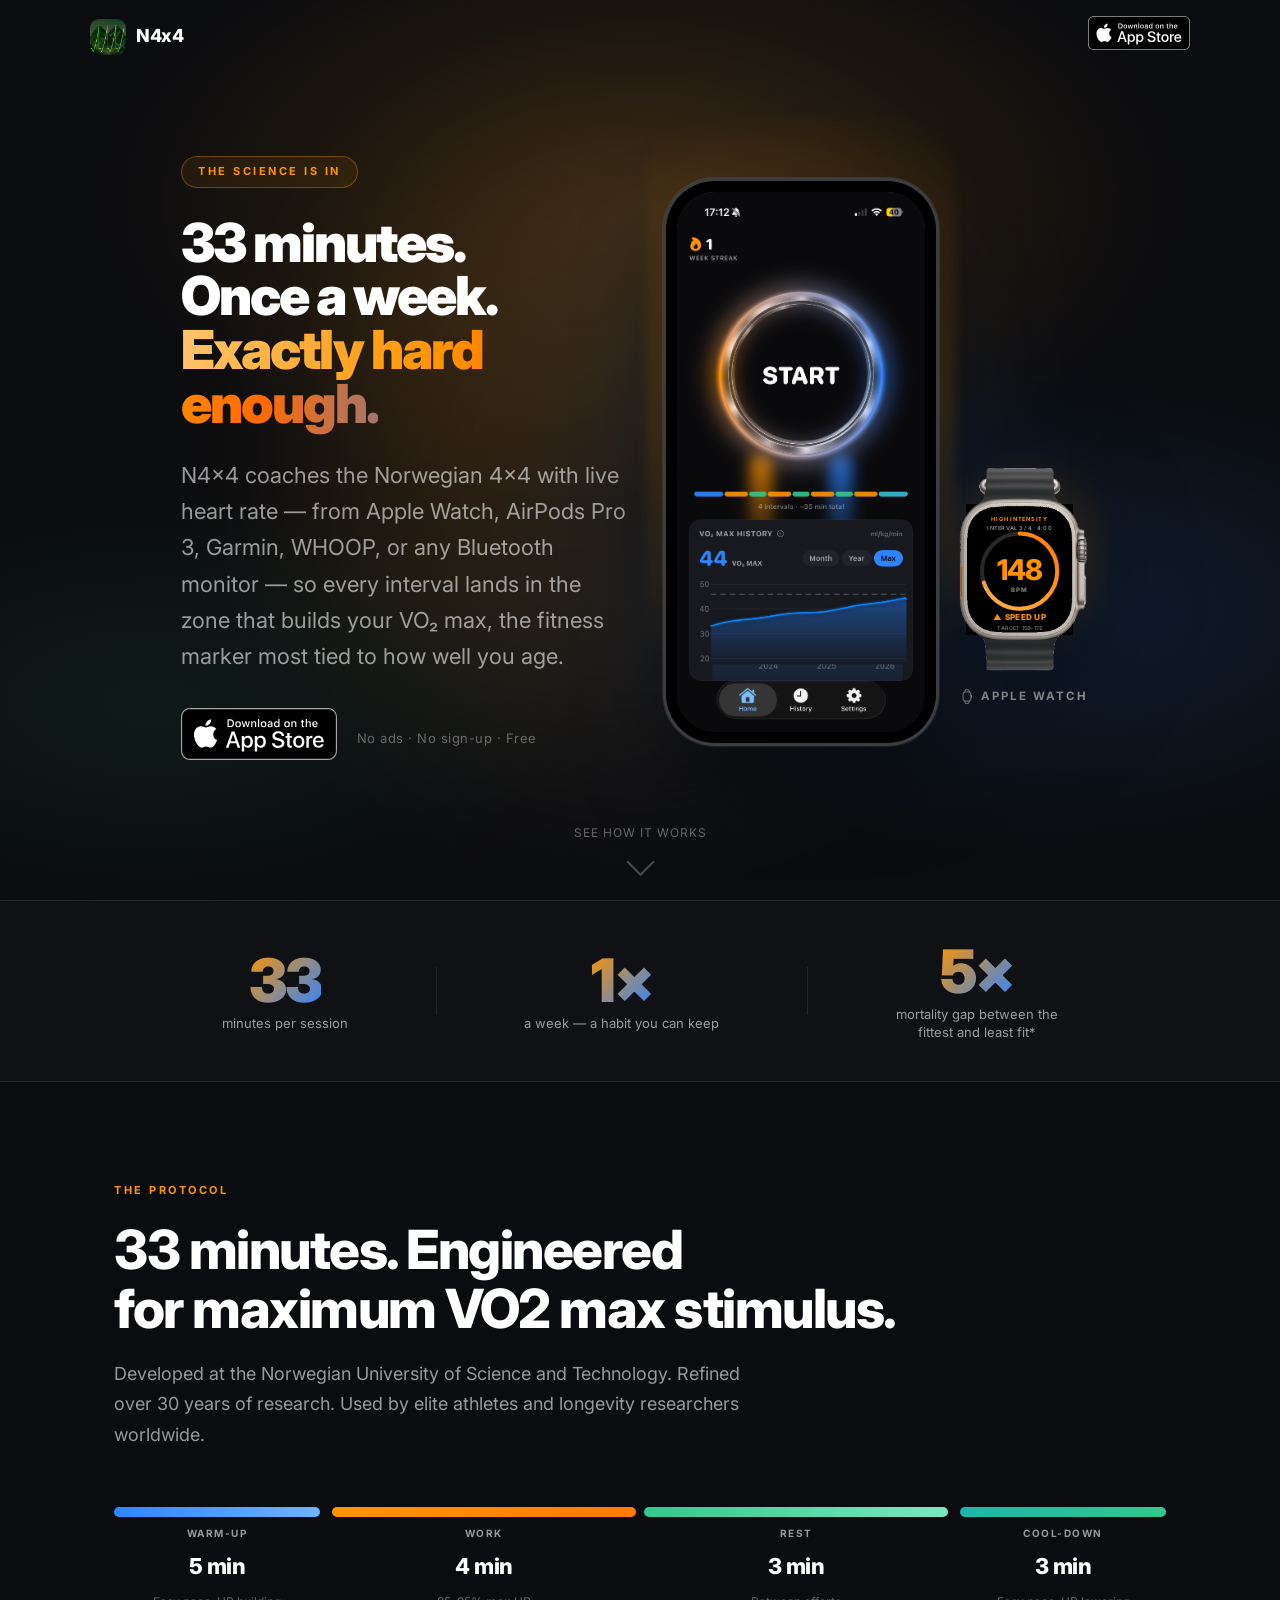
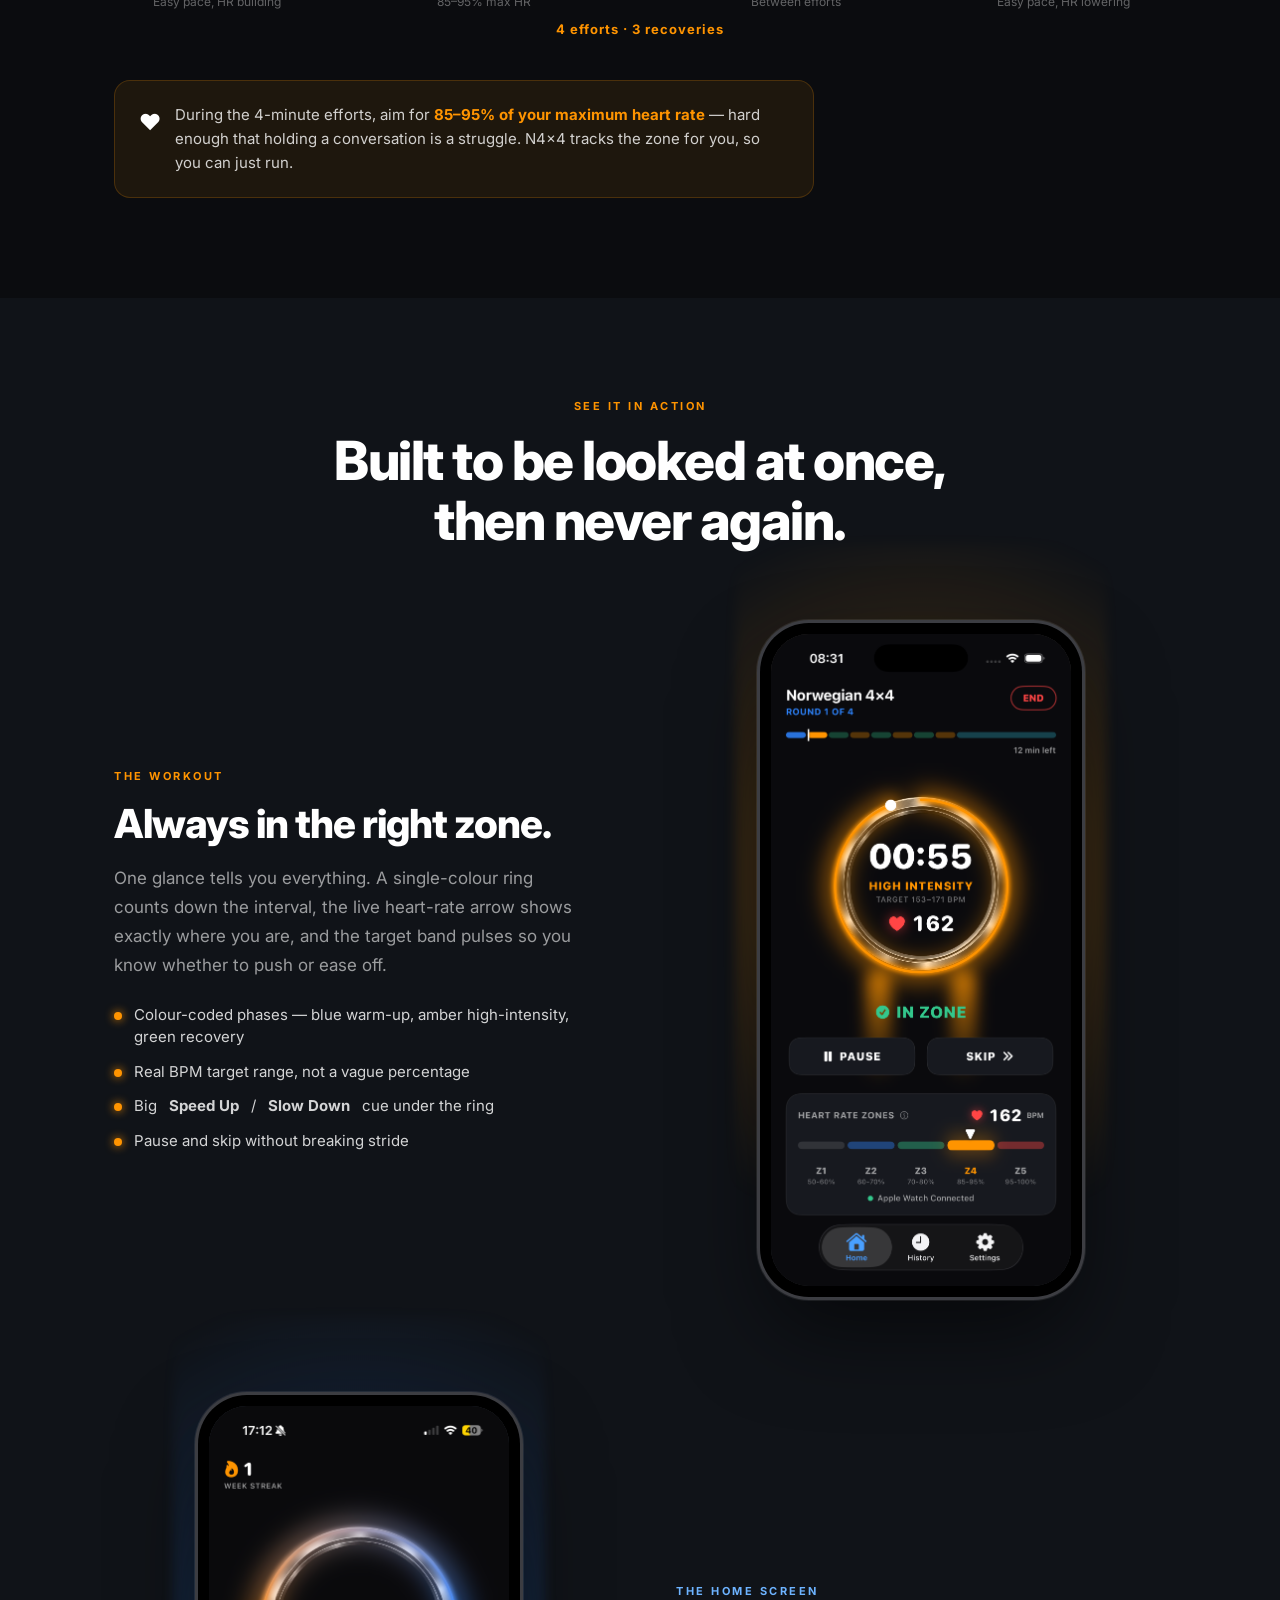
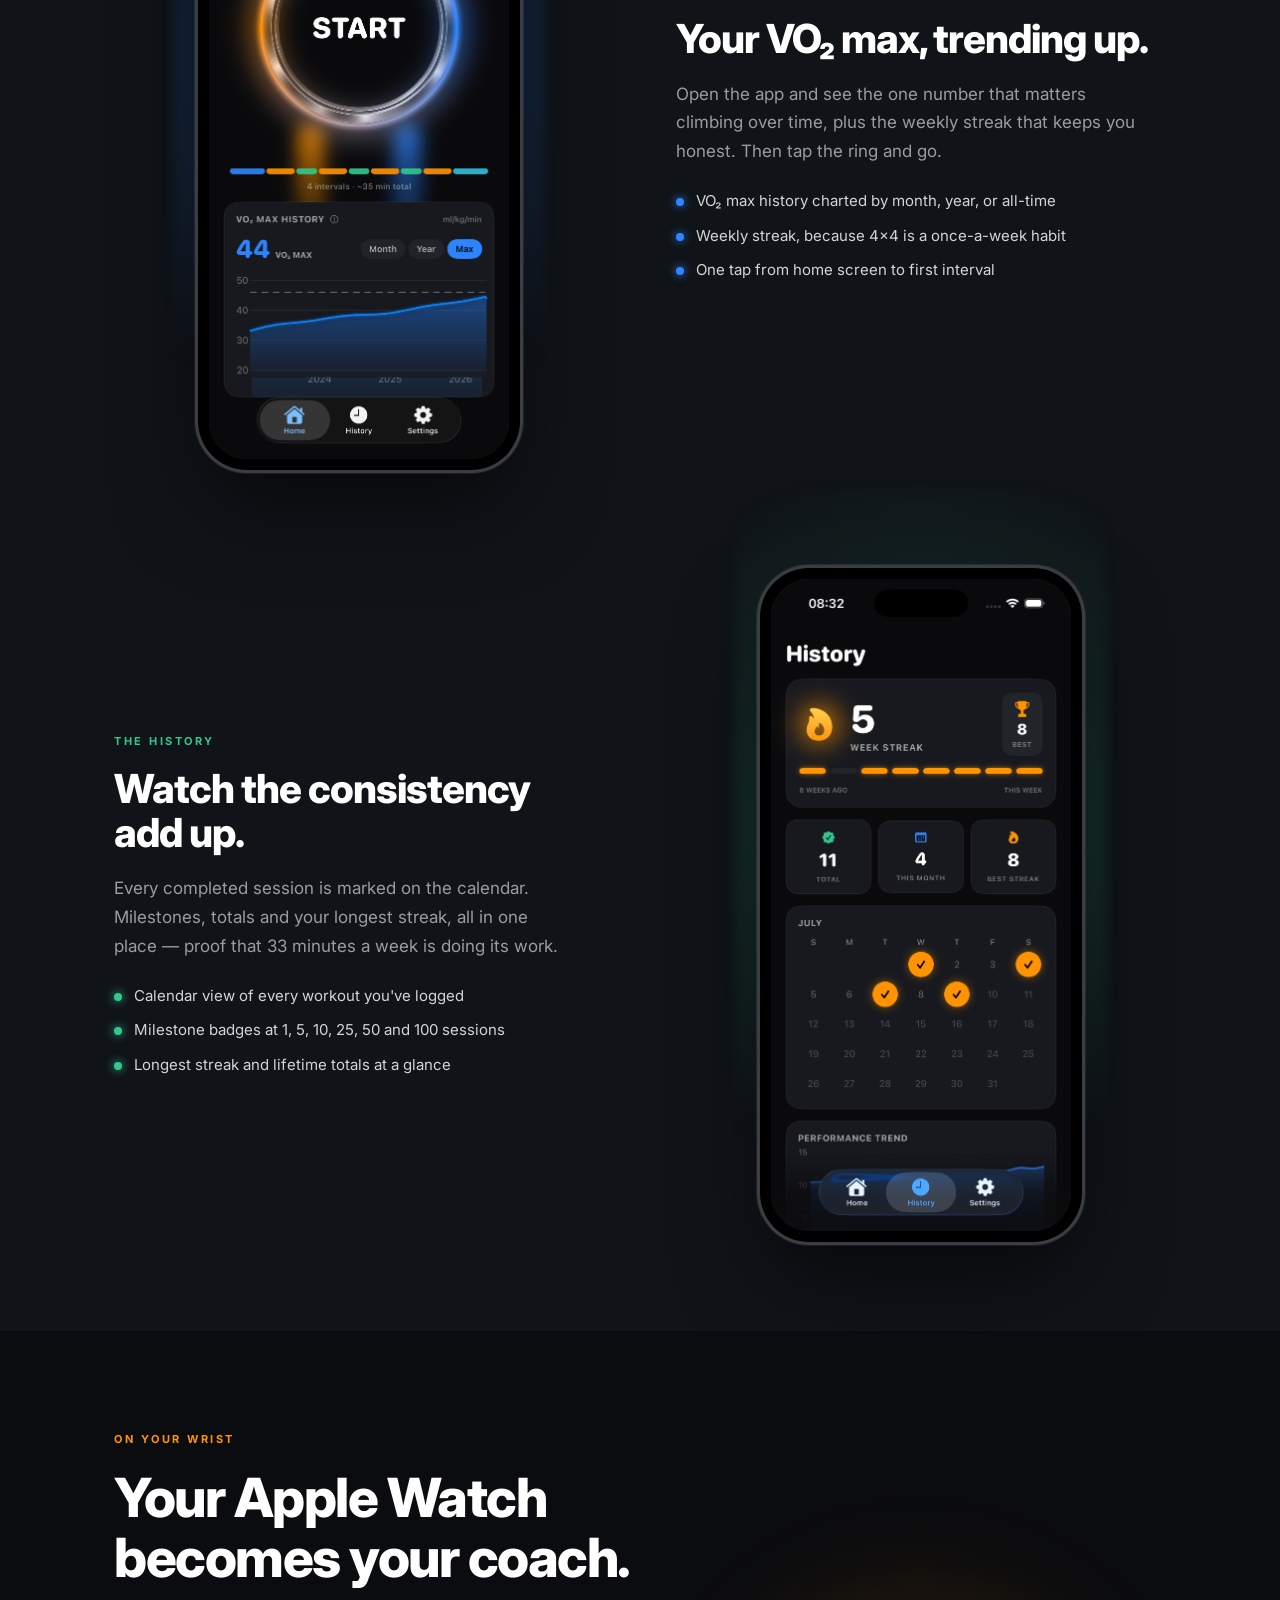
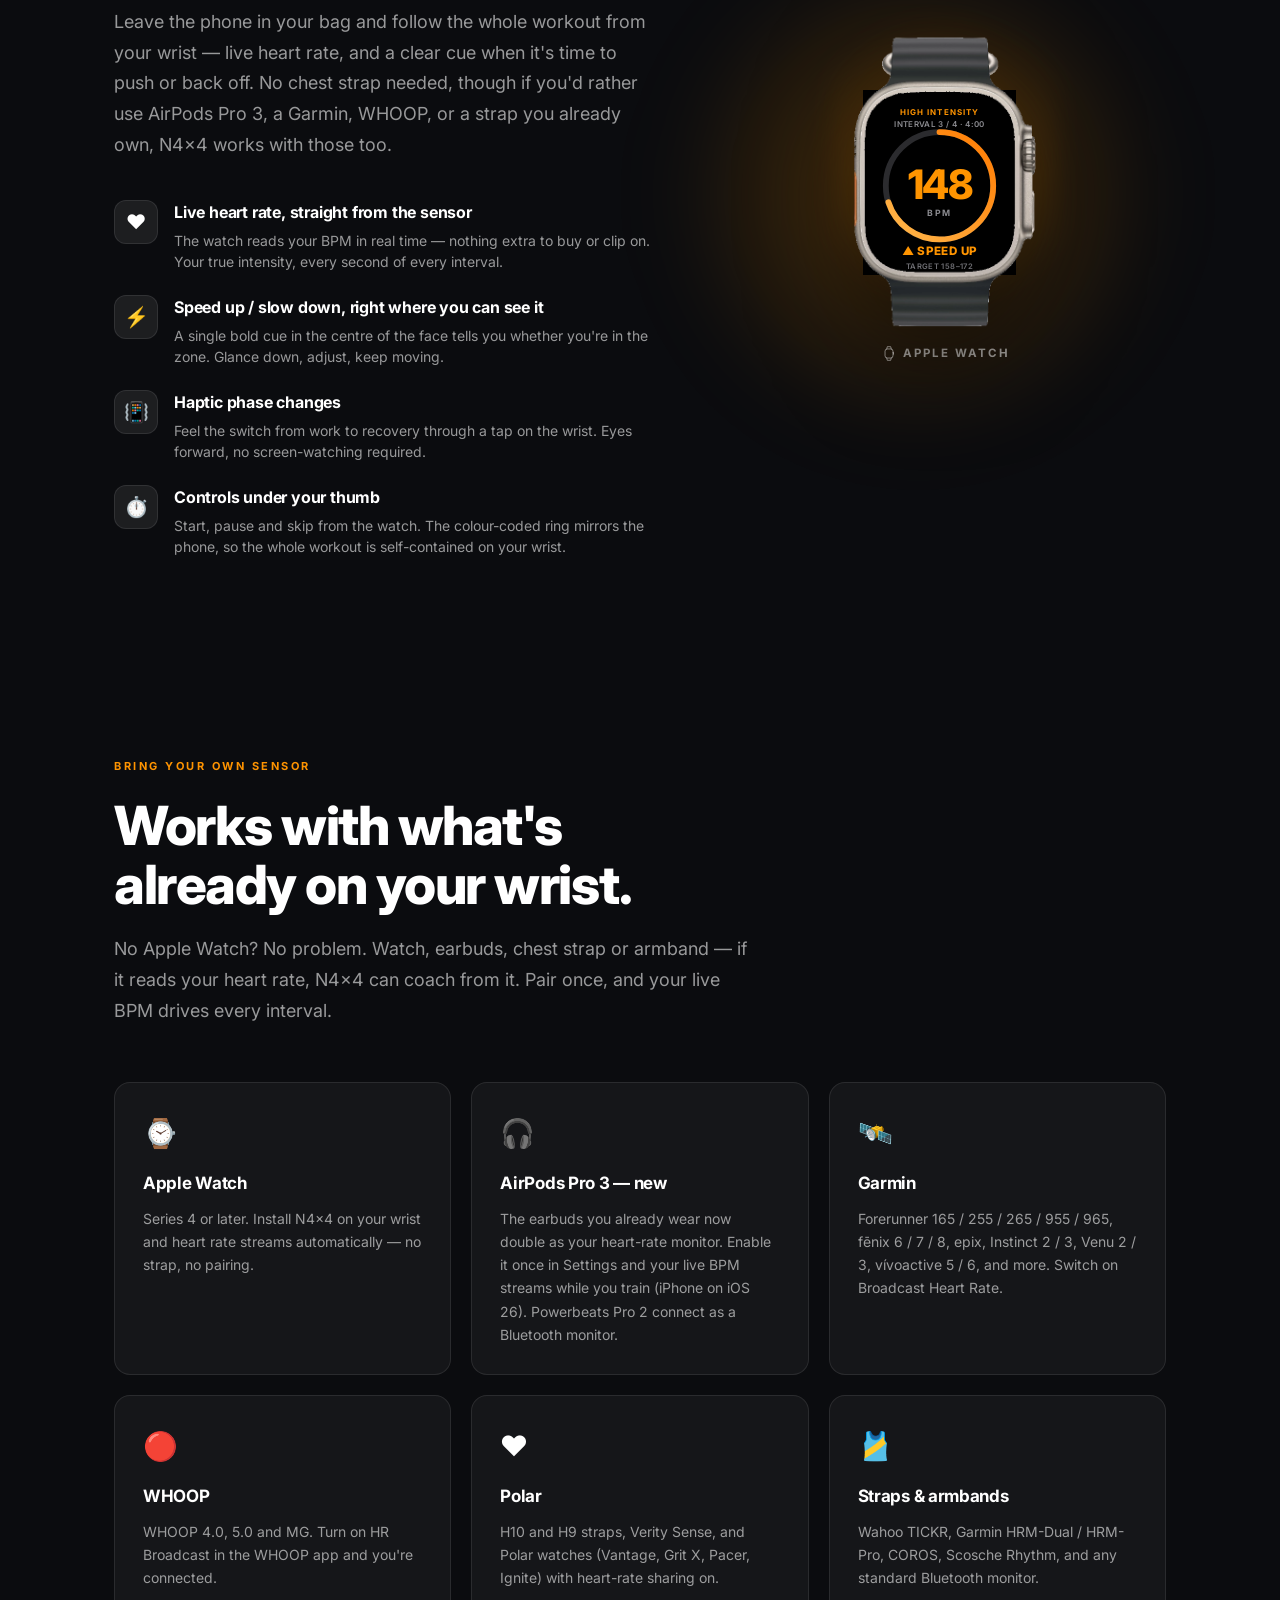
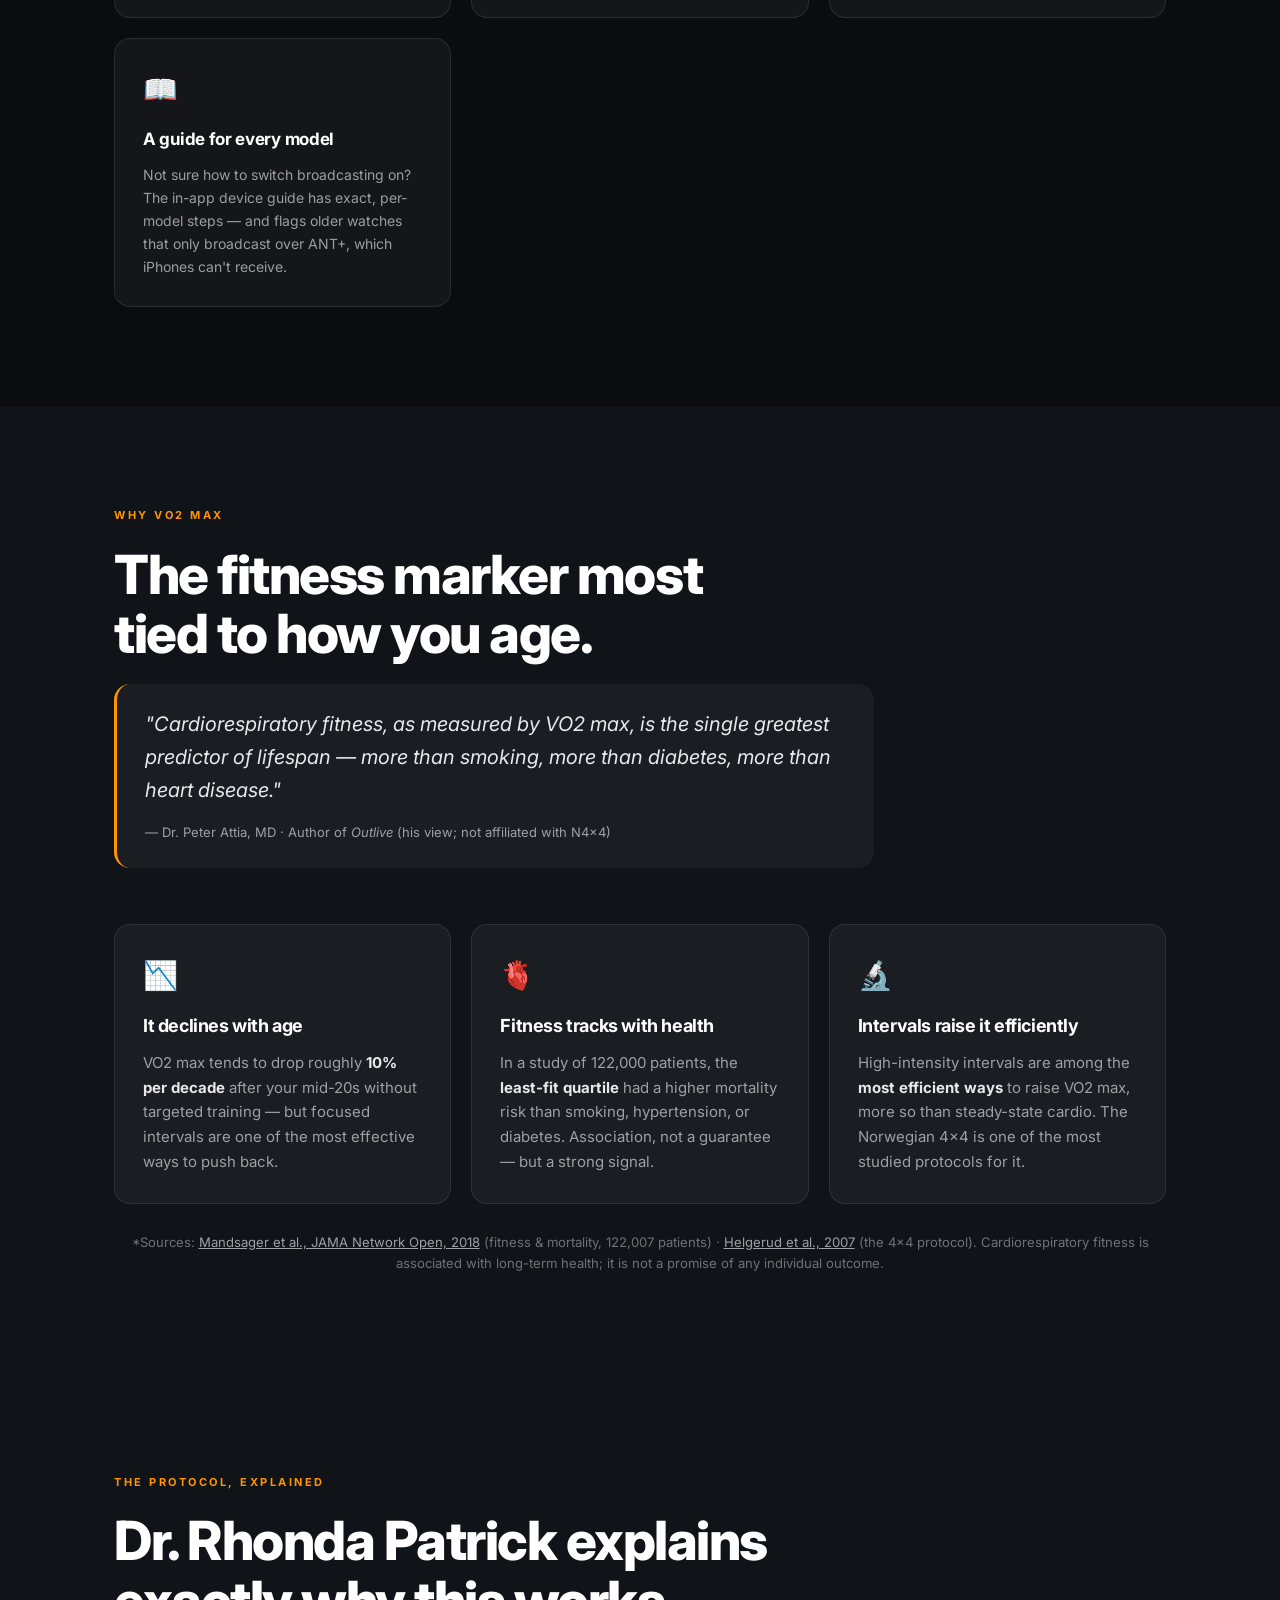
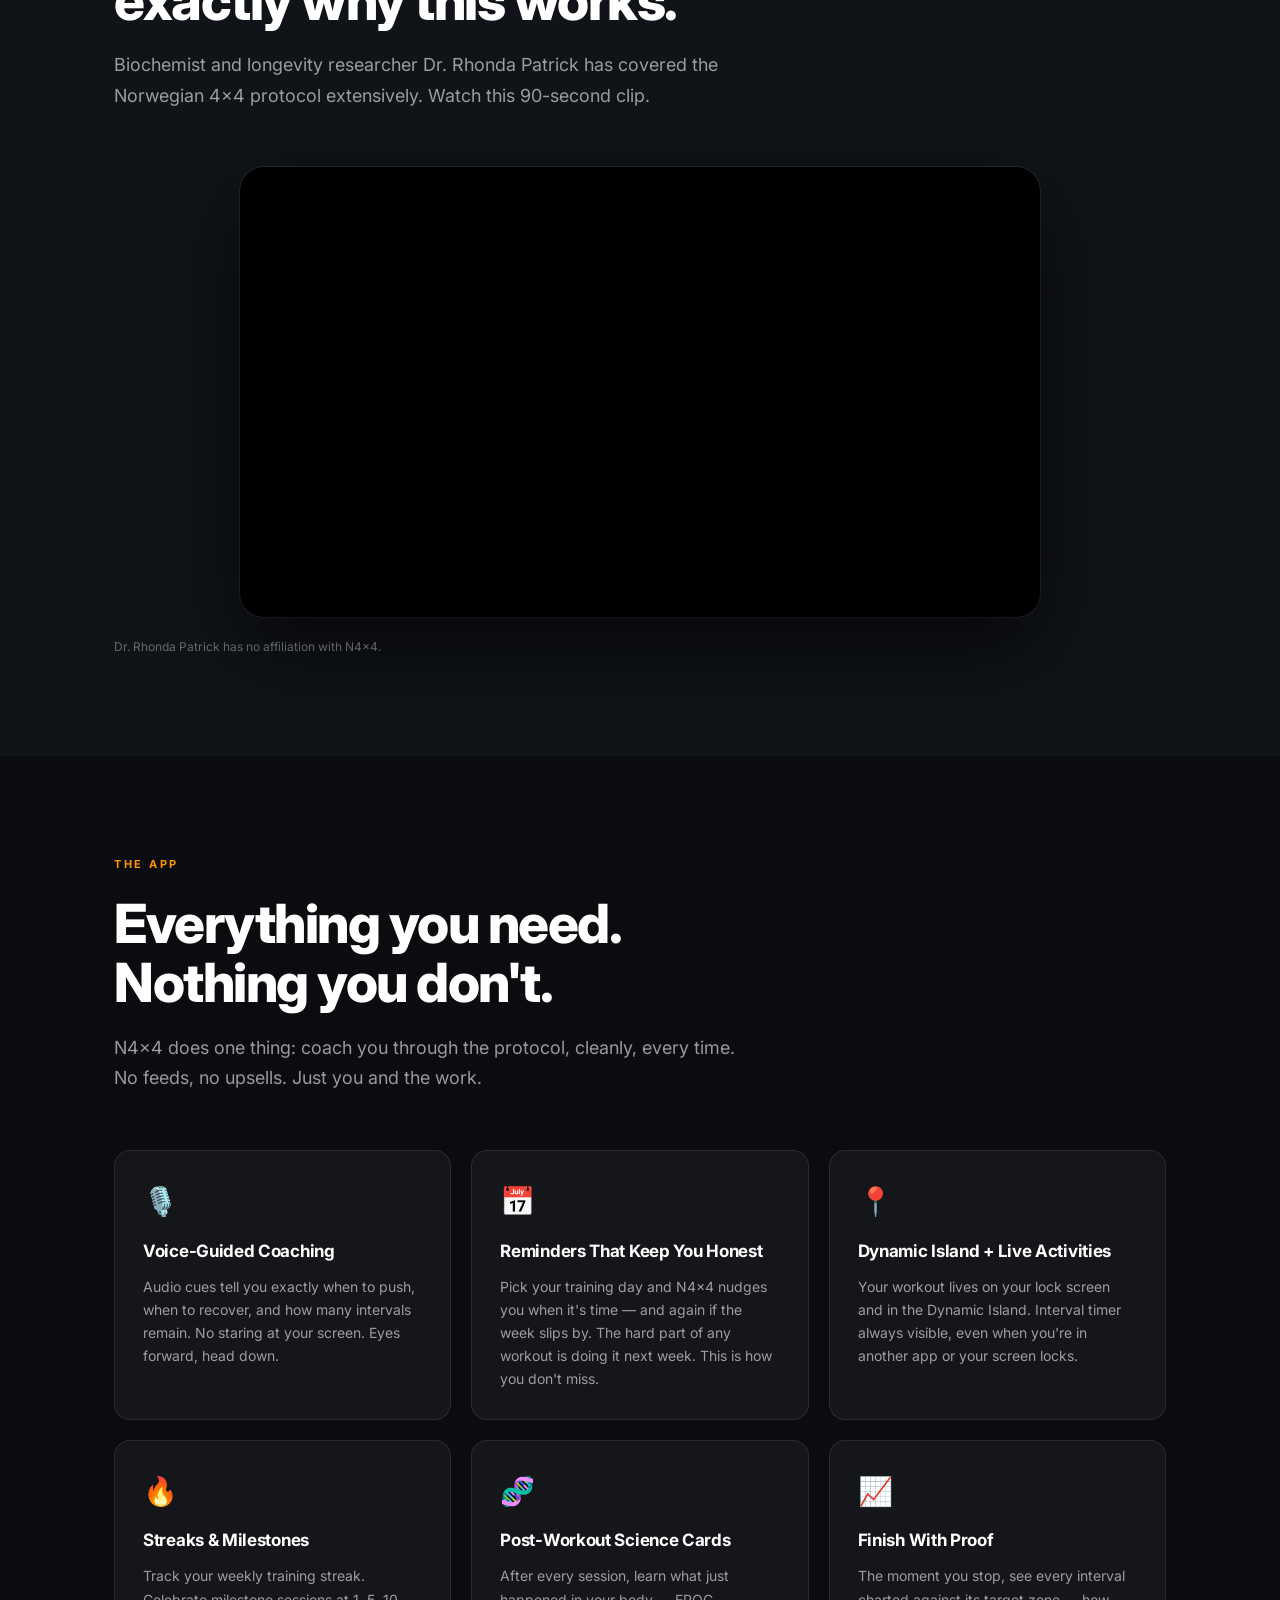
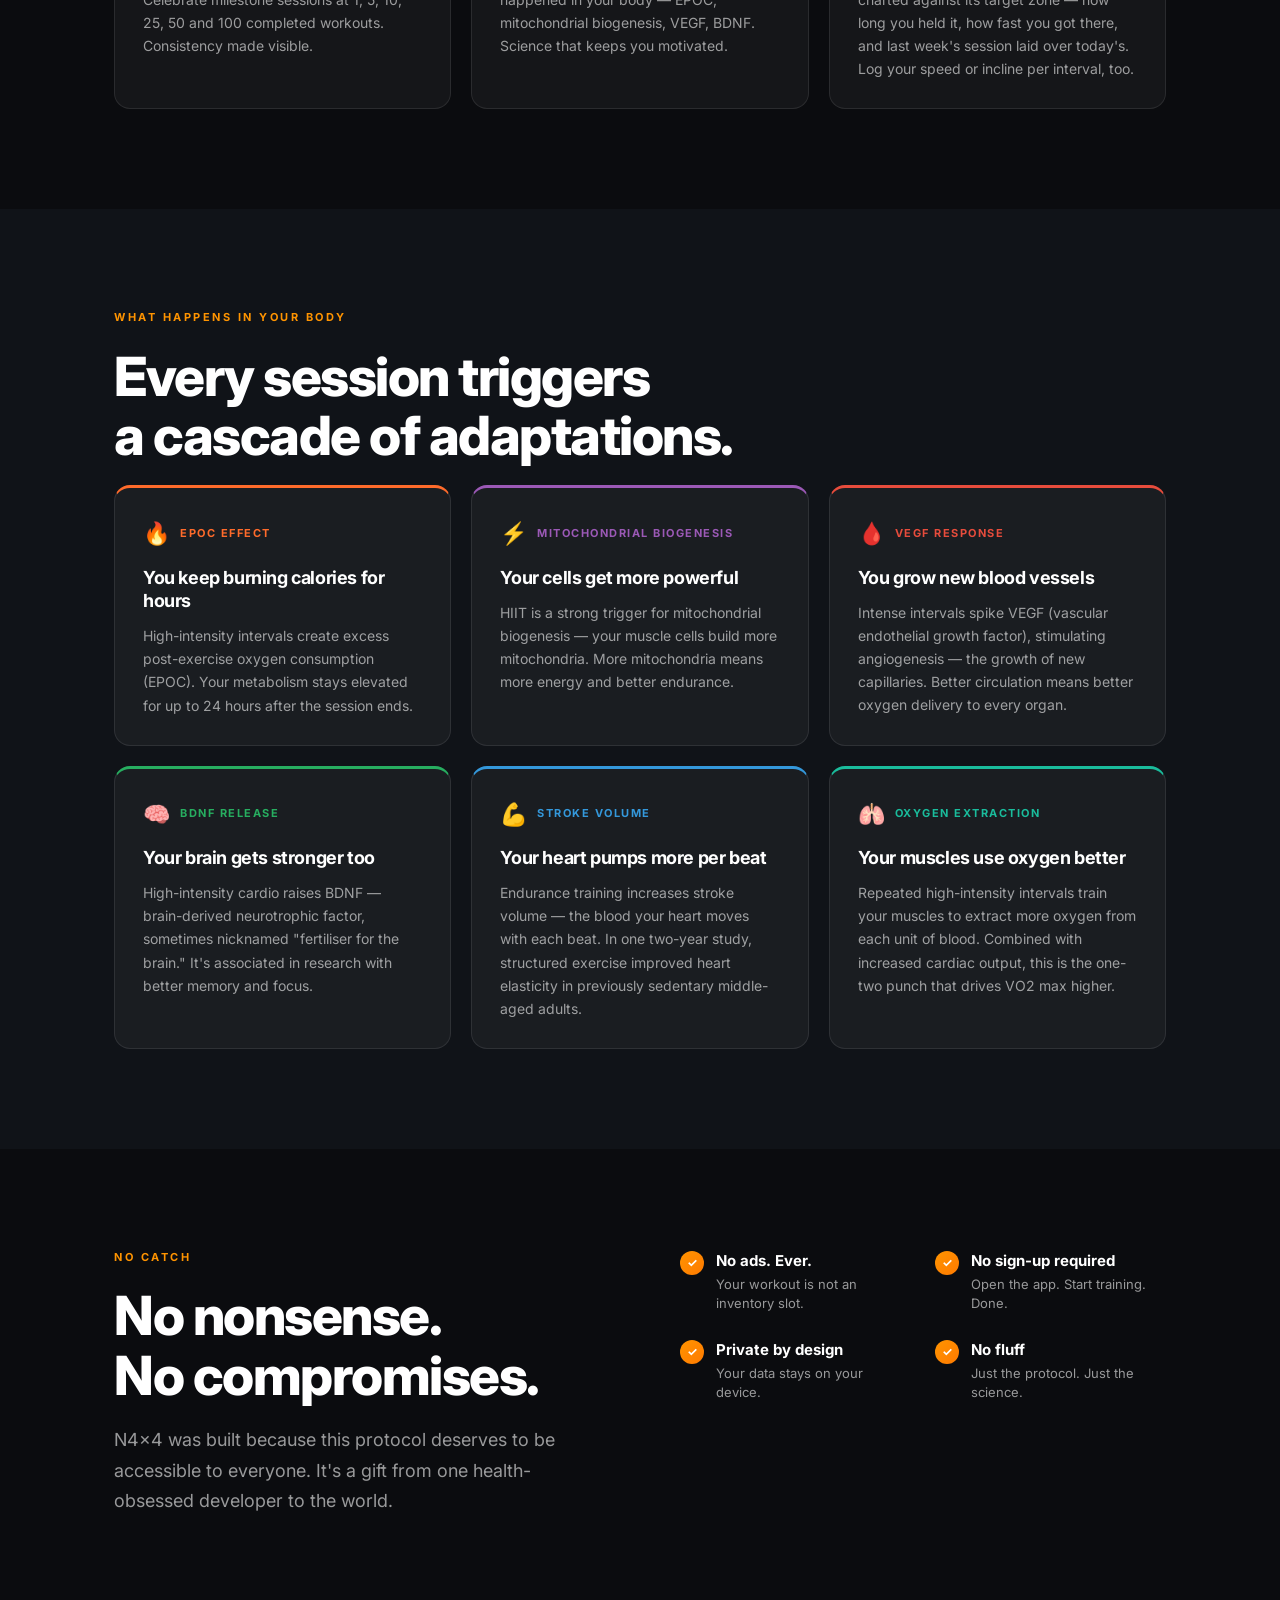
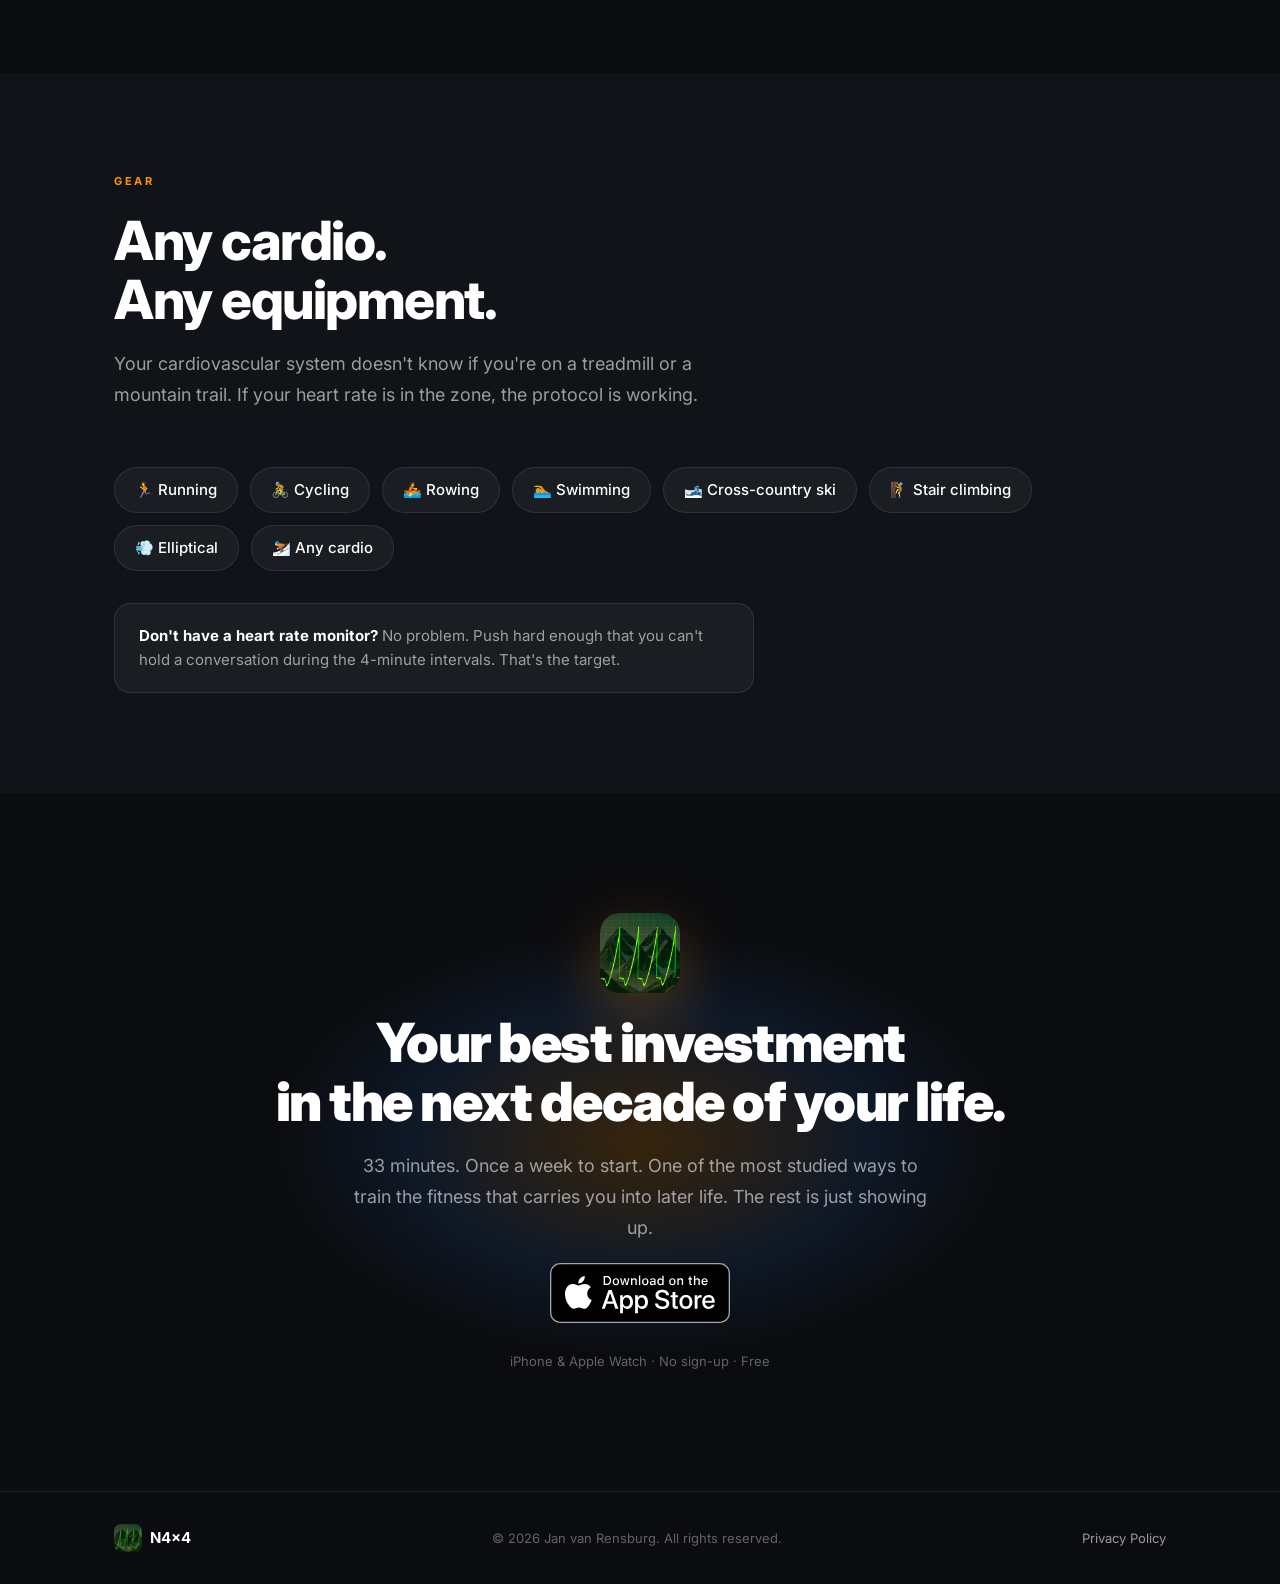
<file: website/index.html>
<!DOCTYPE html>
<html lang="en">
<head>
    <meta charset="UTF-8">
    <meta name="viewport" content="width=device-width, initial-scale=1.0">
    <title>N4x4 — The 33-Minute VO₂ Max Workout</title>
    <meta name="description" content="Your VO2 max is the number researchers tie most closely to a long, healthy life. N4x4 coaches you through the Norwegian 4x4 protocol — 33 minutes, once a week — with live heart rate from Apple Watch, AirPods Pro 3, Garmin, WHOOP, or any Bluetooth monitor.">
    <meta property="og:title" content="N4x4 — The 33-Minute VO₂ Max Workout">
    <meta property="og:description" content="If you do one thing for your health, make it this. 33 minutes, once a week, coached rep by rep. Live heart rate from Apple Watch, AirPods Pro 3, Garmin, WHOOP & Bluetooth straps.">
    <meta property="og:image" content="images/screen-home.png">
    <link rel="preconnect" href="https://fonts.googleapis.com">
    <link rel="preconnect" href="https://fonts.gstatic.com" crossorigin>
    <link href="https://fonts.googleapis.com/css2?family=Inter:wght@300;400;500;600;700;800;900&display=swap" rel="stylesheet">
    <link rel="stylesheet" href="styles.css">
</head>
<body>

<!-- Shared SVG defs for the Apple Watch face -->
<svg width="0" height="0" aria-hidden="true" style="position:absolute;pointer-events:none">
    <defs>
        <linearGradient id="uRing" x1="0" y1="0" x2="1" y2="1">
            <stop offset="0" stop-color="#FFB84D"/>
            <stop offset="1" stop-color="#FF7A00"/>
        </linearGradient>
    </defs>
</svg>

<!-- ───────────────── NAV ───────────────── -->
<nav class="nav" id="nav">
    <div class="nav-inner">
        <div class="nav-logo">
            <img src="images/n4x4.png" alt="N4x4" class="nav-icon">
            <span class="nav-name">N4x4</span>
        </div>
        <a href="https://apps.apple.com/app/id6686407796" target="_blank" class="nav-cta">
            <img src="images/download-on-the-app-store.svg" alt="Download on the App Store" class="nav-store-badge">
        </a>
    </div>
</nav>

<!-- ───────────────── HERO ───────────────── -->
<section class="hero">
    <div class="hero-bg"></div>
    <div class="hero-glow"></div>
    <div class="hero-content">
        <div class="hero-badge animate-in">THE SCIENCE IS IN</div>
        <h1 class="hero-headline animate-in delay-1">
            33 minutes.<br>
            Once a week.<br>
            <span class="gradient-text">Exactly hard enough.</span>
        </h1>
        <p class="hero-sub animate-in delay-2">
            N4x4 coaches the Norwegian 4x4 with live heart rate — from Apple Watch, AirPods Pro 3, Garmin, WHOOP, or any Bluetooth monitor — so every interval lands in the zone that builds your VO₂ max, the fitness marker most tied to how well you age.
        </p>
        <div class="hero-actions animate-in delay-3">
            <a href="https://apps.apple.com/app/id6686407796" target="_blank" class="store-badge-link">
                <img src="images/download-on-the-app-store.svg" alt="Download on the App Store" class="store-badge">
            </a>
            <span class="hero-meta">No ads · No sign-up · Free</span>
        </div>
    </div>
    <div class="hero-devices animate-in delay-3">
        <div class="device glow-amber">
            <img src="images/screen-home.png" alt="N4x4 home screen showing weekly streak and VO₂ max trend">
        </div>
        <div class="watch-mock">
            <div class="watch-device">
                <div class="watch-face">
                    <svg viewBox="0 0 210 256" preserveAspectRatio="xMidYMid meet" xmlns="http://www.w3.org/2000/svg" role="img" aria-label="Apple Watch Ultra running N4x4 — live heart rate 148 BPM with a Speed Up cue">
                        <text x="105" y="34" text-anchor="middle" fill="#FF9400" font-size="11" font-weight="700" letter-spacing="1.5">HIGH INTENSITY</text>
                        <text x="105" y="51" text-anchor="middle" fill="#8b8b90" font-size="11" font-weight="600" letter-spacing="0.5">INTERVAL 3 / 4 · 4:00</text>
                        <g transform="rotate(-90 105 132)">
                            <circle cx="105" cy="132" r="74" fill="none" stroke="#2b2b2e" stroke-width="8"/>
                            <circle cx="105" cy="132" r="74" fill="none" stroke="url(#uRing)" stroke-width="8" stroke-linecap="round" stroke-dasharray="465" stroke-dashoffset="140"/>
                        </g>
                        <text x="105" y="150" text-anchor="middle" fill="#FF9400" font-size="56" font-weight="800" letter-spacing="-2">148</text>
                        <text x="105" y="173" text-anchor="middle" fill="#8b8b90" font-size="12" font-weight="700" letter-spacing="2">BPM</text>
                        <text x="105" y="228" text-anchor="middle" fill="#FF9400" font-size="16" font-weight="800" letter-spacing="0.5">▲ SPEED UP</text>
                        <text x="105" y="247" text-anchor="middle" fill="#6f6f74" font-size="10.5" font-weight="600" letter-spacing="0.5">TARGET 158–172</text>
                    </svg>
                </div>
                <img class="watch-frame" src="images/watch-ultra-frame.png" alt="Apple Watch Ultra">
            </div>
            <div class="watch-caption">
                <svg viewBox="0 0 24 30" fill="none" xmlns="http://www.w3.org/2000/svg" aria-hidden="true">
                    <rect x="5" y="7" width="14" height="16" rx="4" stroke="currentColor" stroke-width="1.6"/>
                    <path d="M8 7l1-4h6l1 4M8 23l1 4h6l1-4" stroke="currentColor" stroke-width="1.6" stroke-linecap="round"/>
                    <rect x="19" y="12" width="1.7" height="5" rx="0.85" fill="currentColor"/>
                </svg>
                Apple Watch
            </div>
        </div>
    </div>
    <div class="hero-scroll-hint">
        <span>See how it works</span>
        <div class="scroll-arrow"></div>
    </div>
</section>

<!-- ───────────────── STAT BAR ───────────────── -->
<section class="stat-bar">
    <div class="stat-bar-inner">
        <div class="stat animate-in">
            <span class="stat-number">33</span>
            <span class="stat-label">minutes per session</span>
        </div>
        <div class="stat-divider"></div>
        <div class="stat animate-in delay-1">
            <span class="stat-number">1×</span>
            <span class="stat-label">a week — a habit you can keep</span>
        </div>
        <div class="stat-divider"></div>
        <div class="stat animate-in delay-2">
            <span class="stat-number">5×</span>
            <span class="stat-label">mortality gap between the<br>fittest and least fit*</span>
        </div>
    </div>
</section>

<!-- ───────────────── THE PROTOCOL ───────────────── -->
<section class="section protocol-section">
    <div class="container">
        <div class="section-label animate-in">THE PROTOCOL</div>
        <h2 class="section-headline animate-in delay-1">
            33 minutes. Engineered<br>for maximum VO2 max stimulus.
        </h2>
        <p class="section-sub animate-in delay-2">
            Developed at the Norwegian University of Science and Technology. Refined over 30 years of research. Used by elite athletes and longevity researchers worldwide.
        </p>

        <div class="protocol-timeline animate-in delay-2">
            <div class="protocol-phase warmup">
                <div class="phase-bar"></div>
                <div class="phase-label">Warm-up</div>
                <div class="phase-duration">5 min</div>
                <div class="phase-desc">Easy pace, HR building</div>
            </div>
            <div class="protocol-rounds">
                <div class="round animate-in delay-1">
                    <div class="round-work">
                        <div class="phase-bar work-bar"></div>
                        <div class="phase-label">WORK</div>
                        <div class="phase-duration">4 min</div>
                        <div class="phase-desc">85–95% max HR</div>
                    </div>
                    <div class="round-rest">
                        <div class="phase-bar rest-bar"></div>
                        <div class="phase-label">REST</div>
                        <div class="phase-duration">3 min</div>
                        <div class="phase-desc">Between efforts</div>
                    </div>
                </div>
                <div class="rounds-repeat animate-in delay-2">4 efforts · 3 recoveries</div>
            </div>
            <div class="protocol-phase cooldown">
                <div class="phase-bar"></div>
                <div class="phase-label">Cool-down</div>
                <div class="phase-duration">3 min</div>
                <div class="phase-desc">Easy pace, HR lowering</div>
            </div>
        </div>

        <div class="protocol-hr-note animate-in delay-3">
            <span class="hr-icon">❤️</span>
            <p>During the 4-minute efforts, aim for <strong>85–95% of your maximum heart rate</strong> — hard enough that holding a conversation is a struggle. N4x4 tracks the zone for you, so you can just run.</p>
        </div>
    </div>
</section>

<!-- ───────────────── SHOWCASE ───────────────── -->
<section class="section showcase-section">
    <div class="container">
        <div class="showcase-intro">
            <div class="section-label animate-in">SEE IT IN ACTION</div>
            <h2 class="section-headline animate-in delay-1">Built to be looked at once,<br>then never again.</h2>
        </div>

        <!-- Row 1: Workout / zones -->
        <div class="showcase-row">
            <div class="showcase-copy animate-in">
                <div class="showcase-eyebrow amber">The workout</div>
                <h3 class="showcase-title">Always in the right zone.</h3>
                <p class="showcase-body">One glance tells you everything. A single-colour ring counts down the interval, the live heart-rate arrow shows exactly where you are, and the target band pulses so you know whether to push or ease off.</p>
                <ul class="showcase-points amber">
                    <li>Colour-coded phases — blue warm-up, amber high-intensity, green recovery</li>
                    <li>Real BPM target range, not a vague percentage</li>
                    <li>Big <strong>Speed Up</strong> / <strong>Slow Down</strong> cue under the ring</li>
                    <li>Pause and skip without breaking stride</li>
                </ul>
            </div>
            <div class="showcase-device animate-in delay-1">
                <div class="device glow-amber">
                    <img src="images/screen-workout.png" alt="N4x4 workout screen with the interval ring, live heart rate and target zone">
                </div>
            </div>
        </div>

        <!-- Row 2: Home / VO2 -->
        <div class="showcase-row reverse">
            <div class="showcase-copy animate-in">
                <div class="showcase-eyebrow blue">The home screen</div>
                <h3 class="showcase-title">Your VO₂ max, trending up.</h3>
                <p class="showcase-body">Open the app and see the one number that matters climbing over time, plus the weekly streak that keeps you honest. Then tap the ring and go.</p>
                <ul class="showcase-points blue">
                    <li>VO₂ max history charted by month, year, or all-time</li>
                    <li>Weekly streak, because 4×4 is a once-a-week habit</li>
                    <li>One tap from home screen to first interval</li>
                </ul>
            </div>
            <div class="showcase-device animate-in delay-1">
                <div class="device glow-blue">
                    <img src="images/screen-home.png" alt="N4x4 home screen showing streak and VO₂ max trend graph">
                </div>
            </div>
        </div>

        <!-- Row 3: History -->
        <div class="showcase-row">
            <div class="showcase-copy animate-in">
                <div class="showcase-eyebrow green">The history</div>
                <h3 class="showcase-title">Watch the consistency add up.</h3>
                <p class="showcase-body">Every completed session is marked on the calendar. Milestones, totals and your longest streak, all in one place — proof that 33 minutes a week is doing its work.</p>
                <ul class="showcase-points green">
                    <li>Calendar view of every workout you've logged</li>
                    <li>Milestone badges at 1, 5, 10, 25, 50 and 100 sessions</li>
                    <li>Longest streak and lifetime totals at a glance</li>
                </ul>
            </div>
            <div class="showcase-device animate-in delay-1">
                <div class="device glow-green">
                    <img src="images/screen-history.png" alt="N4x4 history screen with workout calendar and milestones">
                </div>
            </div>
        </div>
    </div>
</section>

<!-- ───────────────── APPLE WATCH ───────────────── -->
<section class="section watch-section">
    <div class="watch-glow"></div>
    <div class="container">
        <div class="watch-inner">
            <div class="watch-copy">
                <div class="section-label animate-in">ON YOUR WRIST</div>
                <h2 class="section-headline animate-in delay-1">Your Apple Watch<br>becomes your coach.</h2>
                <p class="section-sub animate-in delay-2" style="margin-bottom:0;">Leave the phone in your bag and follow the whole workout from your wrist — live heart rate, and a clear cue when it's time to push or back off. No chest strap needed, though if you'd rather use AirPods Pro 3, a Garmin, WHOOP, or a strap you already own, N4x4 works with those too.</p>
                <div class="watch-features">
                    <div class="watch-feature animate-in delay-1">
                        <div class="watch-feature-icon">❤️</div>
                        <div>
                            <h4>Live heart rate, straight from the sensor</h4>
                            <p>The watch reads your BPM in real time — nothing extra to buy or clip on. Your true intensity, every second of every interval.</p>
                        </div>
                    </div>
                    <div class="watch-feature animate-in delay-2">
                        <div class="watch-feature-icon">⚡</div>
                        <div>
                            <h4>Speed up / slow down, right where you can see it</h4>
                            <p>A single bold cue in the centre of the face tells you whether you're in the zone. Glance down, adjust, keep moving.</p>
                        </div>
                    </div>
                    <div class="watch-feature animate-in delay-1">
                        <div class="watch-feature-icon">📳</div>
                        <div>
                            <h4>Haptic phase changes</h4>
                            <p>Feel the switch from work to recovery through a tap on the wrist. Eyes forward, no screen-watching required.</p>
                        </div>
                    </div>
                    <div class="watch-feature animate-in delay-2">
                        <div class="watch-feature-icon">⏱️</div>
                        <div>
                            <h4>Controls under your thumb</h4>
                            <p>Start, pause and skip from the watch. The colour-coded ring mirrors the phone, so the whole workout is self-contained on your wrist.</p>
                        </div>
                    </div>
                </div>
            </div>
            <div class="watch-stage animate-in delay-1">
                <div class="watch-mock">
                    <div class="watch-device">
                        <div class="watch-face">
                            <svg viewBox="0 0 210 256" preserveAspectRatio="xMidYMid meet" xmlns="http://www.w3.org/2000/svg" role="img" aria-label="Apple Watch Ultra running N4x4 — live heart rate 148 BPM with a Speed Up cue">
                                <text x="105" y="34" text-anchor="middle" fill="#FF9400" font-size="11" font-weight="700" letter-spacing="1.5">HIGH INTENSITY</text>
                                <text x="105" y="51" text-anchor="middle" fill="#8b8b90" font-size="11" font-weight="600" letter-spacing="0.5">INTERVAL 3 / 4 · 4:00</text>
                                <g transform="rotate(-90 105 132)">
                                    <circle cx="105" cy="132" r="74" fill="none" stroke="#2b2b2e" stroke-width="8"/>
                                    <circle cx="105" cy="132" r="74" fill="none" stroke="url(#uRing)" stroke-width="8" stroke-linecap="round" stroke-dasharray="465" stroke-dashoffset="140"/>
                                </g>
                                <text x="105" y="150" text-anchor="middle" fill="#FF9400" font-size="56" font-weight="800" letter-spacing="-2">148</text>
                                <text x="105" y="173" text-anchor="middle" fill="#8b8b90" font-size="12" font-weight="700" letter-spacing="2">BPM</text>
                                <text x="105" y="228" text-anchor="middle" fill="#FF9400" font-size="16" font-weight="800" letter-spacing="0.5">▲ SPEED UP</text>
                                <text x="105" y="247" text-anchor="middle" fill="#6f6f74" font-size="10.5" font-weight="600" letter-spacing="0.5">TARGET 158–172</text>
                            </svg>
                        </div>
                        <img class="watch-frame" src="images/watch-ultra-frame.png" alt="Apple Watch Ultra">
                    </div>
                    <div class="watch-caption">
                        <svg viewBox="0 0 24 30" fill="none" xmlns="http://www.w3.org/2000/svg" aria-hidden="true">
                            <rect x="5" y="7" width="14" height="16" rx="4" stroke="currentColor" stroke-width="1.6"/>
                            <path d="M8 7l1-4h6l1 4M8 23l1 4h6l1-4" stroke="currentColor" stroke-width="1.6" stroke-linecap="round"/>
                            <rect x="19" y="12" width="1.7" height="5" rx="0.85" fill="currentColor"/>
                        </svg>
                        Apple Watch
                    </div>
                </div>
            </div>
        </div>
    </div>
</section>

<!-- ───────────────── SUPPORTED DEVICES ───────────────── -->
<section class="section features-section">
    <div class="container">
        <div class="section-label animate-in">BRING YOUR OWN SENSOR</div>
        <h2 class="section-headline animate-in delay-1">
            Works with what's<br>already on your wrist.
        </h2>
        <p class="section-sub animate-in delay-2">
            No Apple Watch? No problem. Watch, earbuds, chest strap or armband — if it reads your heart rate, N4x4 can coach from it. Pair once, and your live BPM drives every interval.
        </p>

        <div class="features-grid">
            <div class="feature-card animate-in delay-1">
                <div class="feature-icon">⌚</div>
                <h3 class="feature-title">Apple Watch</h3>
                <p class="feature-body">Series 4 or later. Install N4x4 on your wrist and heart rate streams automatically — no strap, no pairing.</p>
            </div>
            <div class="feature-card animate-in delay-2">
                <div class="feature-icon">🎧</div>
                <h3 class="feature-title">AirPods Pro 3 — new</h3>
                <p class="feature-body">The earbuds you already wear now double as your heart-rate monitor. Enable it once in Settings and your live BPM streams while you train (iPhone on iOS 26). Powerbeats Pro 2 connect as a Bluetooth monitor.</p>
            </div>
            <div class="feature-card animate-in delay-2">
                <div class="feature-icon">🛰️</div>
                <h3 class="feature-title">Garmin</h3>
                <p class="feature-body">Forerunner 165 / 255 / 265 / 955 / 965, fēnix 6 / 7 / 8, epix, Instinct 2 / 3, Venu 2 / 3, vívoactive 5 / 6, and more. Switch on Broadcast Heart Rate.</p>
            </div>
            <div class="feature-card animate-in delay-3">
                <div class="feature-icon">🔴</div>
                <h3 class="feature-title">WHOOP</h3>
                <p class="feature-body">WHOOP 4.0, 5.0 and MG. Turn on HR Broadcast in the WHOOP app and you're connected.</p>
            </div>
            <div class="feature-card animate-in delay-1">
                <div class="feature-icon">❤️</div>
                <h3 class="feature-title">Polar</h3>
                <p class="feature-body">H10 and H9 straps, Verity Sense, and Polar watches (Vantage, Grit X, Pacer, Ignite) with heart-rate sharing on.</p>
            </div>
            <div class="feature-card animate-in delay-2">
                <div class="feature-icon">🎽</div>
                <h3 class="feature-title">Straps &amp; armbands</h3>
                <p class="feature-body">Wahoo TICKR, Garmin HRM-Dual / HRM-Pro, COROS, Scosche Rhythm, and any standard Bluetooth monitor.</p>
            </div>
            <div class="feature-card animate-in delay-3">
                <div class="feature-icon">📖</div>
                <h3 class="feature-title">A guide for every model</h3>
                <p class="feature-body">Not sure how to switch broadcasting on? The in-app device guide has exact, per-model steps — and flags older watches that only broadcast over ANT+, which iPhones can't receive.</p>
            </div>
        </div>
    </div>
</section>

<!-- ───────────────── VO2 MAX SCIENCE ───────────────── -->
<section class="section vo2-section">
    <div class="container">
        <div class="section-label animate-in">WHY VO2 MAX</div>
        <h2 class="section-headline animate-in delay-1">
            The fitness marker most<br>tied to how you age.
        </h2>

        <blockquote class="quote-block animate-in delay-2">
            <p class="quote-text">"Cardiorespiratory fitness, as measured by VO2 max, is the single greatest predictor of lifespan — more than smoking, more than diabetes, more than heart disease."</p>
            <cite class="quote-cite">— Dr. Peter Attia, MD · Author of <em>Outlive</em> (his view; not affiliated with N4x4)</cite>
        </blockquote>

        <div class="vo2-cards">
            <div class="vo2-card animate-in delay-1">
                <div class="vo2-card-icon">📉</div>
                <h3 class="vo2-card-title">It declines with age</h3>
                <p class="vo2-card-body">VO2 max tends to drop roughly <strong>10% per decade</strong> after your mid-20s without targeted training — but focused intervals are one of the most effective ways to push back.</p>
            </div>
            <div class="vo2-card animate-in delay-2">
                <div class="vo2-card-icon">🫀</div>
                <h3 class="vo2-card-title">Fitness tracks with health</h3>
                <p class="vo2-card-body">In a study of 122,000 patients, the <strong>least-fit quartile</strong> had a higher mortality risk than smoking, hypertension, or diabetes. Association, not a guarantee — but a strong signal.</p>
            </div>
            <div class="vo2-card animate-in delay-3">
                <div class="vo2-card-icon">🔬</div>
                <h3 class="vo2-card-title">Intervals raise it efficiently</h3>
                <p class="vo2-card-body">High-intensity intervals are among the <strong>most efficient ways</strong> to raise VO2 max, more so than steady-state cardio. The Norwegian 4x4 is one of the most studied protocols for it.</p>
            </div>
        </div>

        <p class="vo2-sources animate-in delay-3" style="margin-top:28px;font-size:0.82rem;color:rgba(255,255,255,0.4);line-height:1.6;text-align:center;">
            *Sources: <a href="https://jamanetwork.com/journals/jamanetworkopen/fullarticle/2707428" target="_blank" rel="noopener" style="color:rgba(255,255,255,0.6);">Mandsager et al., JAMA Network Open, 2018</a> (fitness &amp; mortality, 122,007 patients) ·
            <a href="https://pubmed.ncbi.nlm.nih.gov/17414804/" target="_blank" rel="noopener" style="color:rgba(255,255,255,0.6);">Helgerud et al., 2007</a> (the 4×4 protocol). Cardiorespiratory fitness is associated with long-term health; it is not a promise of any individual outcome.
        </p>
    </div>
</section>

<!-- ───────────────── VIDEO ───────────────── -->
<section class="section video-section">
    <div class="container">
        <div class="section-label animate-in">THE PROTOCOL, EXPLAINED</div>
        <h2 class="section-headline animate-in delay-1">
            Dr. Rhonda Patrick explains<br>exactly why this works.
        </h2>
        <p class="section-sub animate-in delay-2">
            Biochemist and longevity researcher Dr. Rhonda Patrick has covered the Norwegian 4x4 protocol extensively. Watch this 90-second clip.
        </p>
        <div class="video-wrapper animate-in delay-2">
            <div class="responsive-video">
                <iframe
                    src="https://www.youtube-nocookie.com/embed/MjKrwsfr-js?start=303&rel=0"
                    title="Dr. Rhonda Patrick on Norwegian 4x4 HIIT"
                    frameborder="0"
                    allow="accelerometer; autoplay; clipboard-write; encrypted-media; gyroscope; picture-in-picture; web-share"
                    allowfullscreen>
                </iframe>
            </div>
        </div>
        <p class="video-disclaimer animate-in delay-3">Dr. Rhonda Patrick has no affiliation with N4x4.</p>
    </div>
</section>

<!-- ───────────────── APP FEATURES ───────────────── -->
<section class="section features-section">
    <div class="container">
        <div class="section-label animate-in">THE APP</div>
        <h2 class="section-headline animate-in delay-1">
            Everything you need.<br>Nothing you don't.
        </h2>
        <p class="section-sub animate-in delay-2">
            N4x4 does one thing: coach you through the protocol, cleanly, every time. No feeds, no upsells. Just you and the work.
        </p>

        <div class="features-grid">
            <div class="feature-card animate-in delay-1">
                <div class="feature-icon">🎙️</div>
                <h3 class="feature-title">Voice-Guided Coaching</h3>
                <p class="feature-body">Audio cues tell you exactly when to push, when to recover, and how many intervals remain. No staring at your screen. Eyes forward, head down.</p>
            </div>
            <div class="feature-card animate-in delay-2">
                <div class="feature-icon">📅</div>
                <h3 class="feature-title">Reminders That Keep You Honest</h3>
                <p class="feature-body">Pick your training day and N4x4 nudges you when it's time — and again if the week slips by. The hard part of any workout is doing it next week. This is how you don't miss.</p>
            </div>
            <div class="feature-card animate-in delay-3">
                <div class="feature-icon">📍</div>
                <h3 class="feature-title">Dynamic Island + Live Activities</h3>
                <p class="feature-body">Your workout lives on your lock screen and in the Dynamic Island. Interval timer always visible, even when you're in another app or your screen locks.</p>
            </div>
            <div class="feature-card animate-in delay-1">
                <div class="feature-icon">🔥</div>
                <h3 class="feature-title">Streaks & Milestones</h3>
                <p class="feature-body">Track your weekly training streak. Celebrate milestone sessions at 1, 5, 10, 25, 50 and 100 completed workouts. Consistency made visible.</p>
            </div>
            <div class="feature-card animate-in delay-2">
                <div class="feature-icon">🧬</div>
                <h3 class="feature-title">Post-Workout Science Cards</h3>
                <p class="feature-body">After every session, learn what just happened in your body — EPOC, mitochondrial biogenesis, VEGF, BDNF. Science that keeps you motivated.</p>
            </div>
            <div class="feature-card animate-in delay-3">
                <div class="feature-icon">📈</div>
                <h3 class="feature-title">Finish With Proof</h3>
                <p class="feature-body">The moment you stop, see every interval charted against its target zone — how long you held it, how fast you got there, and last week's session laid over today's. Log your speed or incline per interval, too.</p>
            </div>
        </div>
    </div>
</section>

<!-- ───────────────── SCIENCE CARDS ───────────────── -->
<section class="section science-section">
    <div class="container">
        <div class="section-label animate-in">WHAT HAPPENS IN YOUR BODY</div>
        <h2 class="section-headline animate-in delay-1">
            Every session triggers<br>a cascade of adaptations.
        </h2>

        <div class="science-grid">
            <div class="science-card animate-in delay-1" style="--card-color: #FF6B2B;">
                <div class="science-card-header">
                    <span class="science-icon">🔥</span>
                    <span class="science-tag">EPOC Effect</span>
                </div>
                <h3 class="science-title">You keep burning calories for hours</h3>
                <p class="science-body">High-intensity intervals create excess post-exercise oxygen consumption (EPOC). Your metabolism stays elevated for up to 24 hours after the session ends.</p>
            </div>
            <div class="science-card animate-in delay-2" style="--card-color: #9B59B6;">
                <div class="science-card-header">
                    <span class="science-icon">⚡</span>
                    <span class="science-tag">Mitochondrial Biogenesis</span>
                </div>
                <h3 class="science-title">Your cells get more powerful</h3>
                <p class="science-body">HIIT is a strong trigger for mitochondrial biogenesis — your muscle cells build more mitochondria. More mitochondria means more energy and better endurance.</p>
            </div>
            <div class="science-card animate-in delay-3" style="--card-color: #E74C3C;">
                <div class="science-card-header">
                    <span class="science-icon">🩸</span>
                    <span class="science-tag">VEGF Response</span>
                </div>
                <h3 class="science-title">You grow new blood vessels</h3>
                <p class="science-body">Intense intervals spike VEGF (vascular endothelial growth factor), stimulating angiogenesis — the growth of new capillaries. Better circulation means better oxygen delivery to every organ.</p>
            </div>
            <div class="science-card animate-in delay-1" style="--card-color: #27AE60;">
                <div class="science-card-header">
                    <span class="science-icon">🧠</span>
                    <span class="science-tag">BDNF Release</span>
                </div>
                <h3 class="science-title">Your brain gets stronger too</h3>
                <p class="science-body">High-intensity cardio raises BDNF — brain-derived neurotrophic factor, sometimes nicknamed "fertiliser for the brain." It's associated in research with better memory and focus.</p>
            </div>
            <div class="science-card animate-in delay-2" style="--card-color: #3498DB;">
                <div class="science-card-header">
                    <span class="science-icon">💪</span>
                    <span class="science-tag">Stroke Volume</span>
                </div>
                <h3 class="science-title">Your heart pumps more per beat</h3>
                <p class="science-body">Endurance training increases stroke volume — the blood your heart moves with each beat. In one two-year study, structured exercise improved heart elasticity in previously sedentary middle-aged adults.</p>
            </div>
            <div class="science-card animate-in delay-3" style="--card-color: #1ABC9C;">
                <div class="science-card-header">
                    <span class="science-icon">🫁</span>
                    <span class="science-tag">Oxygen Extraction</span>
                </div>
                <h3 class="science-title">Your muscles use oxygen better</h3>
                <p class="science-body">Repeated high-intensity intervals train your muscles to extract more oxygen from each unit of blood. Combined with increased cardiac output, this is the one-two punch that drives VO2 max higher.</p>
            </div>
        </div>
    </div>
</section>

<!-- ───────────────── TRUST ───────────────── -->
<section class="section trust-section">
    <div class="container">
        <div class="trust-inner animate-in">
            <div class="trust-headline-wrap">
                <div class="section-label">NO CATCH</div>
                <h2 class="section-headline">No nonsense.<br>No compromises.</h2>
                <p class="section-sub">N4x4 was built because this protocol deserves to be accessible to everyone. It's a gift from one health-obsessed developer to the world.</p>
            </div>
            <div class="trust-pillars">
                <div class="trust-pillar animate-in delay-1">
                    <span class="trust-check">✓</span>
                    <div>
                        <strong>No ads. Ever.</strong>
                        <p>Your workout is not an inventory slot.</p>
                    </div>
                </div>
                <div class="trust-pillar animate-in delay-2">
                    <span class="trust-check">✓</span>
                    <div>
                        <strong>No sign-up required</strong>
                        <p>Open the app. Start training. Done.</p>
                    </div>
                </div>
                <div class="trust-pillar animate-in delay-3">
                    <span class="trust-check">✓</span>
                    <div>
                        <strong>Private by design</strong>
                        <p>Your data stays on your device.</p>
                    </div>
                </div>
                <div class="trust-pillar animate-in delay-1">
                    <span class="trust-check">✓</span>
                    <div>
                        <strong>No fluff</strong>
                        <p>Just the protocol. Just the science.</p>
                    </div>
                </div>
            </div>
        </div>
    </div>
</section>

<!-- ───────────────── EQUIPMENT ───────────────── -->
<section class="section equipment-section">
    <div class="container">
        <div class="section-label animate-in">GEAR</div>
        <h2 class="section-headline animate-in delay-1">Any cardio.<br>Any equipment.</h2>
        <p class="section-sub animate-in delay-2">
            Your cardiovascular system doesn't know if you're on a treadmill or a mountain trail. If your heart rate is in the zone, the protocol is working.
        </p>
        <div class="equipment-grid animate-in delay-2">
            <div class="equipment-item">🏃 Running</div>
            <div class="equipment-item">🚴 Cycling</div>
            <div class="equipment-item">🚣 Rowing</div>
            <div class="equipment-item">🏊 Swimming</div>
            <div class="equipment-item">🎿 Cross-country ski</div>
            <div class="equipment-item">🧗 Stair climbing</div>
            <div class="equipment-item">💨 Elliptical</div>
            <div class="equipment-item">⛷️ Any cardio</div>
        </div>
        <div class="equipment-note animate-in delay-3">
            <strong>Don't have a heart rate monitor?</strong> No problem. Push hard enough that you can't hold a conversation during the 4-minute intervals. That's the target.
        </div>
    </div>
</section>

<!-- ───────────────── FINAL CTA ───────────────── -->
<section class="section cta-section">
    <div class="cta-glow"></div>
    <div class="container">
        <div class="cta-inner animate-in">
            <img src="images/n4x4.png" alt="N4x4" class="cta-icon">
            <h2 class="cta-headline">Your best investment<br>in the next decade of your life.</h2>
            <p class="cta-sub">33 minutes. Once a week to start. One of the most studied ways to train the fitness that carries you into later life. The rest is just showing up.</p>
            <a href="https://apps.apple.com/app/id6686407796" target="_blank" class="store-badge-link">
                <img src="images/download-on-the-app-store.svg" alt="Download on the App Store" class="store-badge store-badge-large">
            </a>
            <p class="cta-meta">iPhone &amp; Apple Watch · No sign-up · Free</p>
        </div>
    </div>
</section>

<!-- ───────────────── FOOTER ───────────────── -->
<footer class="footer">
    <div class="container">
        <div class="footer-inner">
            <div class="footer-logo">
                <img src="images/n4x4.png" alt="N4x4" class="footer-icon">
                <span>N4x4</span>
            </div>
            <p class="footer-copy">&copy; 2026 Jan van Rensburg. All rights reserved.</p>
            <a href="privacy.html" class="footer-link">Privacy Policy</a>
        </div>
    </div>
</footer>

<script>
    // Nav scroll effect
    const nav = document.getElementById('nav');
    window.addEventListener('scroll', () => {
        nav.classList.toggle('nav-scrolled', window.scrollY > 50);
    });

    // Intersection Observer for scroll animations
    const observer = new IntersectionObserver((entries) => {
        entries.forEach(entry => {
            if (entry.isIntersecting) {
                entry.target.classList.add('visible');
            }
        });
    }, { threshold: 0.1, rootMargin: '0px 0px -40px 0px' });

    document.querySelectorAll('.animate-in').forEach(el => observer.observe(el));
</script>
</body>
</html>
</file>
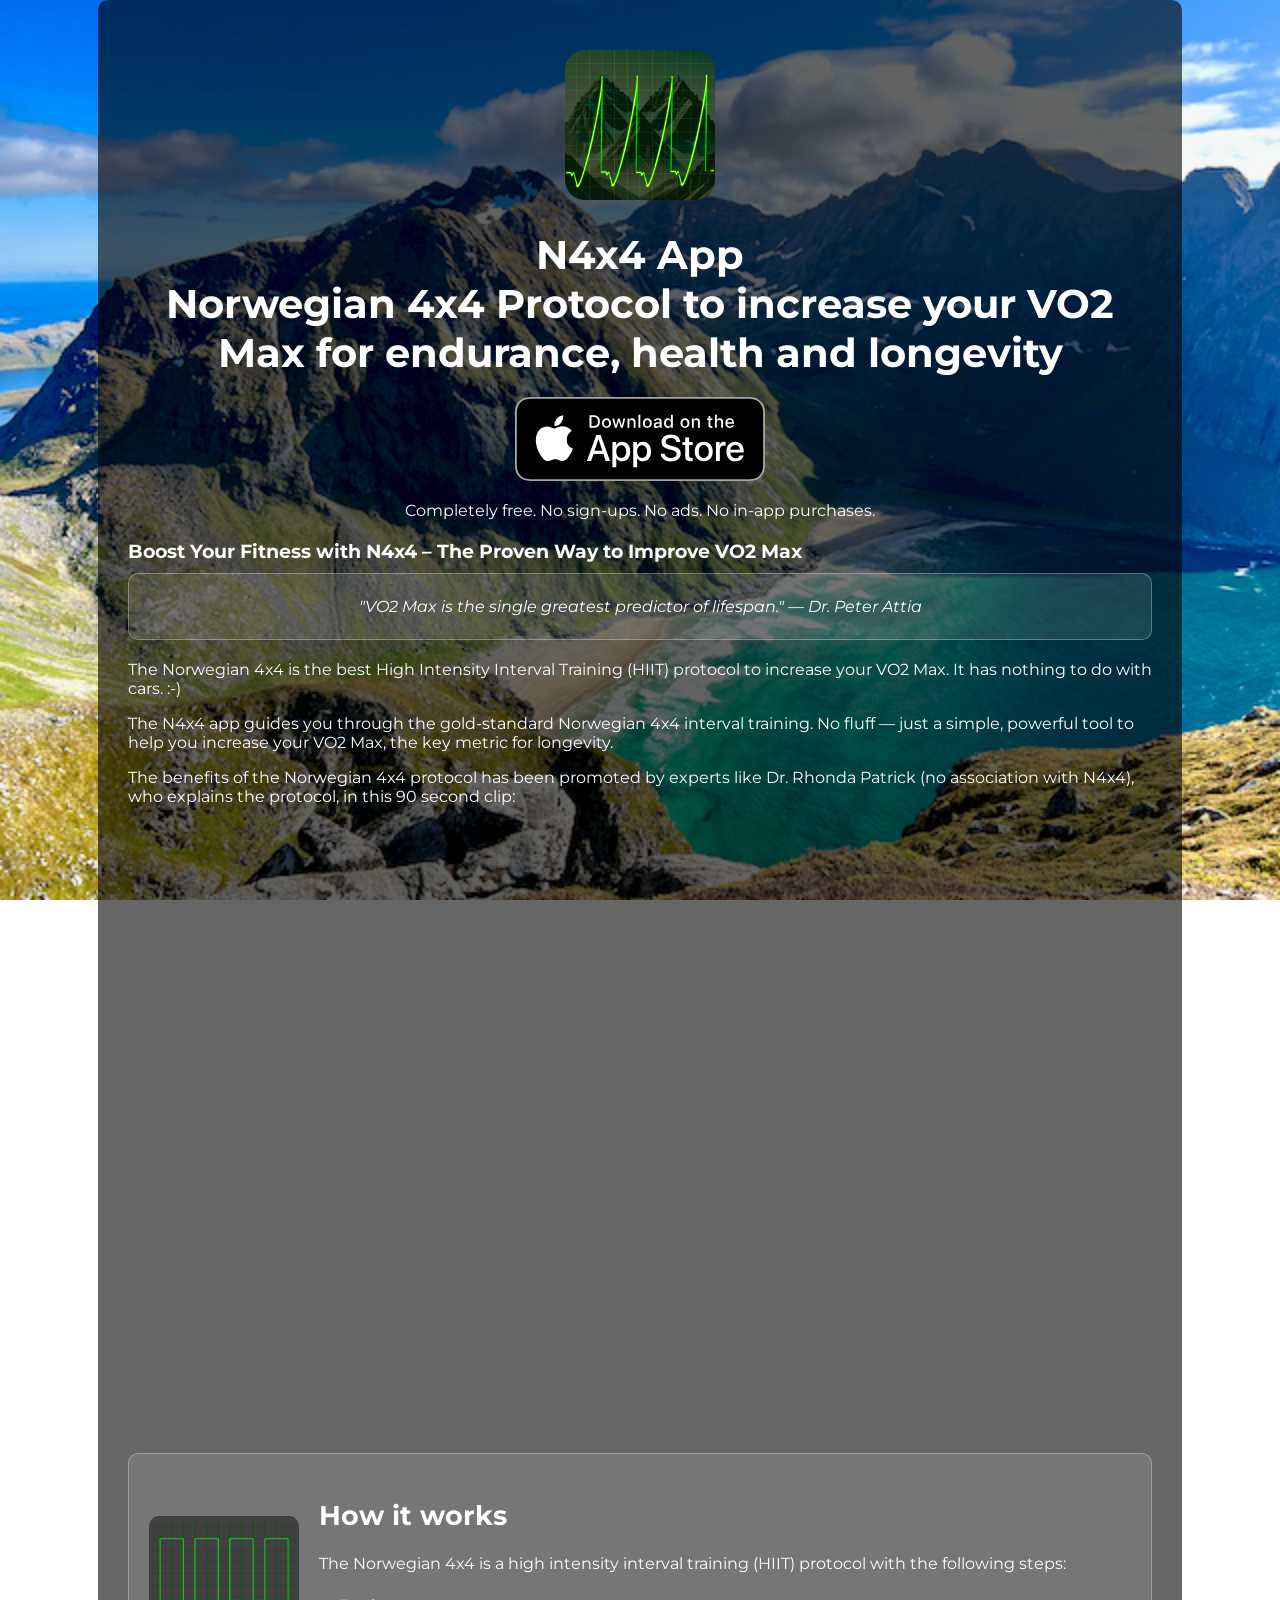
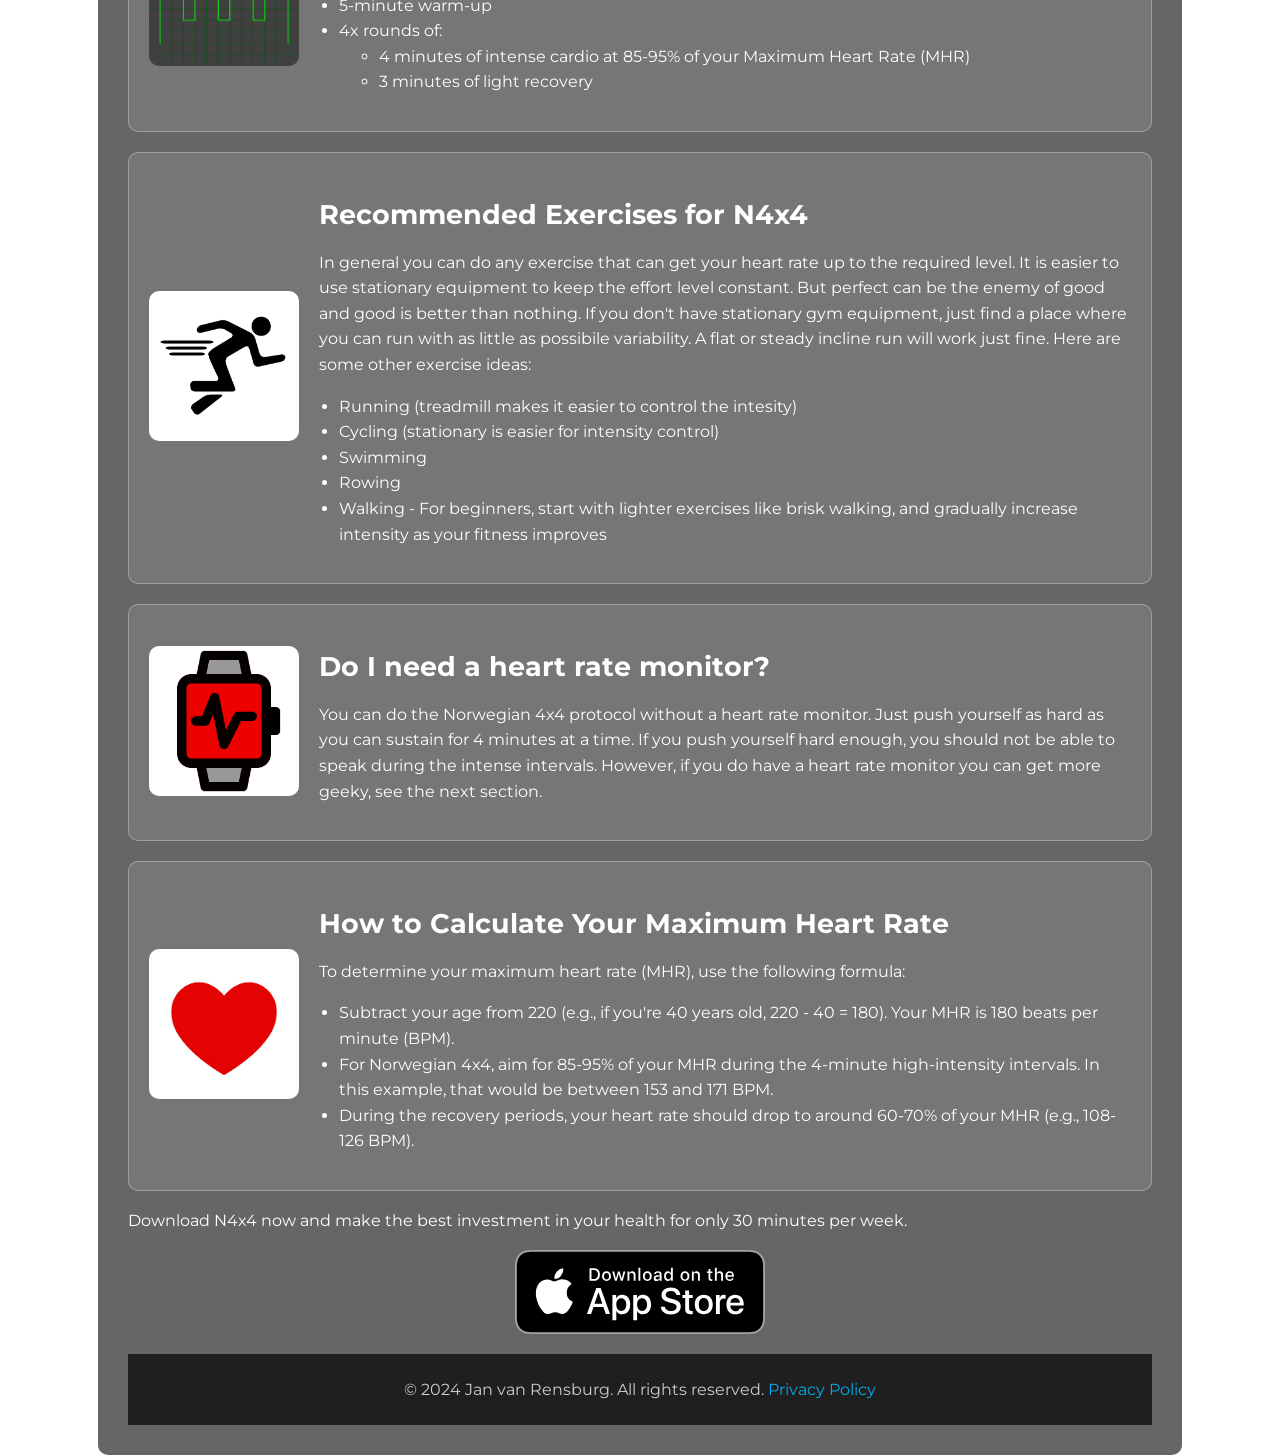
<file: archive/website-v1/index.html>
<!DOCTYPE html>
<html>
<head>
    <meta charset="UTF-8">
    <meta name="viewport" content="width=device-width, initial-scale=1.0">
    <title>N4x4 App - Norwegian 4x4 Protocol to increase your VO2 Max for endurance, health and longevity</title>
    <link href="https://fonts.googleapis.com/css2?family=Montserrat:wght@400;700&display=swap" rel="stylesheet">
    <link rel="stylesheet" type="text/css" href="styles.css">
</head>
<body>
   <div class="background"></div>

<div class="container">



    <h1 class="app-title">
        <img class="app-logo" src="images/n4x4.png" alt="SunUp Icon" />
    </h1>
    <h1 class="app-title">N4x4 App <br> Norwegian 4x4 Protocol to increase your VO2 Max for endurance, health and longevity</h1>

    <div class="app-store-container">
        <a href="https://apps.apple.com/app/n4x4/id6686407796" target="_blank">
            <img class="download-button" src="images/download-on-the-app-store.svg" alt="Download on the App Store">
        </a>
              <p class="app-description">Completely free. No sign-ups. No ads. No in-app purchases.</p>
    </div>

    <p class="app-description-emphasis">Boost Your Fitness with N4x4 – The Proven Way to Improve VO2 Max</p>
    
<div class="info-section quote-section">
    <div class="info-content">
        <p class="quote">"VO2 Max is the single greatest predictor of lifespan." — Dr. Peter Attia</p>
    </div>
</div>


      
    <p class="app-description">The Norwegian 4x4 is the best High Intensity Interval Training (HIIT) protocol to increase your VO2 Max. It has nothing to do with cars. :-) </p>
    
    <p class="app-description">The N4x4 app guides you through the gold-standard Norwegian 4x4 interval training. No fluff — just a simple, powerful tool to help you increase your VO2 Max, the key metric for longevity.</p>
    
       <p class="app-description">The benefits of the Norwegian 4x4 protocol has been promoted by experts like Dr. Rhonda Patrick (no association with N4x4), who explains the protocol, in this 90 second clip:</p>
    
    <div class="responsive-video">
        <iframe src="https://www.youtube.com/embed/MjKrwsfr-js?start=303&end=404" 
            frameborder="0" 
            allow="accelerometer; autoplay; clipboard-write; encrypted-media; gyroscope; picture-in-picture" 
            allowfullscreen>
        </iframe>
    </div>

    <!-- How it works section -->
    <div class="info-section">
        <div class="info-image">
            <img src="images/heartmonitor.png" alt="How it works">
        </div>
        <div class="info-content">
            <h2 class="app-description-emphasis">How it works</h2>
            <p>The Norwegian 4x4 is a high intensity interval training (HIIT) protocol with the following steps:</p>
            <ul class="benefits-list">
                <li>5-minute warm-up</li>
                <li>4x rounds of:</li>
                <ul class="sub-item">
                    <li>4 minutes of intense cardio at 85-95% of your Maximum Heart Rate (MHR)</li>
                    <li>3 minutes of light recovery</li>
                </ul>
            </ul>
        </div>
    </div>
    
        <!-- Recommended Exercises section -->
    <div class="info-section">
        <div class="info-image">
            <img src="images/running.png" alt="Recommended Exercises">
        </div>
        <div class="info-content">
            <h2 class="app-description-emphasis">Recommended Exercises for N4x4</h2>
            <p>In general you can do any exercise that can get your heart rate up to the required level. It is easier to use
            stationary equipment to keep the effort level constant. But perfect can be the enemy of good and good is better than nothing. 
            If you don't have stationary gym equipment, just find a place where you can run with as little as possibile variability. A flat 
            or steady incline run will work just fine. Here are some other exercise ideas:</p>
            <ul class="benefits-list">
                <li>Running (treadmill makes it easier to control the intesity)</li>
                <li>Cycling (stationary is easier for intensity control)</li>
                <li>Swimming</li>
                <li>Rowing</li>
                <li>Walking - For beginners, start with lighter exercises like brisk walking, and gradually increase intensity as your fitness improves</li>
            </ul>

        </div>
    </div>
 
     <!-- Do I need a heartrate monitor section -->
    <div class="info-section">
        <div class="info-image">
            <img src="images/smartwatch.png" alt="Do I need a heart rate monitor?">
        </div>
        <div class="info-content">
            <h2 class="app-description-emphasis">Do I need a heart rate monitor?</h2>
            <p>You can do the Norwegian 4x4 protocol without a heart rate monitor. Just push yourself as hard as you can sustain for 4 minutes at a time. If you push yourself hard enough, you should not be able to speak during the intense intervals. However, if you do have a heart rate monitor you can get more geeky, see the next section. </p>
        </div>
    </div>
    
       
    <!-- How to Calculate MHR section -->
    <div class="info-section">
        <div class="info-image">
            <img src="images/heart.jpg" alt="Calculate MHR">
        </div>
        <div class="info-content">
            <h2 class="app-description-emphasis">How to Calculate Your Maximum Heart Rate</h2>
            <p>To determine your maximum heart rate (MHR), use the following formula:</p>
            <ul class="benefits-list">
                <li>Subtract your age from 220 (e.g., if you're 40 years old, 220 - 40 = 180). Your MHR is 180 beats per minute (BPM).</li>
                <li>For Norwegian 4x4, aim for 85-95% of your MHR during the 4-minute high-intensity intervals. In this example, that would be between 153 and 171 BPM.</li>
                <li>During the recovery periods, your heart rate should drop to around 60-70% of your MHR (e.g., 108-126 BPM).</li>
            </ul>
        </div>
    </div>



    <p class="app-description">Download N4x4 now and make the best investment in your health for only 30 minutes per week.</p>

    <div class="app-store-container">
        <a href="https://apps.apple.com/app/n4x4/id6686407796" target="_blank">
            <img class="download-button" src="images/download-on-the-app-store.svg" alt="Download on the App Store">
        </a>
    </div>

    <div class="footer">
        <p>&copy; 2024 Jan van Rensburg. All rights reserved. <a href="privacy.txt">Privacy Policy</a></p>
    </div>

</div>
    </div>

</body>
</html>
</file>
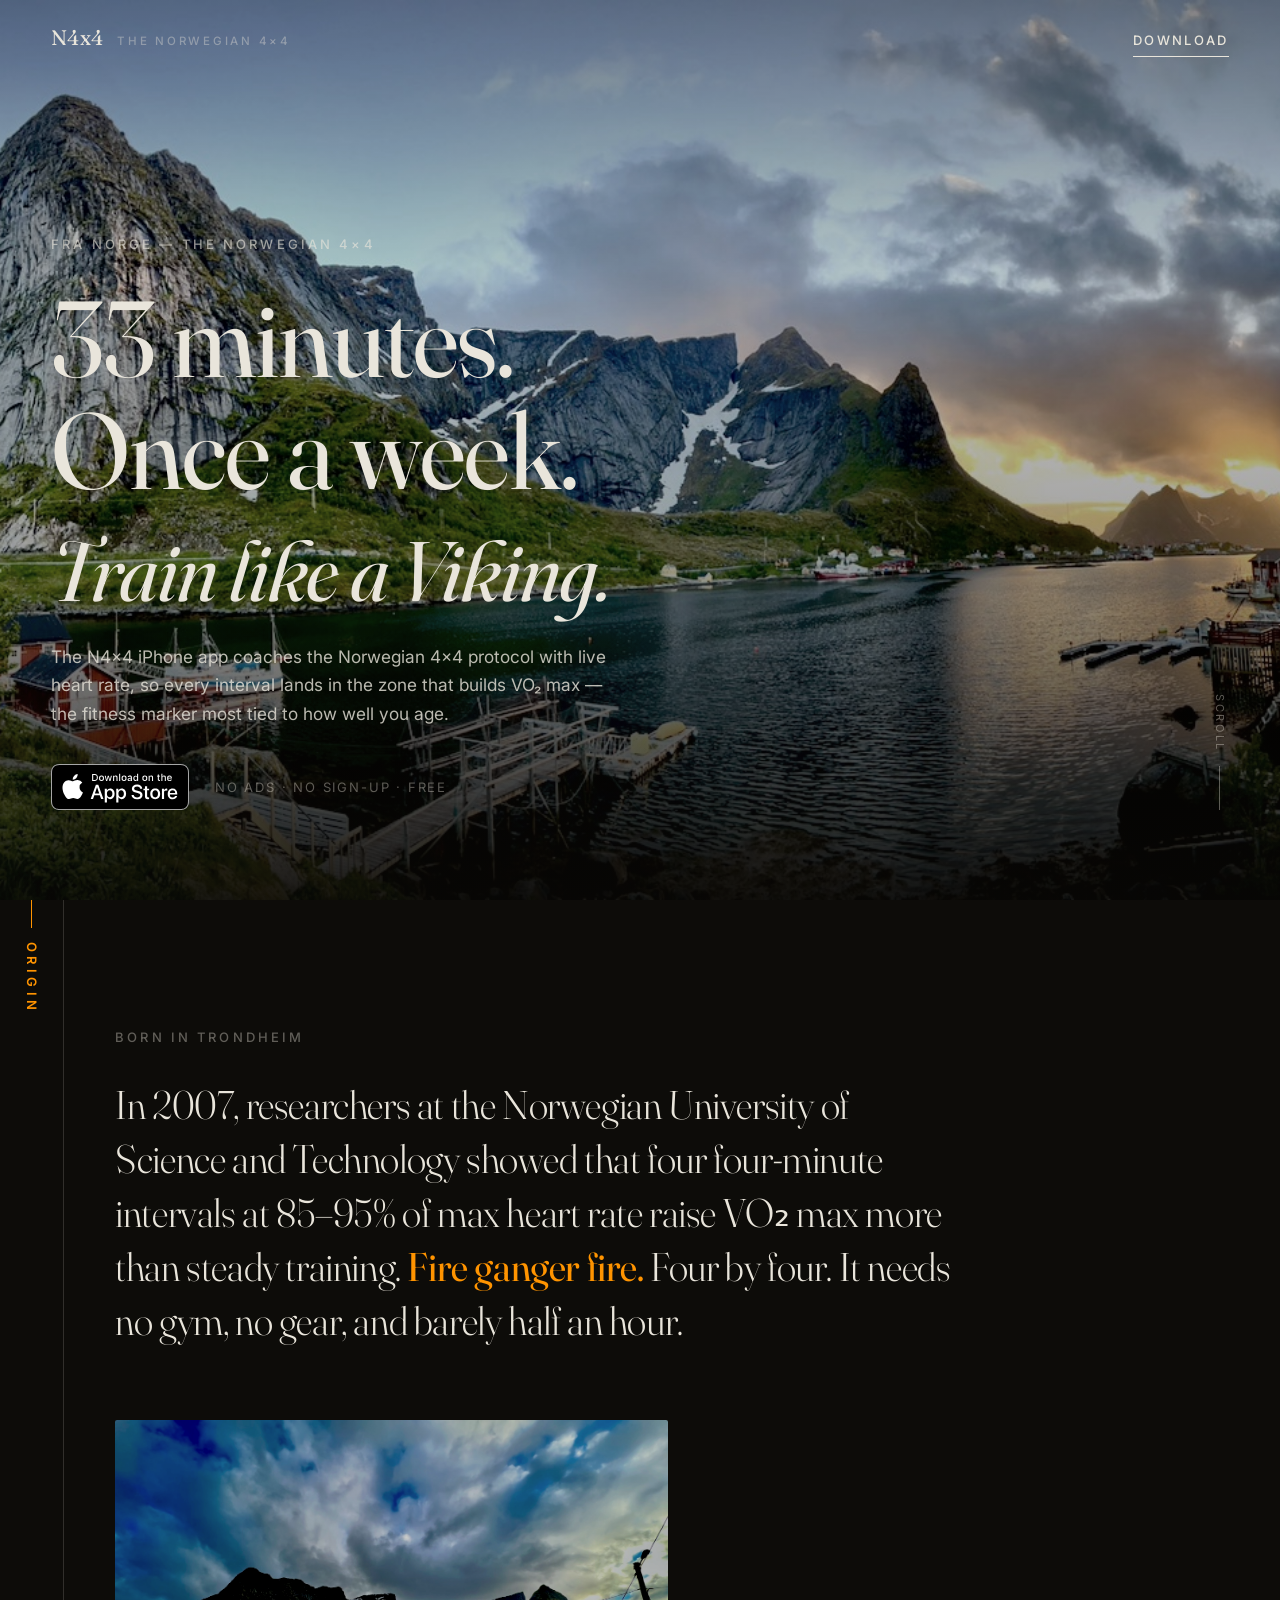
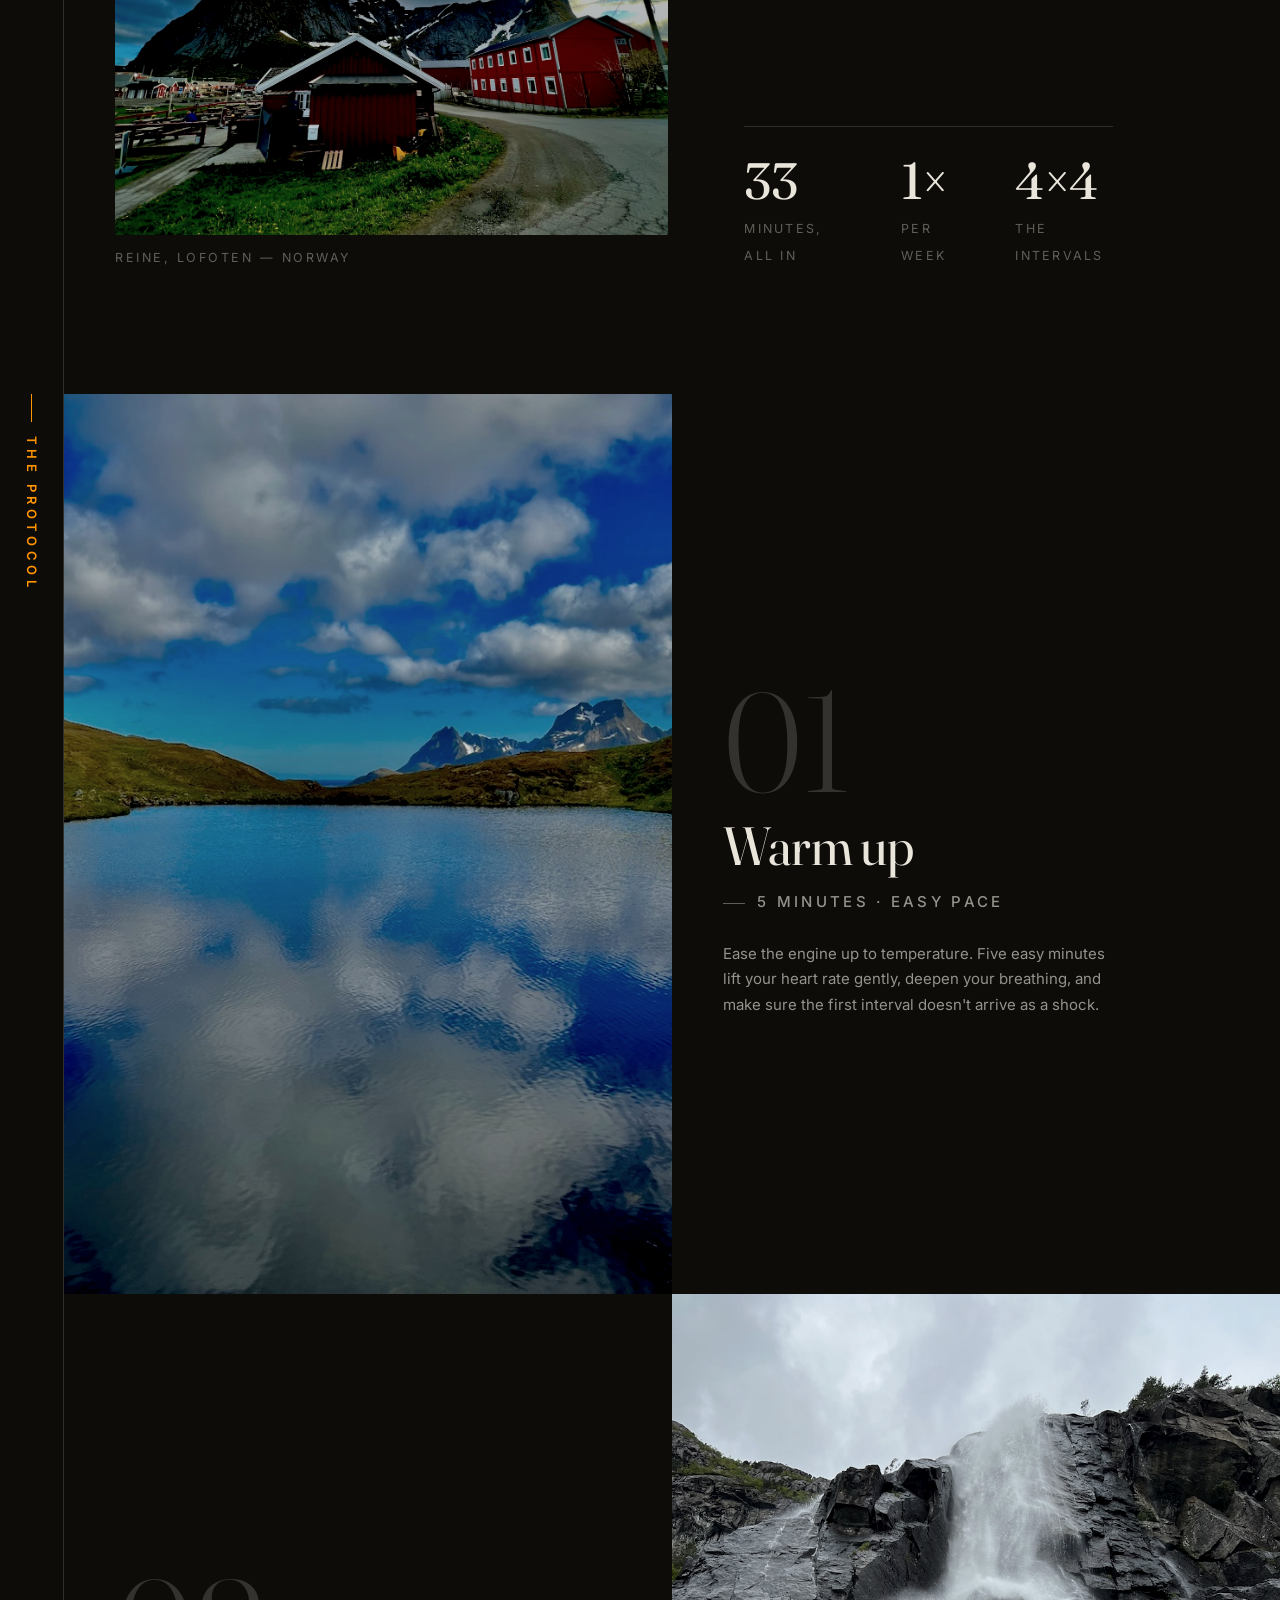
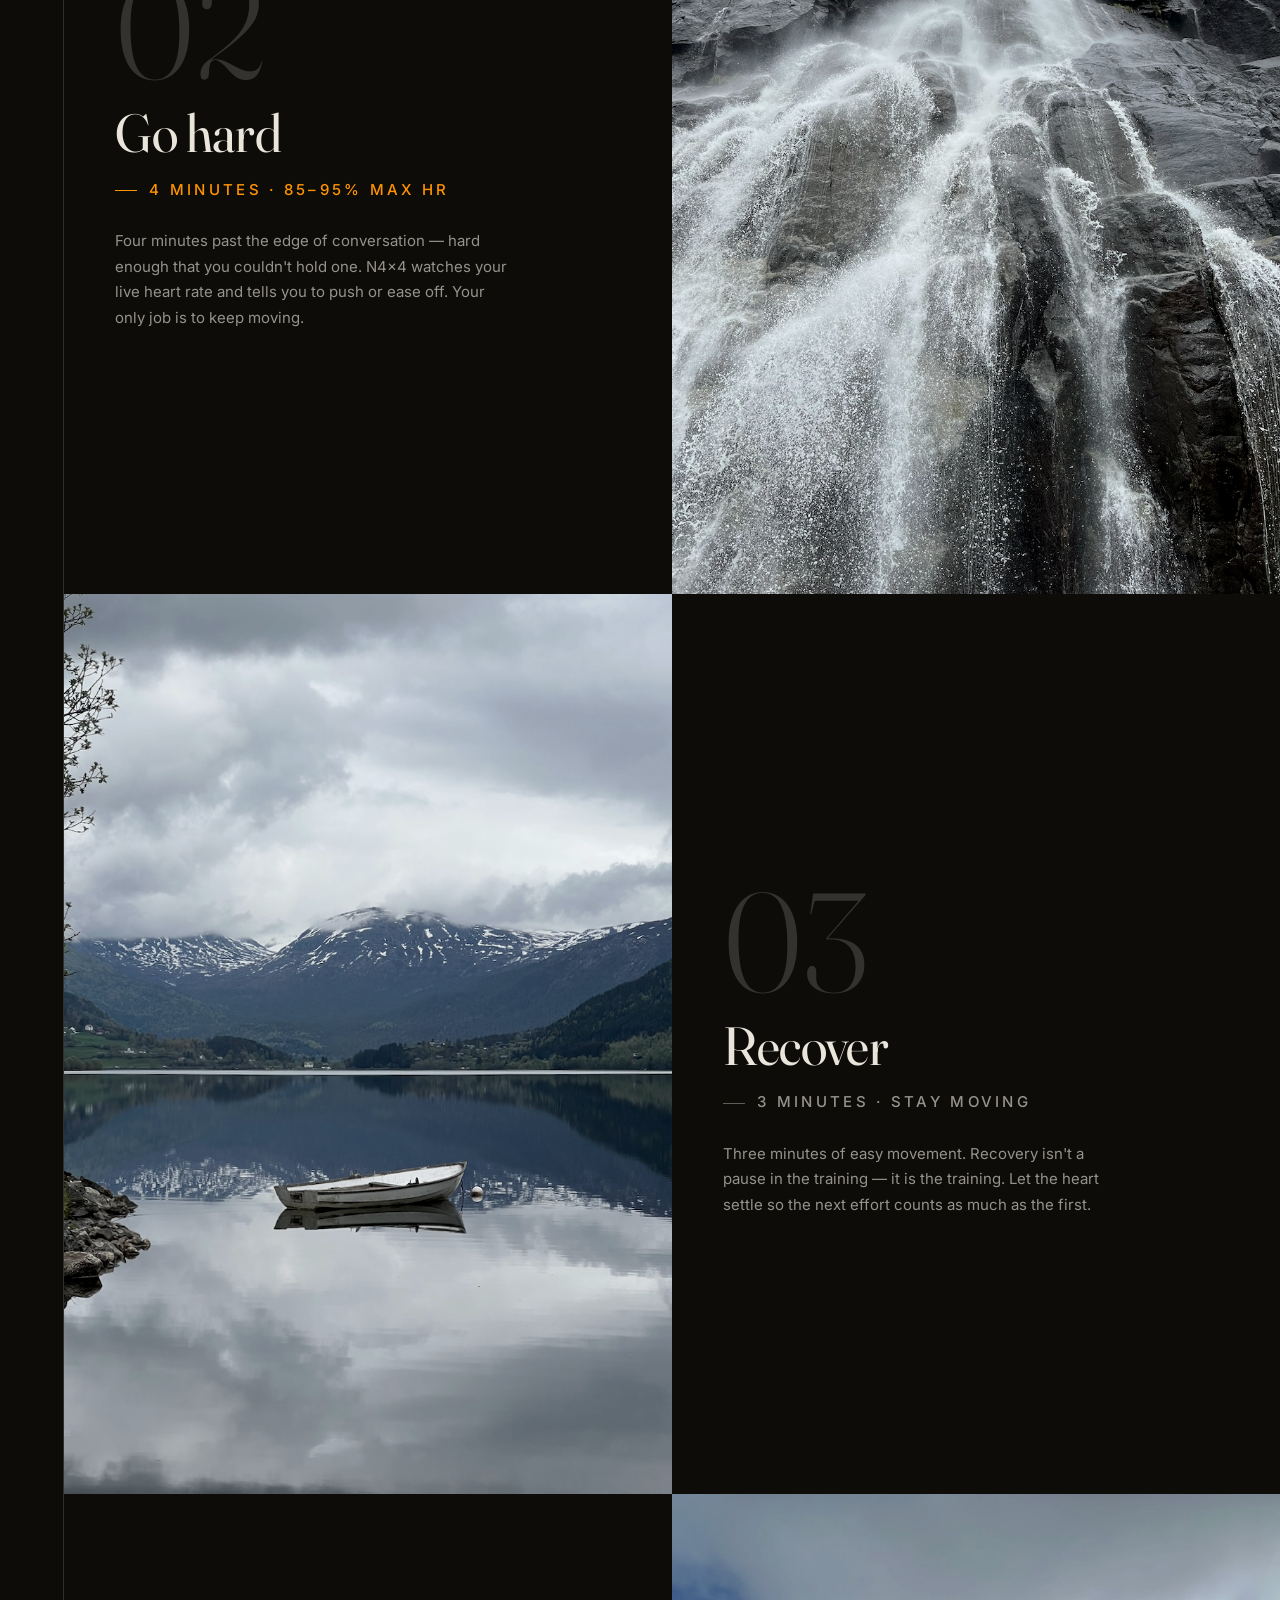
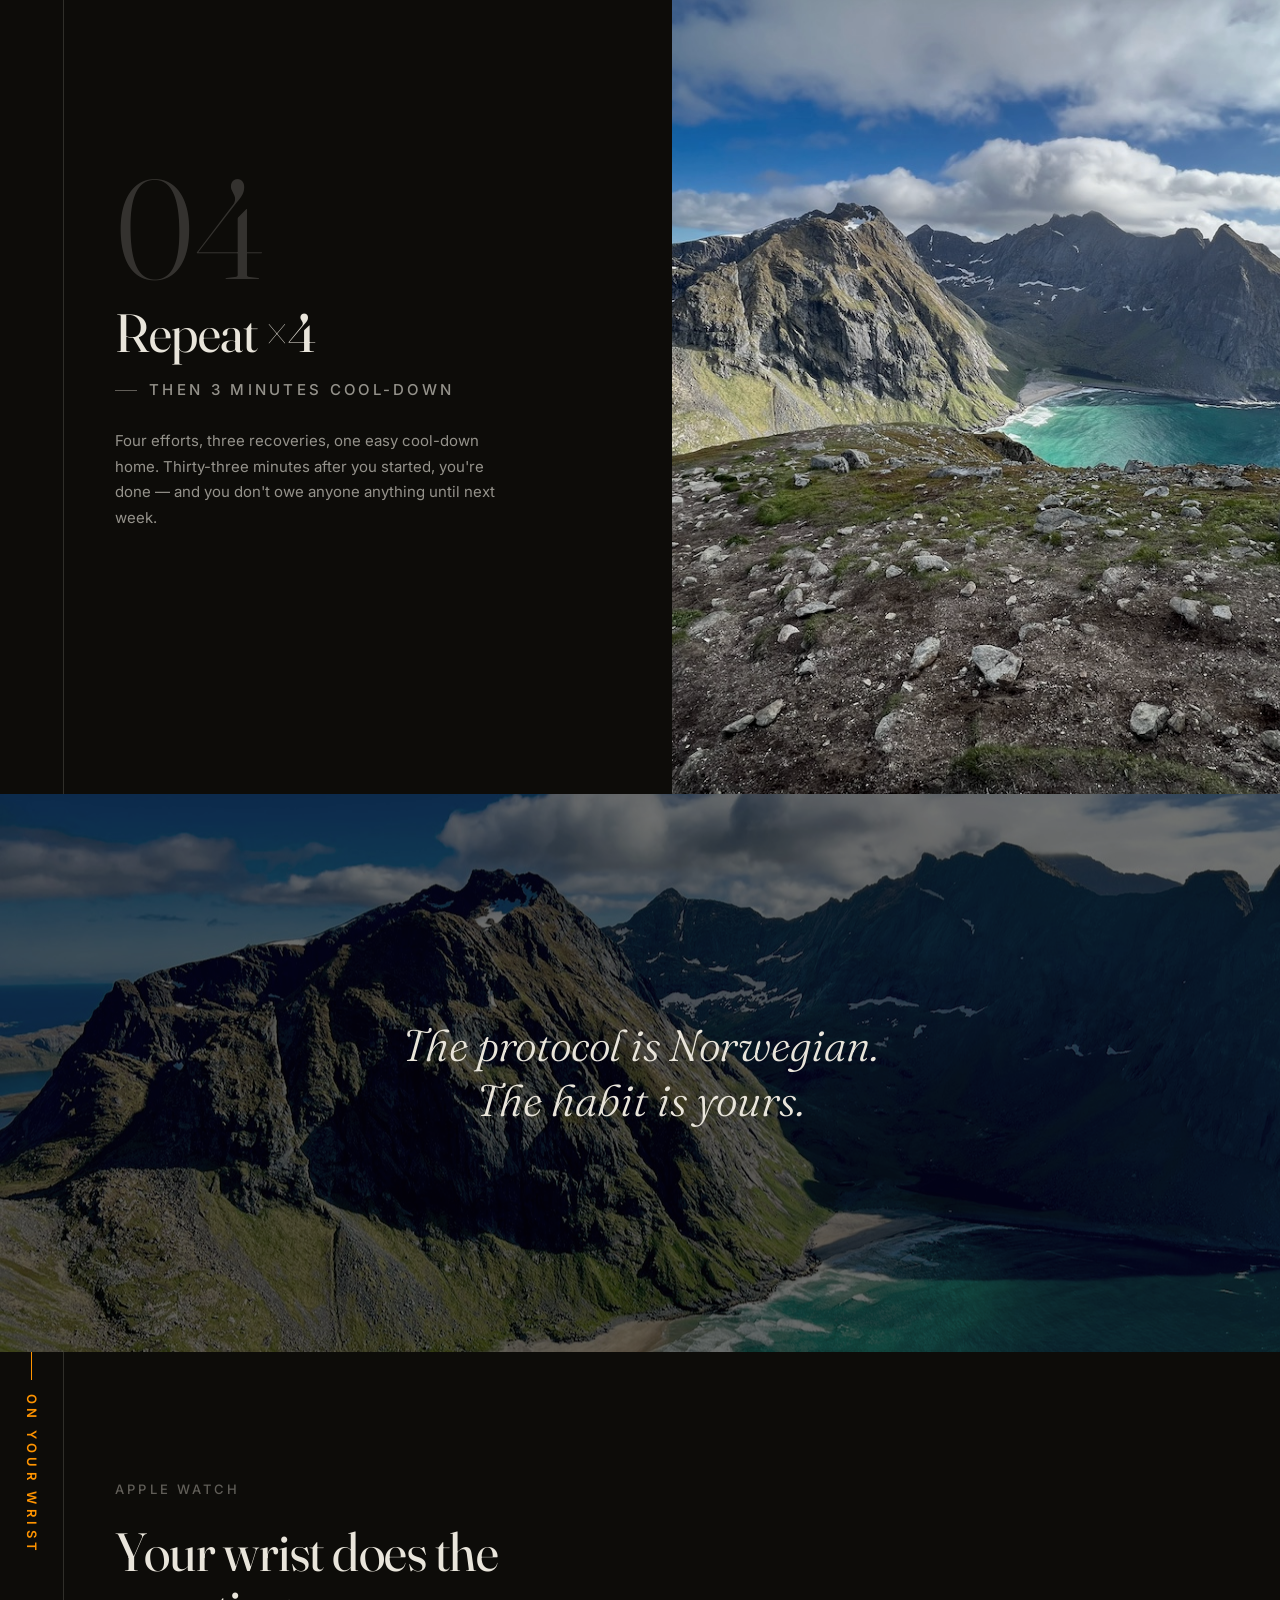
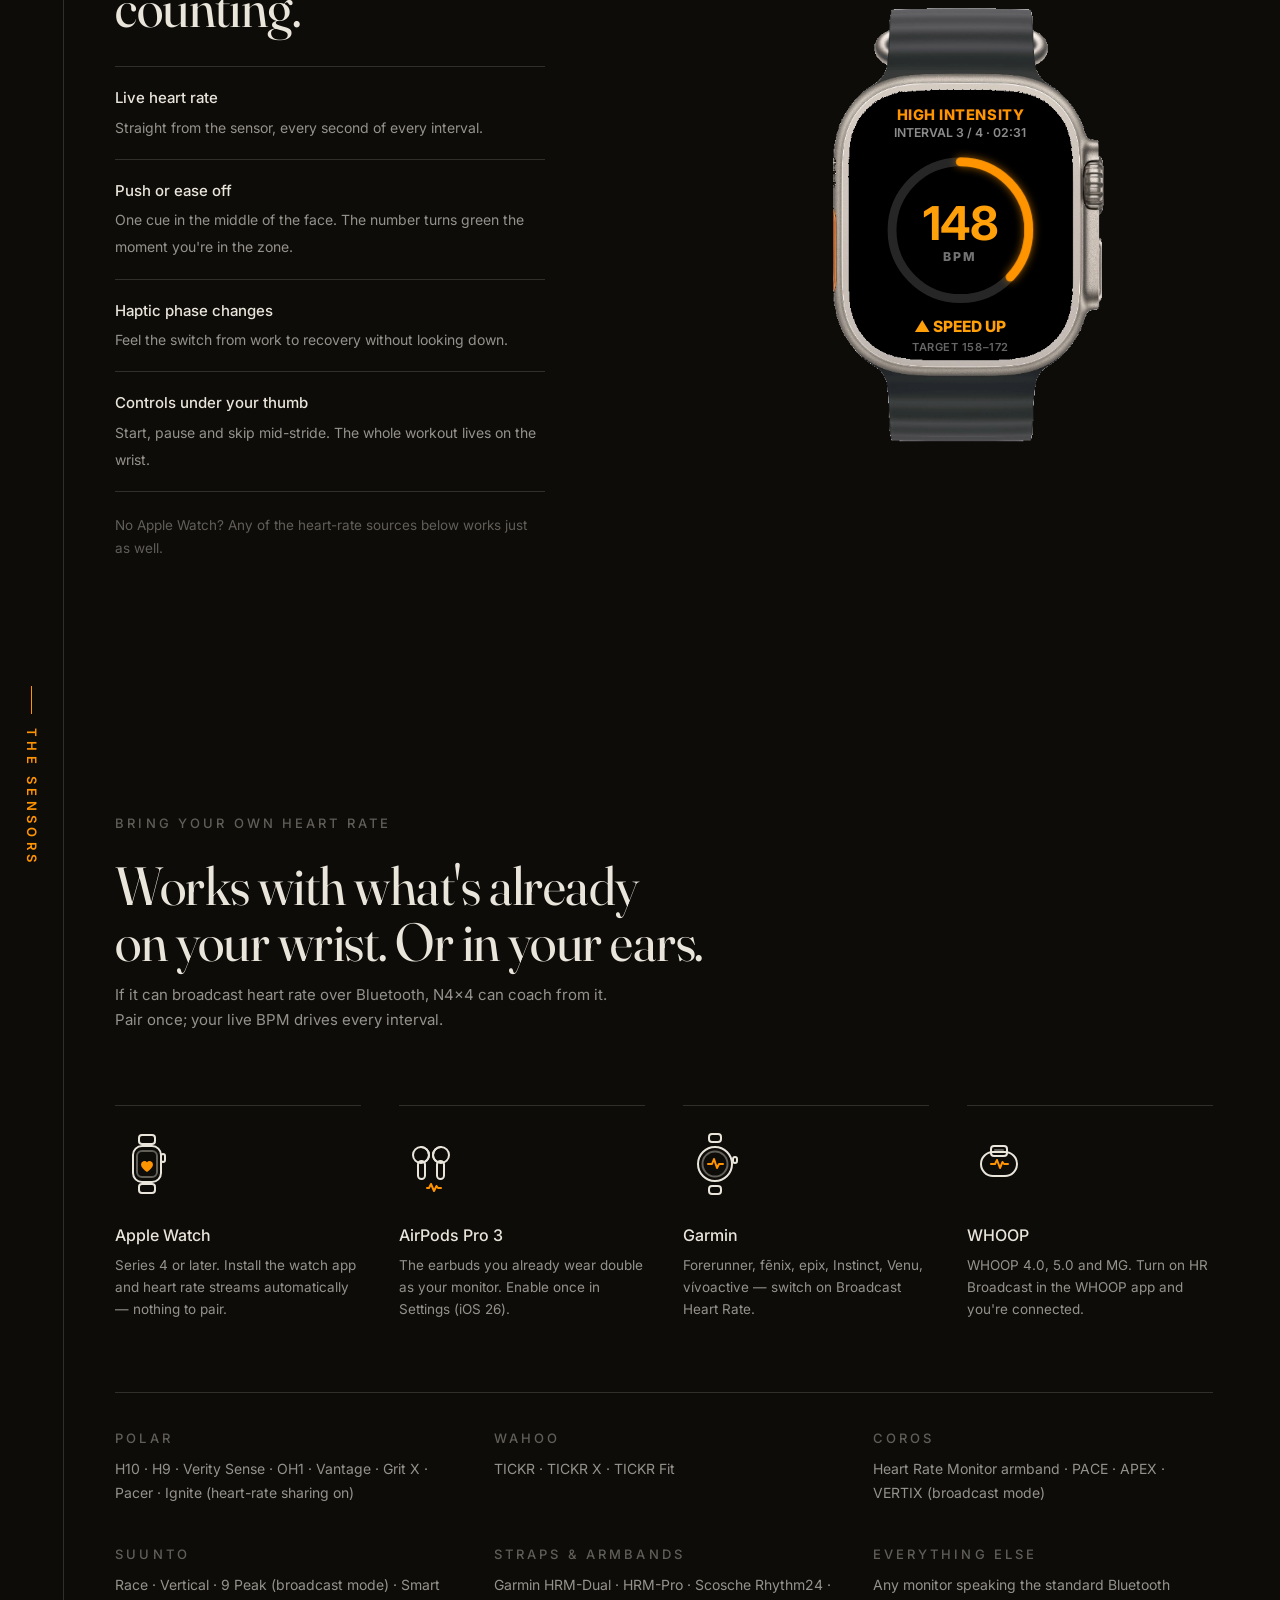
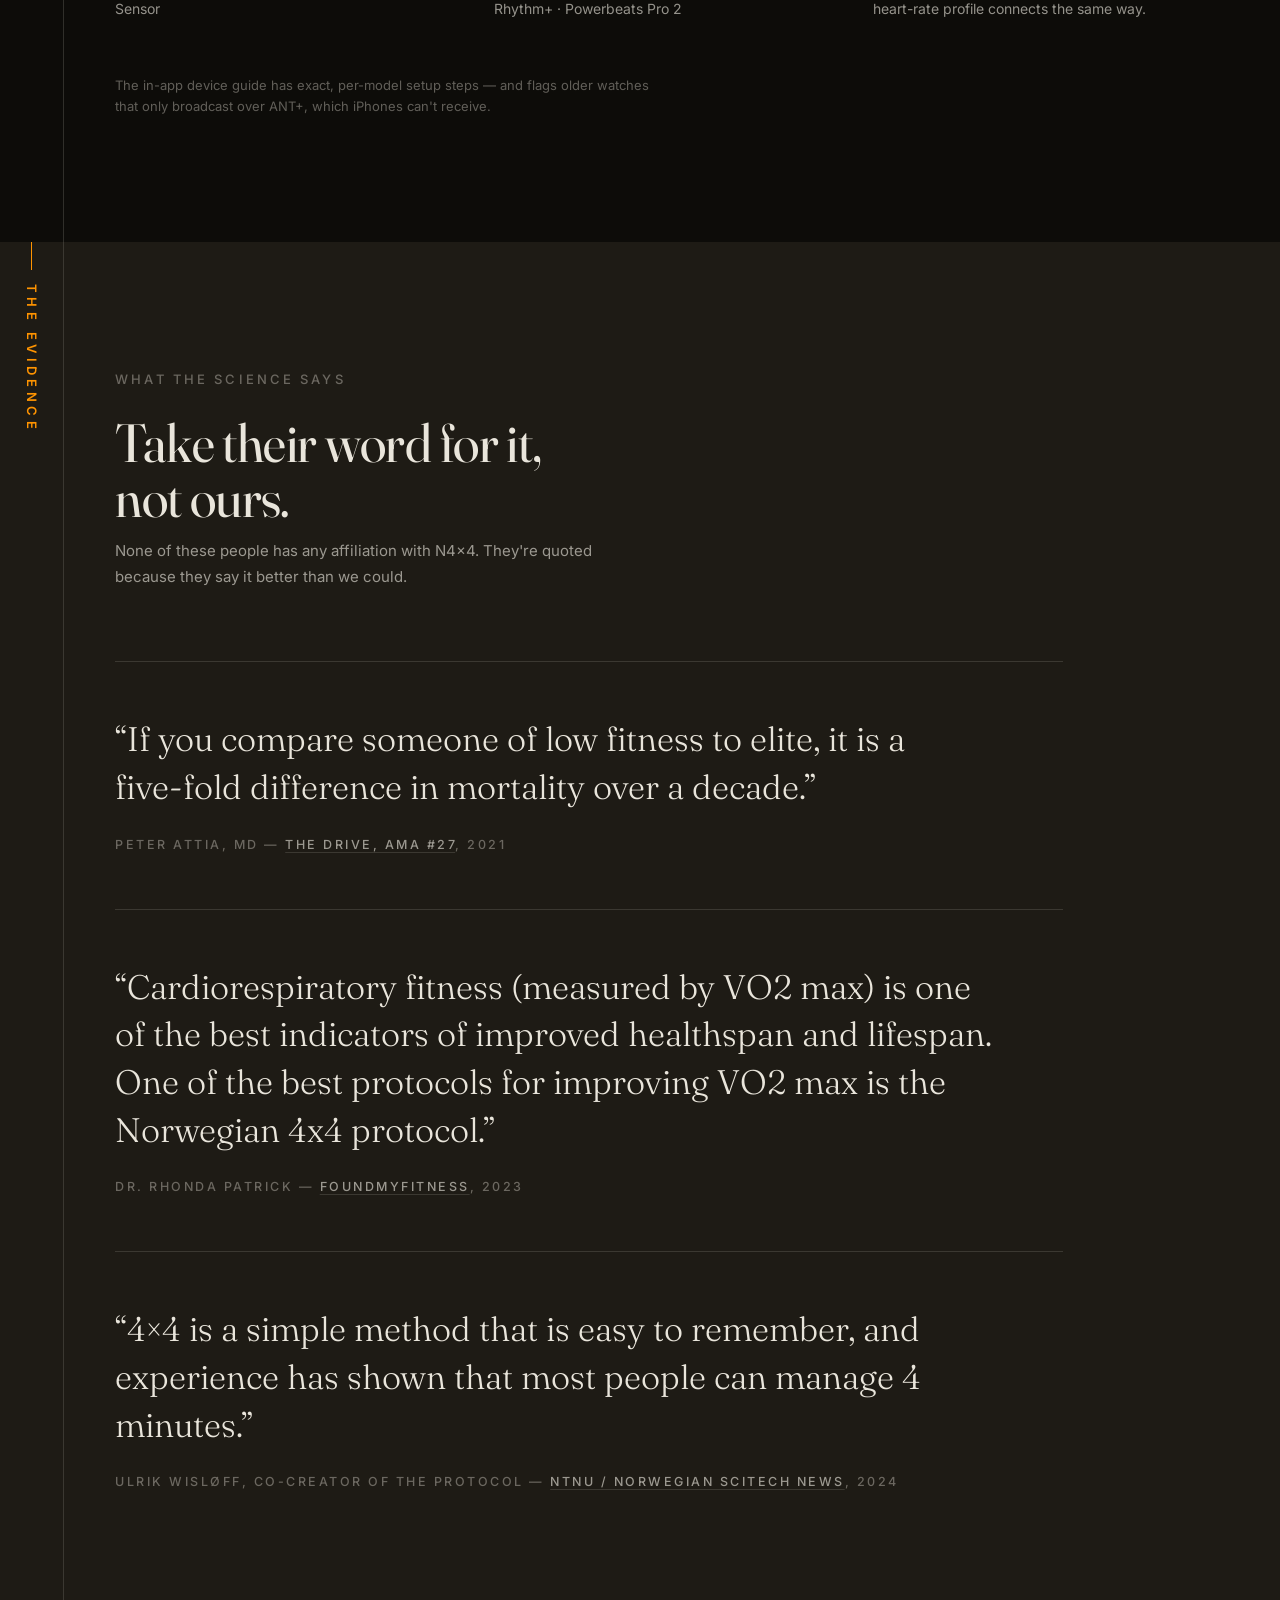
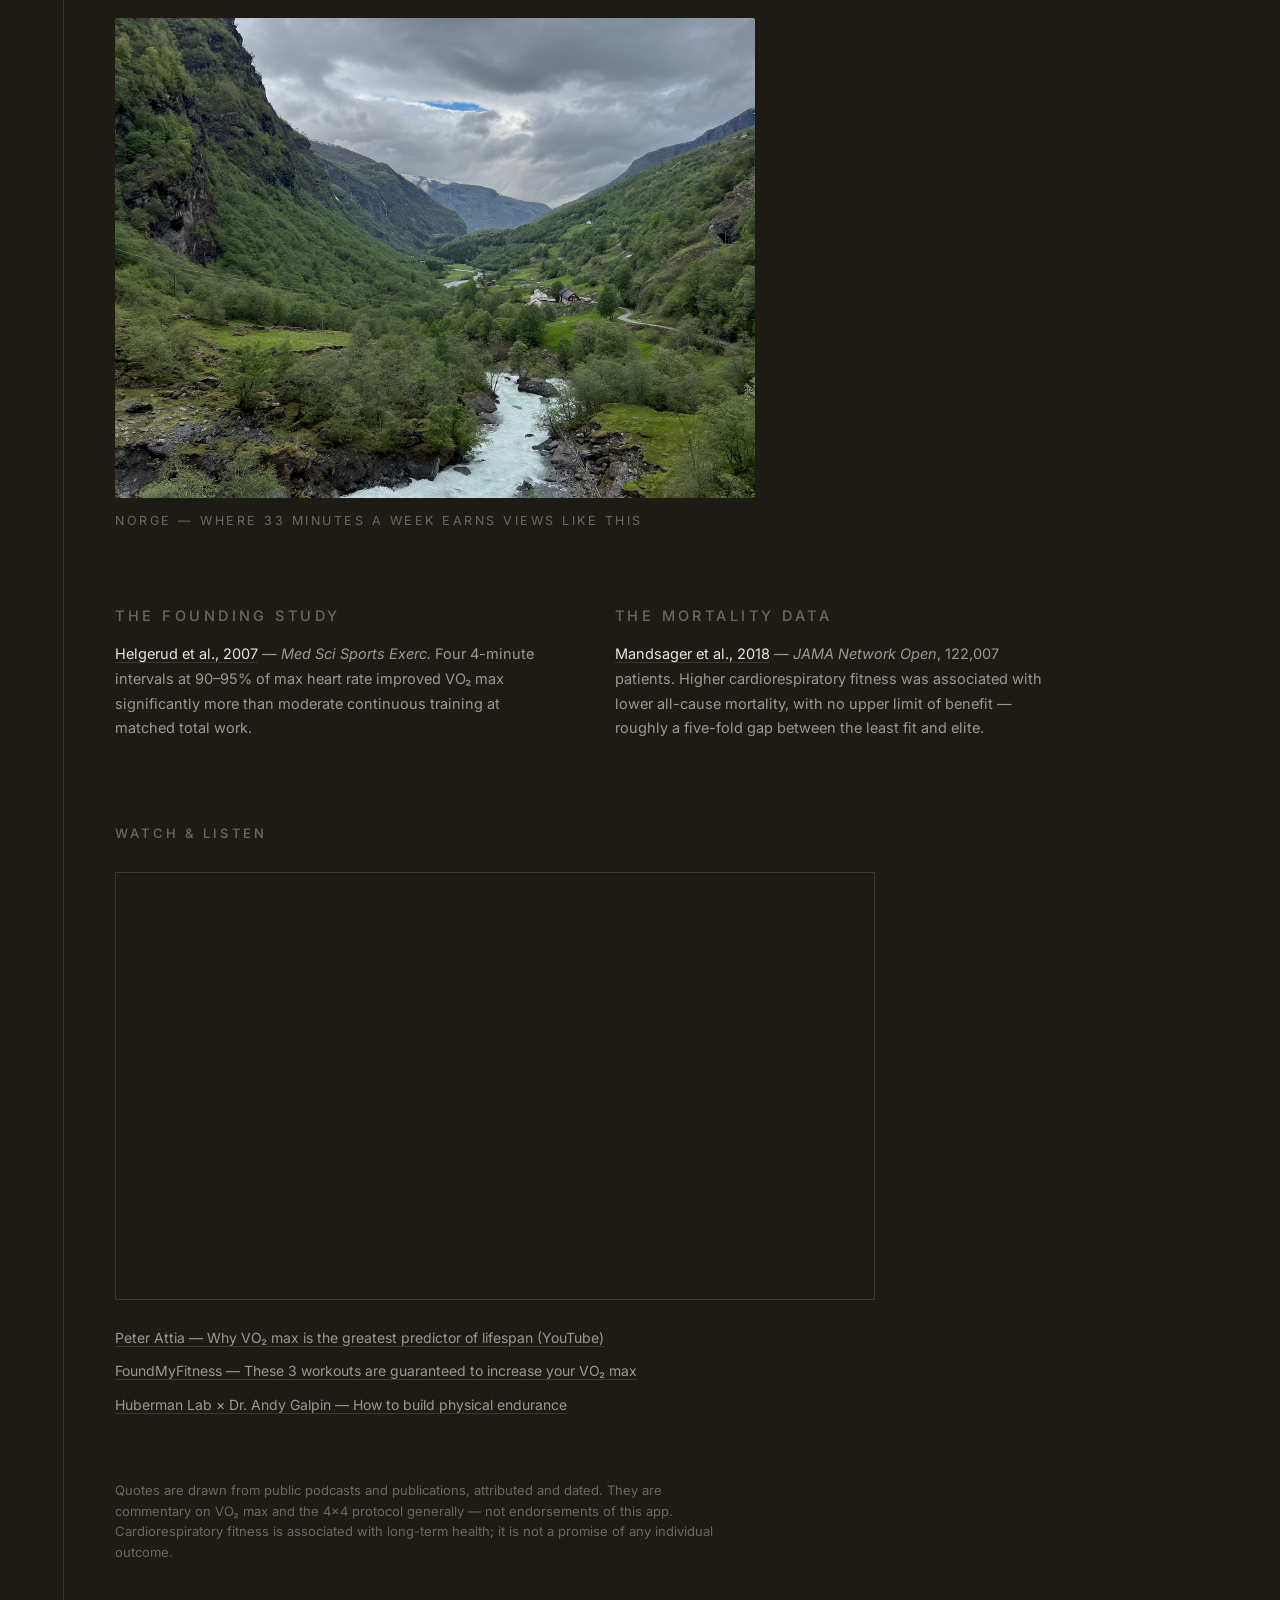
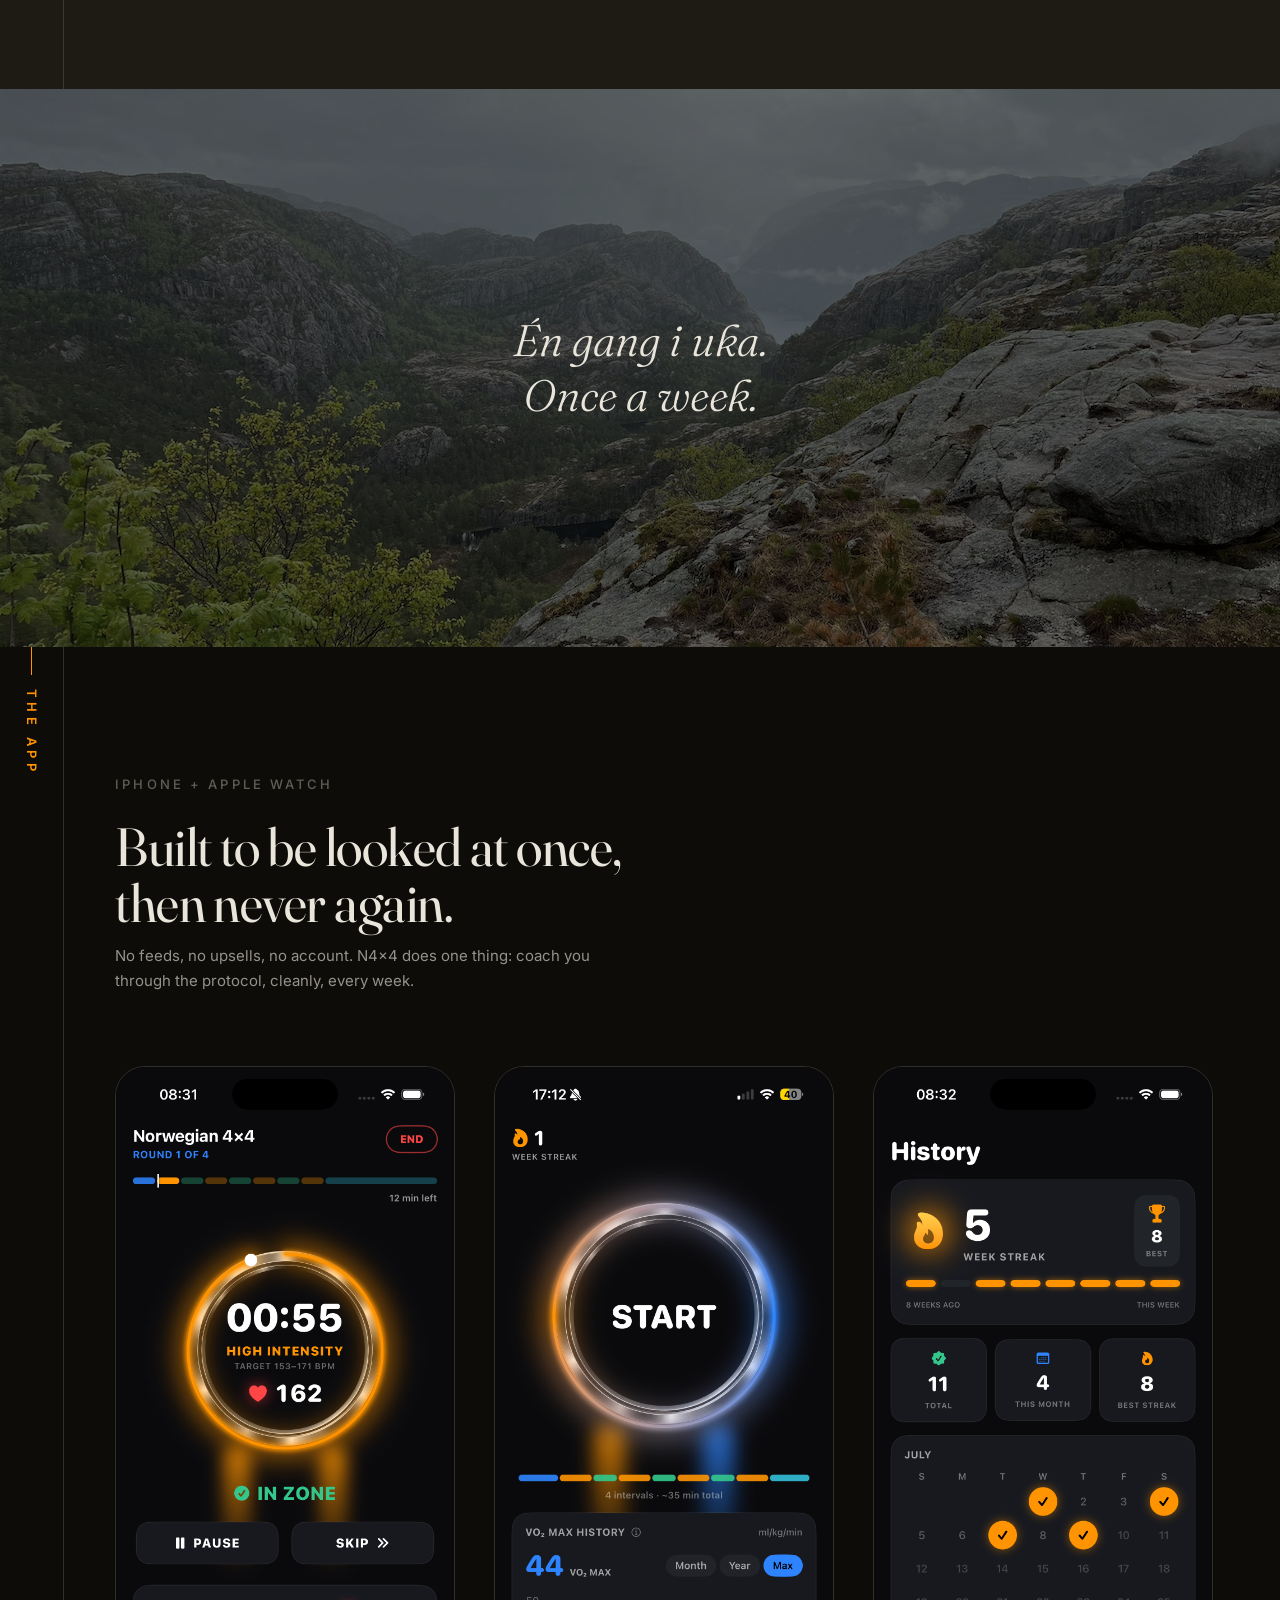
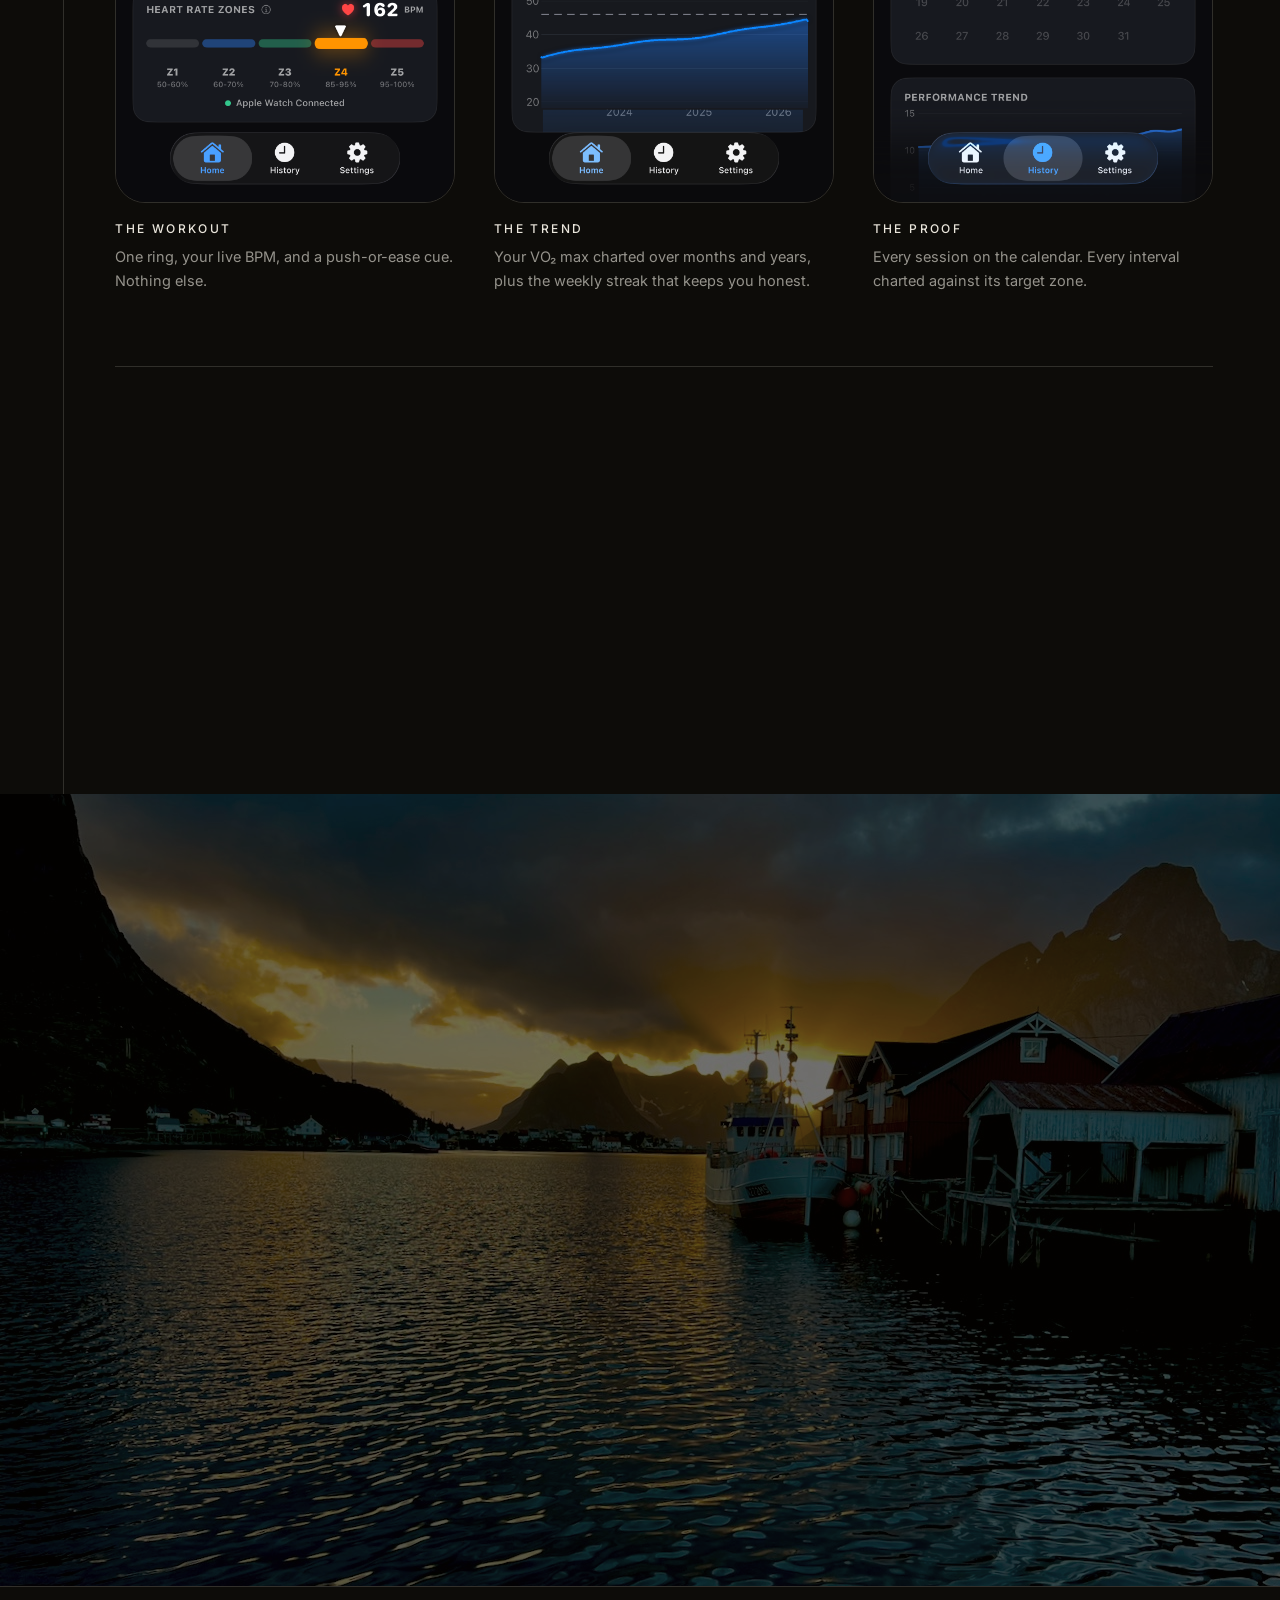
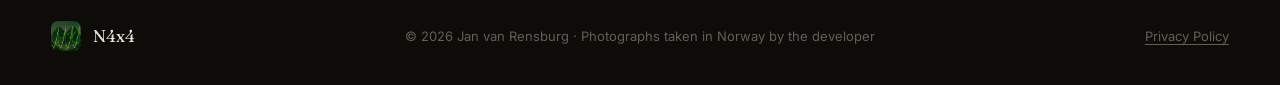
<file: website/v3/index.html>
<!DOCTYPE html>
<html lang="en">
<head>
    <meta charset="UTF-8">
    <meta name="viewport" content="width=device-width, initial-scale=1.0">
    <title>N4x4 — The Norwegian 4×4. 33 minutes, once a week.</title>
    <meta name="description" content="N4x4 coaches the Norwegian 4x4 protocol with live heart rate from Apple Watch, AirPods Pro 3, Garmin, WHOOP, or any Bluetooth monitor. 33 minutes, once a week, for the fitness marker most tied to how well you age.">
    <meta property="og:title" content="N4x4 — The Norwegian 4×4. 33 minutes, once a week.">
    <meta property="og:description" content="Born in Trondheim, coached from your wrist. Four intervals, once a week, for the number researchers tie most closely to a long, healthy life.">
    <meta property="og:image" content="images/hero-sunset.jpg">
    <link rel="preconnect" href="https://fonts.googleapis.com">
    <link rel="preconnect" href="https://fonts.gstatic.com" crossorigin>
    <link href="https://fonts.googleapis.com/css2?family=Fraunces:ital,opsz,wght@0,9..144,300..500;1,9..144,300..400&family=Inter:wght@400;500;600&display=swap" rel="stylesheet">
    <link rel="stylesheet" href="styles.css">
    <noscript><style>.reveal{opacity:1;transform:none}</style></noscript>
</head>
<body>

<!-- ───────────────── NAV ───────────────── -->
<nav class="nav" id="nav">
    <a class="nav-wordmark" href="#">N4x4<small>The Norwegian 4×4</small></a>
    <a class="line-btn" href="https://apps.apple.com/app/id6686407796" target="_blank" rel="noopener">Download</a>
</nav>

<!-- ───────────────── HERO ───────────────── -->
<header class="hero">
    <div class="hero-bg"></div>
    <div class="hero-content">
        <p class="label hero-label reveal">Fra Norge — the Norwegian 4×4</p>
        <h1 class="display reveal d1">33 minutes.<br>Once a week.<br><em>Train like a Viking.</em></h1>
        <p class="hero-sub reveal d2">
            The N4x4 iPhone app coaches the Norwegian 4×4 protocol with live heart rate,
            so every interval lands in the zone that builds VO₂ max — the fitness marker
            most tied to how well you age.
        </p>
        <div class="hero-actions reveal d3">
            <a href="https://apps.apple.com/app/id6686407796" target="_blank" rel="noopener">
                <img class="store-badge" src="images/download-on-the-app-store.svg" alt="Download on the App Store">
            </a>
            <span class="hero-meta">No ads · No sign-up · Free</span>
        </div>
    </div>
    <a class="hero-scroll" href="#origin">Scroll</a>
</header>

<!-- ───────────────── ORIGIN ───────────────── -->
<section class="section" id="origin">
    <div class="rail"><span class="rail-label">Origin</span></div>
    <div class="section-inner origin-inner">
        <p class="label reveal">Born in Trondheim</p>
        <p class="origin-lede display reveal d1">
            In 2007, researchers at the Norwegian University of Science and Technology
            showed that four four-minute intervals at 85–95% of max heart rate raise
            VO₂ max more than steady training. <strong>Fire ganger fire.</strong> Four by four.
            It needs no gym, no gear, and barely half an hour.
        </p>
        <div class="origin-grid">
            <figure class="origin-figure reveal">
                <img src="images/origin-reine.jpg" alt="Red rorbu cabins in Reine, Lofoten" loading="lazy">
                <figcaption>Reine, Lofoten — Norway</figcaption>
            </figure>
            <div class="origin-stats reveal d1">
                <div class="origin-stat">
                    <span class="num">33</span>
                    <span class="what">minutes, all in</span>
                </div>
                <div class="origin-stat">
                    <span class="num">1×</span>
                    <span class="what">per week</span>
                </div>
                <div class="origin-stat">
                    <span class="num">4×4</span>
                    <span class="what">the intervals</span>
                </div>
            </div>
        </div>
    </div>
</section>

<!-- ───────────────── THE PROTOCOL ───────────────── -->
<section class="section" id="protocol">
    <div class="rail"><span class="rail-label">The Protocol</span></div>

    <div class="chapter" aria-label="Step one: warm up">
    <div class="chapter-inner">
        <div class="chapter-media">
            <img src="images/ch-warmup.jpg" alt="A mountain tarn in Norway, clouds mirrored in perfectly still water" loading="lazy">
        </div>
        <div class="chapter-body">
            <div class="ch-num reveal">01</div>
            <h2 class="display reveal d1">Warm up</h2>
            <p class="ch-meta reveal d1"><span class="tick"></span>5 minutes · easy pace</p>
            <p class="reveal d2">
                Ease the engine up to temperature. Five easy minutes lift your heart rate
                gently, deepen your breathing, and make sure the first interval doesn't
                arrive as a shock.
            </p>
        </div>
    </div>
</div>

    <div class="chapter flip work" id="work" aria-label="Step two: work interval">
    <div class="chapter-inner">
        <div class="chapter-media">
            <img src="images/ch-work.jpg" alt="White water thundering down a Norwegian rock face" loading="lazy">
        </div>
        <div class="chapter-body">
            <div class="ch-num reveal">02</div>
            <h2 class="display reveal d1">Go hard</h2>
            <p class="ch-meta reveal d1"><span class="tick"></span>4 minutes · 85–95% max HR</p>
            <p class="reveal d2">
                Four minutes past the edge of conversation — hard enough that you couldn't
                hold one. N4x4 watches your live heart rate and tells you to push or ease
                off. Your only job is to keep moving.
            </p>
        </div>
    </div>
</div>

    <div class="chapter" id="recover" aria-label="Step three: recover">
    <div class="chapter-inner">
        <div class="chapter-media">
            <img src="images/ch-recover.jpg" alt="A white rowboat resting on a mirror-still Norwegian lake" loading="lazy">
        </div>
        <div class="chapter-body">
            <div class="ch-num reveal">03</div>
            <h2 class="display reveal d1">Recover</h2>
            <p class="ch-meta reveal d1"><span class="tick"></span>3 minutes · stay moving</p>
            <p class="reveal d2">
                Three minutes of easy movement. Recovery isn't a pause in the training —
                it is the training. Let the heart settle so the next effort counts as much
                as the first.
            </p>
        </div>
    </div>
</div>

    <div class="chapter flip" id="repeat" aria-label="Step four: repeat and cool down">
    <div class="chapter-inner">
        <div class="chapter-media">
            <img src="images/ch-repeat.jpg" alt="Walkers on a rocky Norwegian headland above a white-sand bay" loading="lazy">
        </div>
        <div class="chapter-body">
            <div class="ch-num reveal">04</div>
            <h2 class="display reveal d1">Repeat ×4</h2>
            <p class="ch-meta reveal d1"><span class="tick"></span>then 3 minutes cool-down</p>
            <p class="reveal d2">
                Four efforts, three recoveries, one easy cool-down home. Thirty-three
                minutes after you started, you're done — and you don't owe anyone
                anything until next week.
            </p>
        </div>
    </div>
    </div>
</section>

<!-- ───────────────── INTERLUDE ───────────────── -->
<section class="interlude" id="interlude" aria-label="Interlude">
    <div class="interlude-bg"></div>
    <p class="reveal">The protocol is Norwegian.<br>The habit is yours.</p>
</section>

<!-- ───────────────── APPLE WATCH ───────────────── -->
<section class="section" id="watch">
    <div class="rail"><span class="rail-label">On your wrist</span></div>
    <div class="section-inner">
        <div class="watch-grid">
            <div class="watch-copy">
                <p class="label reveal">Apple Watch</p>
                <h2 class="display reveal d1">Your wrist does the counting.</h2>
                <ul class="watch-points">
                    <li class="reveal d1"><strong>Live heart rate</strong><span>Straight from the sensor, every second of every interval.</span></li>
                    <li class="reveal d2"><strong>Push or ease off</strong><span>One cue in the middle of the face. The number turns green the moment you're in the zone.</span></li>
                    <li class="reveal d2"><strong>Haptic phase changes</strong><span>Feel the switch from work to recovery without looking down.</span></li>
                    <li class="reveal d3"><strong>Controls under your thumb</strong><span>Start, pause and skip mid-stride. The whole workout lives on the wrist.</span></li>
                </ul>
                <p class="watch-note reveal d3">
                    No Apple Watch? Any of the heart-rate sources below works just as well.
                </p>
            </div>
            <div class="watch-stage reveal d1">
                <div class="watch-device">
                    <div class="watch-face">
                        <!-- Mirrors WatchTimerView.swift: phase-coloured header and ring
                             (flat #FF9400, white-15% track), zone-coded BPM (orange =
                             below target), rounded type. Shown mid-interval, below zone. -->
                        <svg viewBox="0 0 210 256" preserveAspectRatio="xMidYMid meet" xmlns="http://www.w3.org/2000/svg" role="img" aria-label="Apple Watch Ultra running N4x4 — high intensity interval, heart rate 148 with a Speed Up cue">
                            <defs>
                                <filter id="ringGlow" x="-30%" y="-30%" width="160%" height="160%">
                                    <feDropShadow dx="0" dy="0" stdDeviation="4" flood-color="#FF9400" flood-opacity="0.6"/>
                                </filter>
                            </defs>
                            <text x="105" y="30" text-anchor="middle" fill="#FF9400" font-size="13.5" font-weight="800" letter-spacing="0.5">HIGH INTENSITY</text>
                            <text x="105" y="46" text-anchor="middle" fill="rgba(255,255,255,0.55)" font-size="11.3" font-weight="600">INTERVAL 3 / 4  ·  02:31</text>
                            <g transform="rotate(-90 105 132)">
                                <circle cx="105" cy="132" r="63" fill="none" stroke="rgba(255,255,255,0.15)" stroke-width="8.2"/>
                                <circle cx="105" cy="132" r="63" fill="none" stroke="#FF9400" stroke-width="8.2" stroke-linecap="round" stroke-dasharray="395.8" stroke-dashoffset="249.4" filter="url(#ringGlow)"/>
                            </g>
                            <text x="105" y="141" text-anchor="middle" fill="#FF9F0A" font-size="43" font-weight="700" letter-spacing="-1">148</text>
                            <text x="105" y="160" text-anchor="middle" fill="rgba(255,255,255,0.45)" font-size="11.3" font-weight="800" letter-spacing="2">BPM</text>
                            <text x="105" y="226" text-anchor="middle" fill="#FF9F0A" font-size="14.3" font-weight="800">▲ SPEED UP</text>
                            <text x="105" y="243" text-anchor="middle" fill="rgba(255,255,255,0.4)" font-size="10.2" font-weight="600" letter-spacing="0.5">TARGET 158–172</text>
                        </svg>
                    </div>
                    <img class="frame" src="images/watch-ultra-frame.png" alt="Apple Watch Ultra">
                </div>
            </div>
        </div>
    </div>
</section>

<!-- ───────────────── SENSORS ───────────────── -->
<section class="section" id="sensors">
    <div class="rail"><span class="rail-label">The Sensors</span></div>
    <div class="section-inner sensors-inner">
        <p class="label reveal">Bring your own heart rate</p>
        <h2 class="display sensors-head reveal d1">Works with what's already<br>on your wrist. Or in your ears.</h2>
        <p class="sensors-sub reveal d2">
            If it can broadcast heart rate over Bluetooth, N4x4 can coach from it.
            Pair once; your live BPM drives every interval.
        </p>

        <div class="sensors-featured">
            <div class="sensor-tile reveal">
                <svg viewBox="0 0 64 64" aria-hidden="true">
                    <rect x="24" y="3"  width="16" height="9" rx="3"/>
                    <rect x="24" y="52" width="16" height="9" rx="3"/>
                    <rect x="18" y="14" width="28" height="36" rx="9"/>
                    <rect x="22" y="19" width="20" height="26" rx="5" class="soft"/>
                    <rect x="46" y="22" width="4" height="8" rx="2"/>
                    <path class="heart" d="M32 40c-3.4-2.6-6-5-6-7.6a3.4 3.4 0 0 1 6-2.1 3.4 3.4 0 0 1 6 2.1c0 2.6-2.6 5-6 7.6z"/>
                </svg>
                <strong>Apple Watch</strong>
                <span>Series 4 or later. Install the watch app and heart rate streams automatically — nothing to pair.</span>
            </div>
            <div class="sensor-tile reveal d1">
                <svg viewBox="0 0 64 64" aria-hidden="true">
                    <path d="M22 15a8 8 0 0 1 8 8c0 3-1.5 5-4 6.5"/>
                    <circle cx="22" cy="23" r="8"/>
                    <rect x="19" y="29" width="7" height="18" rx="3.5"/>
                    <path d="M42 15a8 8 0 0 0-8 8c0 3 1.5 5 4 6.5"/>
                    <circle cx="42" cy="23" r="8"/>
                    <rect x="38" y="29" width="7" height="18" rx="3.5"/>
                    <path class="accent" d="M28 56h2l2-4 3 7 2.5-5 1.5 2h3" fill="none"/>
                </svg>
                <strong>AirPods Pro 3</strong>
                <span>The earbuds you already wear double as your monitor. Enable once in Settings (iOS 26).</span>
            </div>
            <div class="sensor-tile reveal d2">
                <svg viewBox="0 0 64 64" aria-hidden="true">
                    <rect x="26" y="2"  width="12" height="8" rx="3"/>
                    <rect x="26" y="54" width="12" height="8" rx="3"/>
                    <circle cx="32" cy="32" r="17"/>
                    <circle cx="32" cy="32" r="12.5" class="soft"/>
                    <rect x="50" y="25" width="4" height="6" rx="2"/>
                    <path class="accent" d="M25 32h4l2-5 3 9 2-4h4" fill="none"/>
                </svg>
                <strong>Garmin</strong>
                <span>Forerunner, fēnix, epix, Instinct, Venu, vívoactive — switch on Broadcast Heart Rate.</span>
            </div>
            <div class="sensor-tile reveal d3">
                <svg viewBox="0 0 64 64" aria-hidden="true">
                    <rect x="14" y="20" width="36" height="24" rx="12"/>
                    <rect x="24" y="14" width="16" height="10" rx="3"/>
                    <path d="M28 18h8" class="soft"/>
                    <path class="accent" d="M24 32h4l2-4 3 8 2.5-6 1.5 2h4" fill="none"/>
                </svg>
                <strong>WHOOP</strong>
                <span>WHOOP 4.0, 5.0 and MG. Turn on HR Broadcast in the WHOOP app and you're connected.</span>
            </div>
        </div>

        <div class="sensor-ledger reveal">
            <div class="ledger-group">
                <p class="label">Polar</p>
                <p>H10 · H9 · Verity Sense · OH1 · Vantage · Grit X · Pacer · Ignite (heart-rate sharing on)</p>
            </div>
            <div class="ledger-group">
                <p class="label">Wahoo</p>
                <p>TICKR · TICKR X · TICKR Fit</p>
            </div>
            <div class="ledger-group">
                <p class="label">COROS</p>
                <p>Heart Rate Monitor armband · PACE · APEX · VERTIX (broadcast mode)</p>
            </div>
            <div class="ledger-group">
                <p class="label">Suunto</p>
                <p>Race · Vertical · 9 Peak (broadcast mode) · Smart Sensor</p>
            </div>
            <div class="ledger-group">
                <p class="label">Straps &amp; armbands</p>
                <p>Garmin HRM-Dual · HRM-Pro · Scosche Rhythm24 · Rhythm+ · Powerbeats Pro 2</p>
            </div>
            <div class="ledger-group">
                <p class="label">Everything else</p>
                <p>Any monitor speaking the standard Bluetooth heart-rate profile connects the same way.</p>
            </div>
        </div>

        <p class="sensors-note reveal">
            The in-app device guide has exact, per-model setup steps — and flags older
            watches that only broadcast over ANT+, which iPhones can't receive.
        </p>
    </div>
</section>

<!-- ───────────────── EVIDENCE ───────────────── -->
<section class="section on-grey" id="evidence">
    <div class="rail"><span class="rail-label">The evidence</span></div>
    <div class="section-inner evidence-inner">
        <p class="label reveal">What the science says</p>
        <h2 class="display evidence-head reveal d1">Take their word for it,<br>not ours.</h2>
        <p class="evidence-sub reveal d2">
            None of these people has any affiliation with N4x4. They're quoted because
            they say it better than we could.
        </p>

        <div class="quote reveal">
            <blockquote>&ldquo;If you compare someone of low fitness to elite, it is a five&#8209;fold difference in mortality over a decade.&rdquo;</blockquote>
            <cite>Peter Attia, MD — <a href="https://peterattiamd.com/how-does-vo2-max-correlate-with-longevity/" target="_blank" rel="noopener">The Drive, AMA #27</a>, 2021</cite>
        </div>
        <div class="quote reveal">
            <blockquote>&ldquo;Cardiorespiratory fitness (measured by VO2 max) is one of the best indicators of improved healthspan and lifespan. One of the best protocols for improving VO2 max is the Norwegian 4x4 protocol.&rdquo;</blockquote>
            <cite>Dr. Rhonda Patrick — <a href="https://x.com/foundmyfitness/status/1733196979910689048" target="_blank" rel="noopener">FoundMyFitness</a>, 2023</cite>
        </div>
        <div class="quote reveal">
            <blockquote>&ldquo;4×4 is a simple method that is easy to remember, and experience has shown that most people can manage 4 minutes.&rdquo;</blockquote>
            <cite>Ulrik Wisløff, co-creator of the protocol — <a href="https://norwegianscitechnews.com/2024/05/4x4-interval-training-popular-and-controversial/" target="_blank" rel="noopener">NTNU / Norwegian SciTech News</a>, 2024</cite>
        </div>

        <figure class="evidence-figure reveal">
            <img src="images/evidence-valley.jpg" alt="A glacial river running through a lush green Norwegian valley" loading="lazy">
            <figcaption>Norge — where 33 minutes a week earns views like this</figcaption>
        </figure>

        <div class="studies">
            <div class="study reveal">
                <p class="label">The founding study</p>
                <p>
                    <a href="https://pubmed.ncbi.nlm.nih.gov/17414804/" target="_blank" rel="noopener">Helgerud et&nbsp;al., 2007</a>
                    — <em>Med Sci Sports Exerc.</em> Four 4-minute intervals at 90–95% of max
                    heart rate improved VO₂ max significantly more than moderate continuous
                    training at matched total work.
                </p>
            </div>
            <div class="study reveal d1">
                <p class="label">The mortality data</p>
                <p>
                    <a href="https://jamanetwork.com/journals/jamanetworkopen/fullarticle/2707428" target="_blank" rel="noopener">Mandsager et&nbsp;al., 2018</a>
                    — <em>JAMA Network Open</em>, 122,007 patients. Higher cardiorespiratory
                    fitness was associated with lower all-cause mortality, with no upper
                    limit of benefit — roughly a five-fold gap between the least fit and elite.
                </p>
            </div>
        </div>

        <div class="watch-listen">
            <p class="label reveal">Watch &amp; listen</p>
            <div class="video-frame reveal d1">
                <iframe
                    src="https://www.youtube-nocookie.com/embed/MjKrwsfr-js?start=303&rel=0"
                    title="Dr. Rhonda Patrick on Norwegian 4x4 HIIT"
                    loading="lazy"
                    allow="accelerometer; clipboard-write; encrypted-media; gyroscope; picture-in-picture; web-share"
                    allowfullscreen>
                </iframe>
            </div>
            <div class="more-viewing reveal d2">
                <a href="https://www.youtube.com/watch?v=KpCkJs6DKCw" target="_blank" rel="noopener">Peter Attia — Why VO₂ max is the greatest predictor of lifespan (YouTube)</a>
                <a href="https://www.foundmyfitness.com/episodes/cardio-interval-training-vo2" target="_blank" rel="noopener">FoundMyFitness — These 3 workouts are guaranteed to increase your VO₂ max</a>
                <a href="https://www.hubermanlab.com/episode/dr-andy-galpin-how-to-build-physical-endurance-and-lose-fat" target="_blank" rel="noopener">Huberman Lab × Dr. Andy Galpin — How to build physical endurance</a>
            </div>
        </div>

        <p class="evidence-disclaimer reveal">
            Quotes are drawn from public podcasts and publications, attributed and dated.
            They are commentary on VO₂ max and the 4×4 protocol generally — not endorsements
            of this app. Cardiorespiratory fitness is associated with long-term health;
            it is not a promise of any individual outcome.
        </p>
    </div>
</section>

<!-- ───────────────── INTERLUDE II ───────────────── -->
<section class="interlude i2" aria-label="Interlude">
    <div class="interlude-bg"></div>
    <p class="reveal">Én gang i uka.<br>Once a week.</p>
</section>

<!-- ───────────────── THE APP ───────────────── -->
<section class="section" id="app">
    <div class="rail"><span class="rail-label">The app</span></div>
    <div class="section-inner app-inner">
        <p class="label reveal">iPhone + Apple Watch</p>
        <h2 class="display app-head reveal d1">Built to be looked at once,<br>then never again.</h2>
        <p class="app-sub reveal d2">
            No feeds, no upsells, no account. N4x4 does one thing: coach you through
            the protocol, cleanly, every week.
        </p>

        <div class="screens">
            <figure class="screen reveal">
                <img src="images/screen-workout.png" alt="N4x4 workout screen with interval ring, live heart rate and target zone" loading="lazy">
                <figcaption><strong>The workout</strong>One ring, your live BPM, and a push-or-ease cue. Nothing else.</figcaption>
            </figure>
            <figure class="screen reveal d1">
                <img src="images/screen-home.png" alt="N4x4 home screen showing weekly streak and VO₂ max trend" loading="lazy">
                <figcaption><strong>The trend</strong>Your VO₂ max charted over months and years, plus the weekly streak that keeps you honest.</figcaption>
            </figure>
            <figure class="screen reveal d2">
                <img src="images/screen-history.png" alt="N4x4 history screen with workout calendar and milestones" loading="lazy">
                <figcaption><strong>The proof</strong>Every session on the calendar. Every interval charted against its target zone.</figcaption>
            </figure>
        </div>

        <div class="app-facts">
            <div class="reveal">
                <span class="label">Coaching</span>
                <p>Voice cues tell you when to push and when to recover. Live Activities keep
                the interval on your lock screen and in the Dynamic Island. A reminder nudges
                you when the week starts slipping.</p>
            </div>
            <div class="reveal d1">
                <span class="label">Milestones</span>
                <p>A weekly streak that keeps you honest, and milestone celebrations at 1, 5,
                10, 25, 50 and 100 sessions. Consistency, made visible.</p>
            </div>
            <div class="reveal">
                <span class="label">Any cardio</span>
                <p>Run, ride, row, swim, ski, climb stairs. Your heart doesn't care what the
                machine is called — if the rate is in the zone, the protocol is working.</p>
            </div>
            <div class="reveal d1">
                <span class="label">No catch</span>
                <p>No ads. No sign-up. Your data stays on your device. Free — a gift from one
                health-obsessed developer to the world.</p>
            </div>
        </div>
    </div>
</section>

<!-- ───────────────── CTA ───────────────── -->
<section class="cta" id="download">
    <div class="cta-bg"></div>
    <div class="cta-content">
        <h2 class="display reveal">Your best investment in the<br>next decade of your life.</h2>
        <a class="reveal d1" href="https://apps.apple.com/app/id6686407796" target="_blank" rel="noopener" style="display:inline-block">
            <img class="store-badge" src="images/download-on-the-app-store.svg" alt="Download on the App Store">
        </a>
        <p class="cta-meta reveal d2">iPhone &amp; Apple Watch · No sign-up · Free</p>
    </div>
</section>

<!-- ───────────────── FOOTER ───────────────── -->
<footer class="footer">
    <div class="footer-mark">
        <img src="images/n4x4.png" alt="N4x4 app icon">
        <span>N4x4</span>
    </div>
    <p>© 2026 Jan van Rensburg · Photographs taken in Norway by the developer</p>
    <a href="privacy.html">Privacy Policy</a>
</footer>

<script>
    const nav = document.getElementById('nav');
    addEventListener('scroll', () => nav.classList.toggle('scrolled', scrollY > 40), { passive: true });

    const io = new IntersectionObserver(entries => {
        for (const e of entries) if (e.isIntersecting) {
            e.target.classList.add('visible');
            io.unobserve(e.target);
        }
    }, { threshold: 0.12, rootMargin: '0px 0px -40px 0px' });
    document.querySelectorAll('.reveal').forEach(el => io.observe(el));
</script>
</body>
</html>
</file>
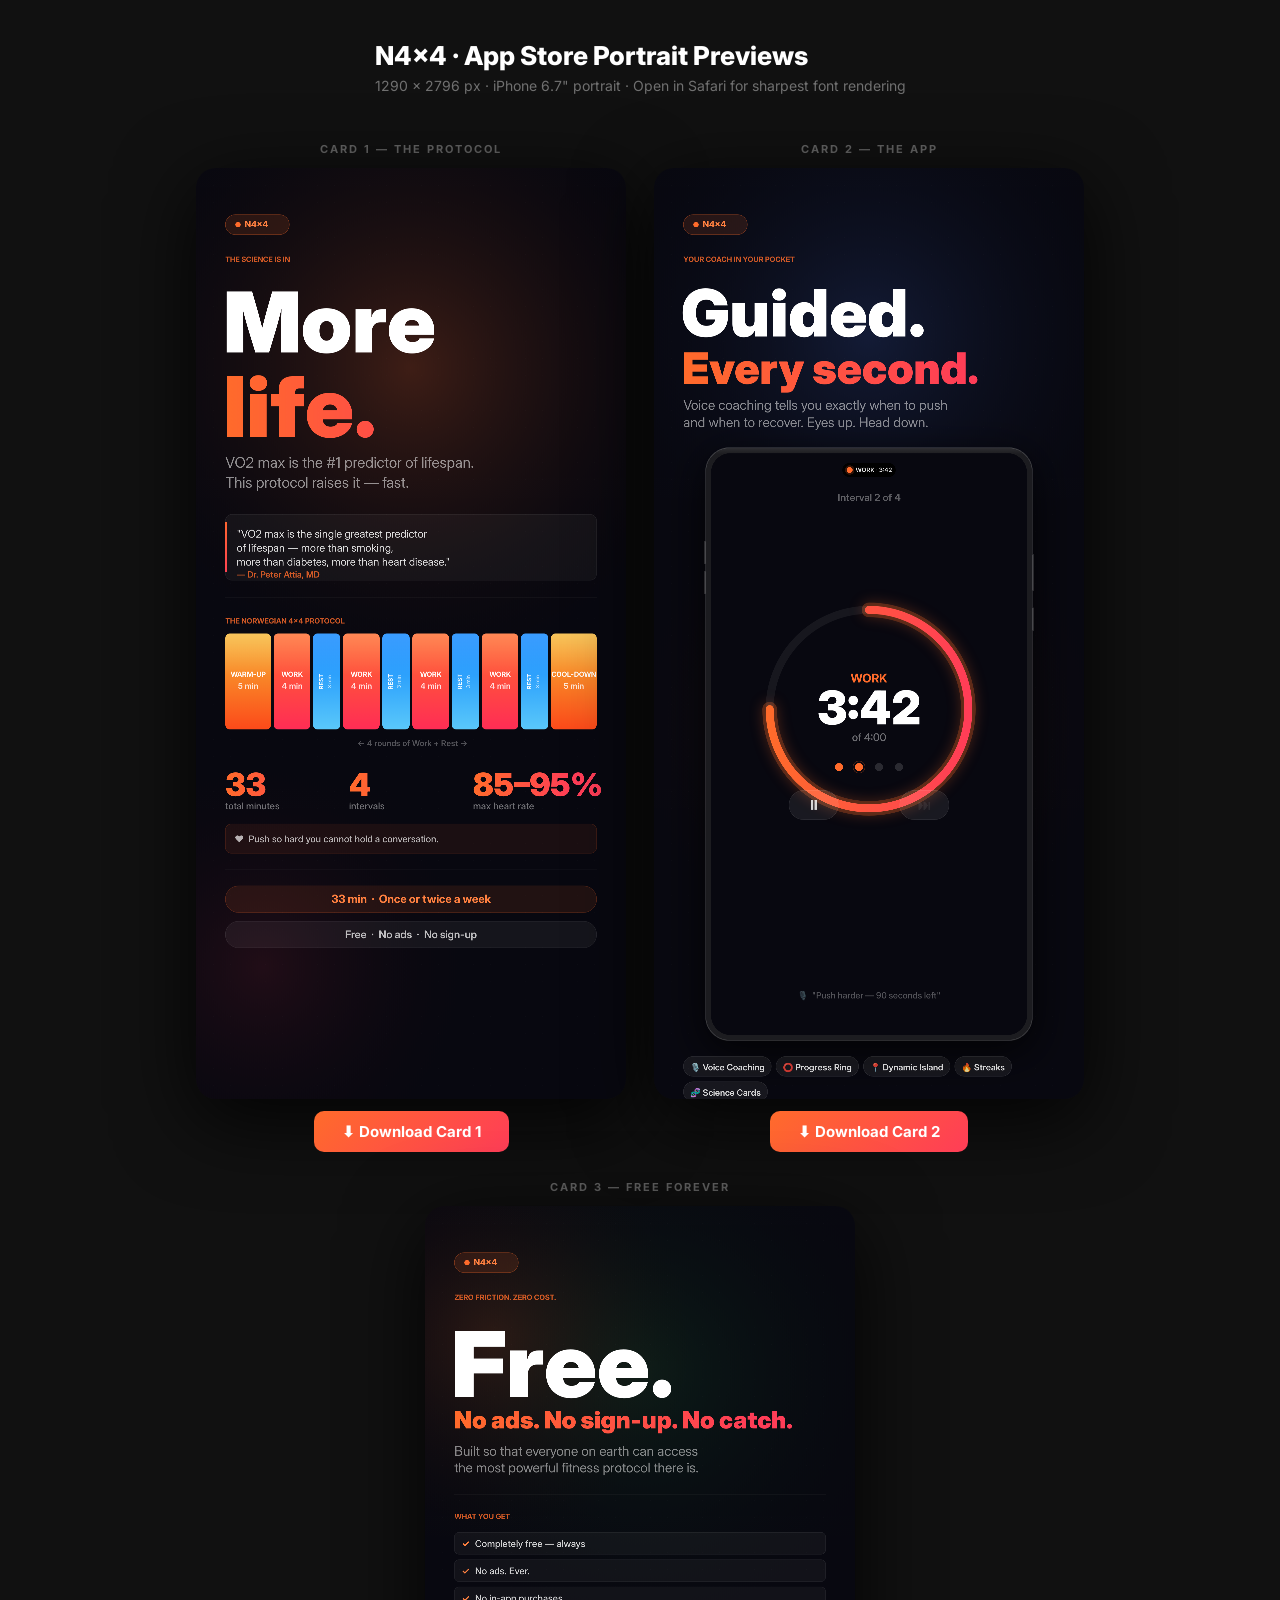
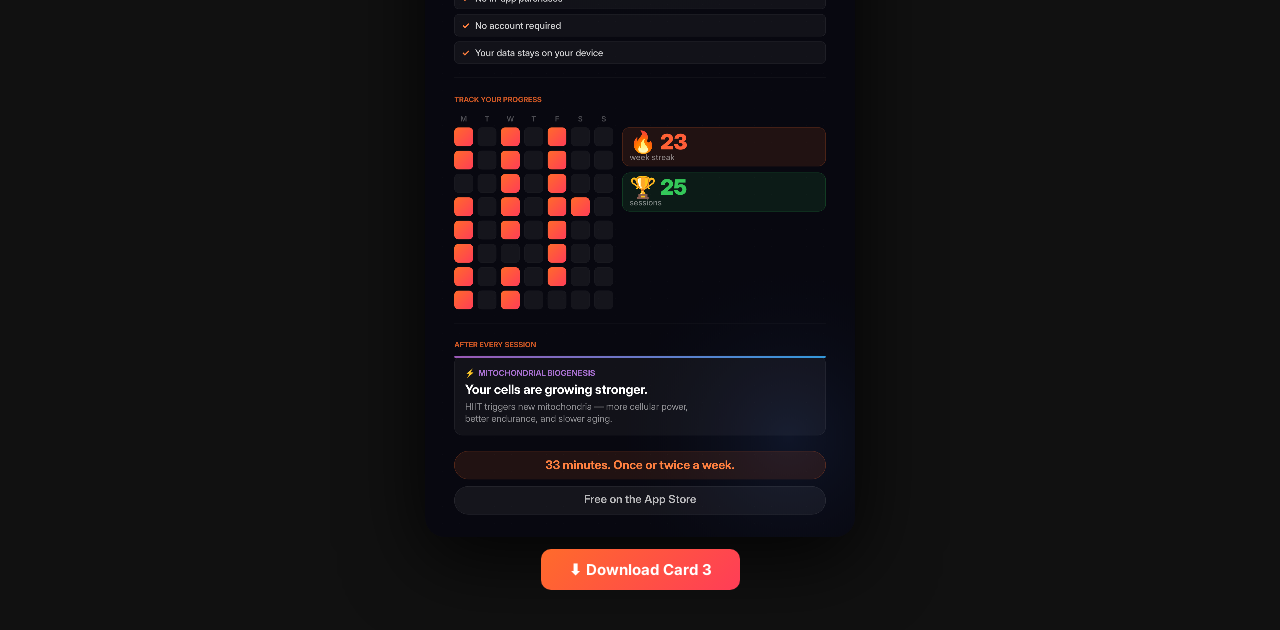
<file: app-store-previews/generate-portrait.html>
<!DOCTYPE html>
<html lang="en">
<head>
<meta charset="UTF-8">
<title>N4x4 — Portrait Preview Generator</title>
<link rel="preconnect" href="https://fonts.googleapis.com">
<link rel="preconnect" href="https://fonts.gstatic.com" crossorigin>
<link href="https://fonts.googleapis.com/css2?family=Inter:wght@300;400;500;600;700;800;900&display=swap" rel="stylesheet">
<style>
* { box-sizing: border-box; margin: 0; padding: 0; }
body {
  background: #111; color: #fff;
  font-family: Inter, -apple-system, sans-serif;
  -webkit-font-smoothing: antialiased;
  padding: 40px 24px;
  display: flex; flex-direction: column; align-items: center; gap: 48px;
}
h1 { font-size: 26px; font-weight: 800; }
.sub { color: rgba(255,255,255,0.4); font-size: 14px; margin-top: 6px; text-align: center; }
.cards-row { display: flex; gap: 28px; align-items: flex-start; flex-wrap: wrap; justify-content: center; }
.wrap { display: flex; flex-direction: column; align-items: center; gap: 12px; }
.card-label { font-size: 11px; font-weight: 700; letter-spacing: 2px; color: rgba(255,255,255,0.35); text-transform: uppercase; }
canvas {
  width: 430px; height: 931px;  /* display at 1/3 scale */
  max-width: 100%;
  border-radius: 20px;
  display: block;
  box-shadow: 0 20px 80px rgba(0,0,0,0.85);
}
.dl {
  padding: 11px 28px;
  background: linear-gradient(135deg, #FF6B2B, #FF3D57);
  color: white; border: none; border-radius: 10px;
  font-size: 15px; font-weight: 700; cursor: pointer;
  font-family: Inter, sans-serif; transition: opacity 0.2s;
}
.dl:hover { opacity: 0.85; }
</style>
</head>
<body>

<div>
  <h1>N4x4 · App Store Portrait Previews</h1>
  <p class="sub">1290 × 2796 px · iPhone 6.7" portrait · Open in Safari for sharpest font rendering</p>
</div>

<div class="cards-row">
  <div class="wrap">
    <div class="card-label">Card 1 — The Protocol</div>
    <canvas id="c1" width="1290" height="2796"></canvas>
    <button class="dl" onclick="dl('c1','n4x4-portrait-1-protocol.png')">⬇ Download Card 1</button>
  </div>
  <div class="wrap">
    <div class="card-label">Card 2 — The App</div>
    <canvas id="c2" width="1290" height="2796"></canvas>
    <button class="dl" onclick="dl('c2','n4x4-portrait-2-app.png')">⬇ Download Card 2</button>
  </div>
  <div class="wrap">
    <div class="card-label">Card 3 — Free Forever</div>
    <canvas id="c3" width="1290" height="2796"></canvas>
    <button class="dl" onclick="dl('c3','n4x4-portrait-3-free.png')">⬇ Download Card 3</button>
  </div>
</div>

<script>
const W = 1290, H = 2796;
const MX = 88;     // horizontal margin
const CX = W / 2;  // horizontal center = 645

// ─── HELPERS ──────────────────────────────────────────────────────────────────

function rrect(ctx, x, y, w, h, r) {
  r = Math.min(r, w / 2, h / 2);
  ctx.beginPath();
  ctx.moveTo(x + r, y);
  ctx.arcTo(x + w, y,     x + w, y + h, r);
  ctx.arcTo(x + w, y + h, x,     y + h, r);
  ctx.arcTo(x,     y + h, x,     y,     r);
  ctx.arcTo(x,     y,     x + w, y,     r);
  ctx.closePath();
}

function radGrad(ctx, cx, cy, r, c0, c1) {
  const g = ctx.createRadialGradient(cx, cy, 0, cx, cy, r);
  g.addColorStop(0, c0); g.addColorStop(1, c1); return g;
}

function linGrad(ctx, x1, y1, x2, y2, c0, c1) {
  const g = ctx.createLinearGradient(x1, y1, x2, y2);
  g.addColorStop(0, c0); g.addColorStop(1, c1); return g;
}

function drawBase(ctx, gx, gy, gc, gr) {
  ctx.fillStyle = '#080810'; ctx.fillRect(0, 0, W, H);
  ctx.fillStyle = radGrad(ctx, gx, gy, gr || 900, gc, 'transparent');
  ctx.fillRect(0, 0, W, H);
}

function pill(ctx, x, y, w, h, r, bg, stroke, lw) {
  rrect(ctx, x, y, w, h, r);
  ctx.fillStyle = bg; ctx.fill();
  if (stroke) { ctx.strokeStyle = stroke; ctx.lineWidth = lw || 1.5; ctx.stroke(); }
}

function badge(ctx, x, y) {
  pill(ctx, x, y, 192, 60, 30, 'rgba(255,107,43,0.12)', 'rgba(255,107,43,0.4)');
  ctx.beginPath(); ctx.arc(x + 38, y + 30, 8, 0, Math.PI * 2);
  ctx.fillStyle = '#FF6B2B'; ctx.fill();
  ctx.font = '700 26px Inter'; ctx.fillStyle = '#FF8040'; ctx.textAlign = 'left';
  ctx.fillText('N4×4', x + 58, y + 38);
}

function sectionLabel(ctx, text, x, y) {
  ctx.font = '700 22px Inter'; ctx.fillStyle = 'rgba(255,107,43,0.8)';
  ctx.textAlign = 'left'; ctx.fillText(text, x, y);
}

function noise(ctx) {
  for (let x = 0; x < W; x += 52) {
    for (let y = 0; y < H; y += 52) {
      ctx.beginPath(); ctx.arc(x, y, 1.2, 0, Math.PI * 2);
      ctx.fillStyle = 'rgba(255,255,255,0.022)'; ctx.fill();
    }
  }
}

function divider(ctx, y) {
  ctx.beginPath(); ctx.moveTo(MX, y); ctx.lineTo(W - MX, y);
  ctx.strokeStyle = 'rgba(255,255,255,0.07)'; ctx.lineWidth = 1; ctx.stroke();
}

// ─── CARD 1: THE PROTOCOL ─────────────────────────────────────────────────────

function drawCard1(ctx) {
  drawBase(ctx, CX, 600, 'rgba(255,107,43,0.22)', 1000);
  ctx.fillStyle = radGrad(ctx, 200, 2400, 700, 'rgba(255,61,87,0.1)', 'transparent');
  ctx.fillRect(0, 0, W, H);
  noise(ctx);

  // ── HERO ───────────────────────────────────────────────────────────────────
  badge(ctx, MX, 140);
  sectionLabel(ctx, 'THE SCIENCE IS IN', MX, 282);

  ctx.font = '900 252px Inter'; ctx.fillStyle = '#ffffff'; ctx.textAlign = 'left';
  ctx.fillText('More', MX - 6, 554);

  ctx.font = '900 252px Inter';
  ctx.fillStyle = linGrad(ctx, MX, 0, MX + 740, 0, '#FF6B2B', '#FF3D57');
  ctx.fillText('life.', MX - 6, 808);

  ctx.font = '400 44px Inter'; ctx.fillStyle = 'rgba(255,255,255,0.54)';
  ctx.fillText('VO2 max is the #1 predictor of lifespan.', MX, 900);
  ctx.fillText('This protocol raises it — fast.', MX, 960);

  // Peter Attia quote (early, before protocol)
  const q1Y = 1040;
  rrect(ctx, MX, q1Y, W - MX * 2, 198, 20);
  ctx.fillStyle = 'rgba(255,255,255,0.04)'; ctx.fill();
  ctx.strokeStyle = 'rgba(255,255,255,0.08)'; ctx.lineWidth = 1.5; ctx.stroke();
  // Left accent bar
  ctx.fillStyle = linGrad(ctx, MX, q1Y, MX, q1Y + 198, '#FF6B2B', '#FF3D57');
  ctx.fillRect(MX, q1Y + 24, 5, 150);
  ctx.font = '400 32px Inter'; ctx.fillStyle = 'rgba(255,255,255,0.85)'; ctx.textAlign = 'left';
  ctx.fillText('"VO2 max is the single greatest predictor', MX + 34, q1Y + 70);
  ctx.fillText('of lifespan — more than smoking,', MX + 34, q1Y + 112);
  ctx.fillText('more than diabetes, more than heart disease."', MX + 34, q1Y + 154);
  ctx.font = '600 26px Inter'; ctx.fillStyle = 'rgba(255,107,43,0.8)';
  ctx.fillText('— Dr. Peter Attia, MD', MX + 34, q1Y + 190);

  // ── PROTOCOL ───────────────────────────────────────────────────────────────
  divider(ctx, 1290);
  sectionLabel(ctx, 'THE NORWEGIAN 4×4 PROTOCOL', MX, 1368);

  const tlX = MX, tlY = 1398, tlH = 288, tlW = W - MX * 2, gap = 8;
  const blocks = [
    { l: 'WARM-UP',   d: '5 min', c1: '#F7B733', c2: '#FC4A1A', f: 5 },
    { l: 'WORK',      d: '4 min', c1: '#FF6B2B', c2: '#FF2D55', f: 4 },
    { l: 'REST',      d: '3 min', c1: '#0A84FF', c2: '#5AC8FA', f: 3 },
    { l: 'WORK',      d: '4 min', c1: '#FF6B2B', c2: '#FF2D55', f: 4 },
    { l: 'REST',      d: '3 min', c1: '#0A84FF', c2: '#5AC8FA', f: 3 },
    { l: 'WORK',      d: '4 min', c1: '#FF6B2B', c2: '#FF2D55', f: 4 },
    { l: 'REST',      d: '3 min', c1: '#0A84FF', c2: '#5AC8FA', f: 3 },
    { l: 'WORK',      d: '4 min', c1: '#FF6B2B', c2: '#FF2D55', f: 4 },
    { l: 'REST',      d: '3 min', c1: '#0A84FF', c2: '#5AC8FA', f: 3 },
    { l: 'COOL-DOWN', d: '5 min', c1: '#F7B733', c2: '#FC4A1A', f: 5 },
  ];
  const totalF = blocks.reduce((s, b) => s + b.f, 0);
  const avail = tlW - gap * (blocks.length - 1);

  let bx = tlX;
  const bws = [];
  blocks.forEach((b, i) => {
    const bw = i === blocks.length - 1 ? (W - MX - bx) : Math.round(avail * b.f / totalF);
    bws.push(bw);
    const grd = ctx.createLinearGradient(bx, tlY, bx, tlY + tlH);
    grd.addColorStop(0, b.c1); grd.addColorStop(1, b.c2);
    rrect(ctx, bx, tlY, bw, tlH, 14); ctx.fillStyle = grd; ctx.fill();
    // Sheen
    const sh = ctx.createLinearGradient(bx, tlY, bx, tlY + tlH * 0.44);
    sh.addColorStop(0, 'rgba(255,255,255,0.2)'); sh.addColorStop(1, 'rgba(255,255,255,0)');
    rrect(ctx, bx, tlY, bw, tlH * 0.44, 14); ctx.fillStyle = sh; ctx.fill();
    // Text
    ctx.save(); ctx.textAlign = 'center';
    const cx2 = bx + bw / 2, cy2 = tlY + tlH / 2;
    if (bw < 100) {
      ctx.translate(cx2, cy2); ctx.rotate(-Math.PI / 2);
      ctx.font = '700 18px Inter'; ctx.fillStyle = 'rgba(255,255,255,0.95)'; ctx.fillText(b.l, 0, -10);
      ctx.font = '500 15px Inter'; ctx.fillStyle = 'rgba(255,255,255,0.75)'; ctx.fillText(b.d, 0, 14);
    } else {
      ctx.font = '700 21px Inter'; ctx.fillStyle = 'rgba(255,255,255,0.95)'; ctx.fillText(b.l, cx2, cy2 - 14);
      ctx.font = '600 24px Inter'; ctx.fillStyle = 'rgba(255,255,255,0.82)'; ctx.fillText(b.d, cx2, cy2 + 22);
    }
    ctx.restore();
    bx += bw + gap;
  });

  // 4 rounds annotation
  const wuEnd = tlX + bws[0] + gap;
  const cdStart = W - MX - bws[9];
  ctx.font = '600 24px Inter'; ctx.fillStyle = 'rgba(255,255,255,0.3)'; ctx.textAlign = 'center';
  ctx.fillText('← 4 rounds of Work + Rest →', (wuEnd + cdStart) / 2, tlY + tlH + 50);

  // Stats
  const stY = tlY + tlH + 110;
  const sw = (W - MX * 2) / 3;
  [
    { n: '33',     s: 'total minutes' },
    { n: '4',      s: 'intervals' },
    { n: '85–95%', s: 'max heart rate' },
  ].forEach((st, i) => {
    const sx = MX + i * sw;
    ctx.textAlign = 'left';
    ctx.font = '900 96px Inter';
    ctx.fillStyle = linGrad(ctx, sx, 0, sx + 300, 0, '#FF6B2B', '#FF3D57');
    ctx.fillText(st.n, sx, stY + 90);
    ctx.font = '500 28px Inter'; ctx.fillStyle = 'rgba(255,255,255,0.42)';
    ctx.fillText(st.s, sx, stY + 130);
  });

  // HR note
  const hrY = stY + 174;
  pill(ctx, MX, hrY, W - MX * 2, 88, 18, 'rgba(255,107,43,0.08)', 'rgba(255,107,43,0.2)');
  ctx.font = '500 28px Inter'; ctx.fillStyle = 'rgba(255,255,255,0.68)'; ctx.textAlign = 'left';
  ctx.fillText('❤  Push so hard you cannot hold a conversation.', MX + 28, hrY + 55);

  // ── BOTTOM ─────────────────────────────────────────────────────────────────
  divider(ctx, hrY + 136);

  // 33 min pill
  const p1Y = hrY + 186;
  pill(ctx, MX, p1Y, W - MX * 2, 80, 40, 'rgba(255,107,43,0.1)', 'rgba(255,107,43,0.28)');
  ctx.font = '700 34px Inter'; ctx.fillStyle = '#FF8040'; ctx.textAlign = 'center';
  ctx.fillText('33 min  ·  Once or twice a week', CX, p1Y + 51);

  // Free pill
  const p2Y = p1Y + 106;
  pill(ctx, MX, p2Y, W - MX * 2, 80, 40, 'rgba(255,255,255,0.05)', 'rgba(255,255,255,0.1)');
  ctx.font = '600 32px Inter'; ctx.fillStyle = 'rgba(255,255,255,0.72)'; ctx.textAlign = 'center';
  ctx.fillText('Free  ·  No ads  ·  No sign-up', CX, p2Y + 51);
}

// ─── CARD 2: THE APP ──────────────────────────────────────────────────────────

function drawCard2(ctx) {
  drawBase(ctx, CX, 500, 'rgba(80,130,255,0.16)', 900);
  ctx.fillStyle = radGrad(ctx, CX, H * 0.6, 800, 'rgba(255,107,43,0.12)', 'transparent');
  ctx.fillRect(0, 0, W, H);
  noise(ctx);

  // ── HEADLINE ───────────────────────────────────────────────────────────────
  badge(ctx, MX, 140);
  sectionLabel(ctx, 'YOUR COACH IN YOUR POCKET', MX, 282);

  ctx.font = '900 196px Inter'; ctx.fillStyle = '#ffffff'; ctx.textAlign = 'left';
  ctx.fillText('Guided.', MX - 6, 506);

  ctx.font = '900 130px Inter';
  ctx.fillStyle = linGrad(ctx, MX, 0, MX + 860, 0, '#FF6B2B', '#FF3D57');
  ctx.fillText('Every second.', MX - 4, 648);

  ctx.font = '400 40px Inter'; ctx.fillStyle = 'rgba(255,255,255,0.52)';
  ctx.fillText('Voice coaching tells you exactly when to push', MX, 726);
  ctx.fillText('and when to recover. Eyes up. Head down.', MX, 778);

  // ── PHONE MOCKUP ───────────────────────────────────────────────────────────
  const phW = 980, phH = 1780;
  const phX = (W - phW) / 2;    // 155
  const phY = 840;
  const phR = 72;

  // Shadow
  ctx.save();
  ctx.shadowColor = 'rgba(0,0,0,0.8)'; ctx.shadowBlur = 120; ctx.shadowOffsetY = 30;
  rrect(ctx, phX, phY, phW, phH, phR);
  ctx.fillStyle = '#1c1c20'; ctx.fill();
  ctx.restore();

  // Phone body
  rrect(ctx, phX, phY, phW, phH, phR);
  ctx.fillStyle = '#1c1c20'; ctx.fill();
  ctx.strokeStyle = 'rgba(255,255,255,0.14)'; ctx.lineWidth = 3; ctx.stroke();

  // Side button (right)
  pill(ctx, phX + phW, phY + 320, 6, 110, 3, 'rgba(255,255,255,0.15)', null);
  pill(ctx, phX + phW, phY + 480, 6, 70,  3, 'rgba(255,255,255,0.15)', null);
  // Volume (left)
  pill(ctx, phX - 6, phY + 280, 6, 70, 3, 'rgba(255,255,255,0.15)', null);
  pill(ctx, phX - 6, phY + 370, 6, 70, 3, 'rgba(255,255,255,0.15)', null);

  // Screen
  const sX = phX + 16, sY = phY + 16, sW = phW - 32, sH = phH - 32;
  rrect(ctx, sX, sY, sW, sH, phR - 12);
  ctx.fillStyle = '#080810'; ctx.fill();

  // Top sheen on phone
  ctx.save();
  rrect(ctx, phX, phY, phW, phH, phR); ctx.clip();
  const sheen = ctx.createLinearGradient(phX, phY, phX, phY + 20);
  sheen.addColorStop(0, 'rgba(255,255,255,0.08)'); sheen.addColorStop(1, 'rgba(255,255,255,0)');
  ctx.fillStyle = sheen; ctx.fillRect(phX, phY, phW, 20);
  ctx.restore();

  // Dynamic Island
  const diW = 160, diH = 42;
  const diX = CX - diW / 2, diY = phY + 46;
  rrect(ctx, diX, diY, diW, diH, 21);
  ctx.fillStyle = '#000'; ctx.fill();
  // DI content: pulsing dot + text
  ctx.beginPath(); ctx.arc(diX + 22, diY + 21, 9, 0, Math.PI * 2);
  ctx.fillStyle = '#FF6B2B'; ctx.fill();
  // DI glow
  ctx.beginPath(); ctx.arc(diX + 22, diY + 21, 14, 0, Math.PI * 2);
  ctx.fillStyle = 'rgba(255,107,43,0.2)'; ctx.fill();
  ctx.font = '600 18px Inter'; ctx.fillStyle = 'rgba(255,255,255,0.9)'; ctx.textAlign = 'left';
  ctx.fillText('WORK · 3:42', diX + 40, diY + 27);

  // Screen content: "Interval 2 of 4" counter
  const ringCY = sY + sH * 0.44;
  ctx.font = '600 30px Inter'; ctx.fillStyle = 'rgba(255,255,255,0.35)'; ctx.textAlign = 'center';
  ctx.fillText('Interval 2 of 4', CX, phY + 160);

  // Progress ring
  const ringR = 298, ringLW = 24;
  const progress = 0.75;

  // Outer glow ring
  ctx.save();
  ctx.shadowColor = '#FF6B2B'; ctx.shadowBlur = 40;
  ctx.beginPath();
  ctx.arc(CX, ringCY, ringR, -Math.PI / 2, -Math.PI / 2 + Math.PI * 2 * progress);
  ctx.strokeStyle = 'rgba(255,107,43,0.25)'; ctx.lineWidth = ringLW + 20; ctx.lineCap = 'round'; ctx.stroke();
  ctx.restore();

  // Track
  ctx.beginPath(); ctx.arc(CX, ringCY, ringR, 0, Math.PI * 2);
  ctx.strokeStyle = 'rgba(255,255,255,0.06)'; ctx.lineWidth = ringLW; ctx.stroke();

  // Progress arc
  ctx.beginPath();
  ctx.arc(CX, ringCY, ringR, -Math.PI / 2, -Math.PI / 2 + Math.PI * 2 * progress);
  ctx.strokeStyle = linGrad(ctx, CX - ringR, ringCY, CX + ringR, ringCY, '#FF6B2B', '#FF3D57');
  ctx.lineWidth = ringLW; ctx.lineCap = 'round'; ctx.stroke(); ctx.lineCap = 'butt';

  // Center text
  ctx.textAlign = 'center';
  ctx.font = '700 36px Inter'; ctx.fillStyle = '#FF6B2B';
  ctx.fillText('WORK', CX, ringCY - 80);

  ctx.font = '900 140px Inter'; ctx.fillStyle = '#ffffff';
  ctx.fillText('3:42', CX, ringCY + 46);

  ctx.font = '500 32px Inter'; ctx.fillStyle = 'rgba(255,255,255,0.42)';
  ctx.fillText('of 4:00', CX, ringCY + 96);

  // Interval dots
  const dotsY = ringCY + 174;
  [CX - 90, CX - 30, CX + 30, CX + 90].forEach((dx, i) => {
    ctx.beginPath(); ctx.arc(dx, dotsY, 12, 0, Math.PI * 2);
    ctx.fillStyle = i < 2 ? '#FF6B2B' : 'rgba(255,255,255,0.14)'; ctx.fill();
    if (i === 1) { // current — add glow
      ctx.beginPath(); ctx.arc(dx, dotsY, 18, 0, Math.PI * 2);
      ctx.strokeStyle = 'rgba(255,107,43,0.3)'; ctx.lineWidth = 2; ctx.stroke();
    }
  });

  // Controls
  const ctrlY = dotsY + 70;
  // Pause
  pill(ctx, CX - 240, ctrlY, 148, 88, 44, 'rgba(255,255,255,0.07)', 'rgba(255,255,255,0.1)');
  ctx.font = '700 40px Inter'; ctx.fillStyle = 'rgba(255,255,255,0.82)'; ctx.textAlign = 'center';
  ctx.fillText('⏸', CX - 166, ctrlY + 58);
  // Skip
  pill(ctx, CX + 92, ctrlY, 148, 88, 44, 'rgba(255,255,255,0.07)', 'rgba(255,255,255,0.1)');
  ctx.fillText('⏭', CX + 166, ctrlY + 58);

  // Voice indicator bottom
  const voiceY = sY + sH - 110;
  ctx.font = '500 26px Inter'; ctx.fillStyle = 'rgba(255,255,255,0.3)'; ctx.textAlign = 'center';
  ctx.fillText('🎙️  "Push harder — 90 seconds left"', CX, voiceY);

  // ── FEATURE CHIPS ──────────────────────────────────────────────────────────
  const chipsY = phY + phH + 48;
  const chips = ['🎙️ Voice Coaching', '⭕ Progress Ring', '📍 Dynamic Island', '🔥 Streaks', '🧬 Science Cards'];
  let fx = MX, fy = chipsY;
  chips.forEach((c, i) => {
    ctx.font = '600 26px Inter';
    const tw = ctx.measureText(c).width;
    const pw = tw + 40, ph2 = 60;
    if (fx + pw > W - MX && fx > MX) { fx = MX; fy += 76; }
    pill(ctx, fx, fy, pw, ph2, 30, 'rgba(255,255,255,0.06)', 'rgba(255,255,255,0.11)');
    ctx.fillStyle = 'rgba(255,255,255,0.82)'; ctx.textAlign = 'left';
    ctx.fillText(c, fx + 20, fy + 42);
    fx += pw + 14;
  });
}

// ─── CARD 3: FREE FOREVER ─────────────────────────────────────────────────────

function drawCard3(ctx) {
  drawBase(ctx, CX, 500, 'rgba(50,210,100,0.1)', 900);
  ctx.fillStyle = radGrad(ctx, 200, 400, 700, 'rgba(255,107,43,0.14)', 'transparent');
  ctx.fillRect(0, 0, W, H);
  ctx.fillStyle = radGrad(ctx, W - 200, H - 300, 600, 'rgba(80,140,255,0.1)', 'transparent');
  ctx.fillRect(0, 0, W, H);
  noise(ctx);

  // ── HERO ───────────────────────────────────────────────────────────────────
  badge(ctx, MX, 140);
  sectionLabel(ctx, 'ZERO FRICTION. ZERO COST.', MX, 282);

  ctx.font = '900 272px Inter'; ctx.fillStyle = '#ffffff'; ctx.textAlign = 'left';
  ctx.fillText('Free.', MX - 8, 574);

  ctx.font = '900 72px Inter';
  ctx.fillStyle = linGrad(ctx, MX, 0, MX + 900, 0, '#FF6B2B', '#FF3D57');
  ctx.fillText('No ads. No sign-up. No catch.', MX, 668);

  ctx.font = '400 40px Inter'; ctx.fillStyle = 'rgba(255,255,255,0.5)';
  ctx.fillText('Built so that everyone on earth can access', MX, 750);
  ctx.fillText('the most powerful fitness protocol there is.', MX, 800);

  // ── TRUST LIST ─────────────────────────────────────────────────────────────
  divider(ctx, 866);
  sectionLabel(ctx, 'WHAT YOU GET', MX, 940);

  const trusts = [
    { icon: '✓', text: 'Completely free — always' },
    { icon: '✓', text: 'No ads. Ever.' },
    { icon: '✓', text: 'No in-app purchases' },
    { icon: '✓', text: 'No account required' },
    { icon: '✓', text: 'Your data stays on your device' },
  ];
  trusts.forEach(({ icon, text }, i) => {
    const ty = 980 + i * 82;
    pill(ctx, MX, ty, W - MX * 2, 66, 14, 'rgba(255,255,255,0.04)', 'rgba(255,255,255,0.08)');
    ctx.font = '700 28px Inter'; ctx.fillStyle = '#FF8040'; ctx.textAlign = 'left';
    ctx.fillText(icon, MX + 22, ty + 44);
    ctx.font = '500 28px Inter'; ctx.fillStyle = 'rgba(255,255,255,0.8)';
    ctx.fillText(text, MX + 62, ty + 44);
  });

  // ── STREAK CALENDAR ────────────────────────────────────────────────────────
  divider(ctx, 1416);
  sectionLabel(ctx, 'TRACK YOUR PROGRESS', MX, 1490);

  const dotSz = 56, dotGap = 14;
  const calX = MX, calY = 1524;
  const days = ['M', 'T', 'W', 'T', 'F', 'S', 'S'];
  const calW = 7 * dotSz + 6 * dotGap;

  // Day labels
  days.forEach((d, i) => {
    ctx.font = '600 22px Inter'; ctx.fillStyle = 'rgba(255,255,255,0.28)'; ctx.textAlign = 'center';
    ctx.fillText(d, calX + i * (dotSz + dotGap) + dotSz / 2, calY + 24);
  });

  const history = [
    [1,0,1,0,1,0,0],
    [1,0,1,0,1,0,0],
    [0,0,1,0,1,0,0],
    [1,0,1,0,1,1,0],
    [1,0,1,0,1,0,0],
    [1,0,0,0,1,0,0],
    [1,0,1,0,1,0,0],
    [1,0,1,0,0,0,0],
  ];
  history.forEach((week, wi) => {
    week.forEach((done, di) => {
      const dx = calX + di * (dotSz + dotGap);
      const dy = calY + 42 + wi * (dotSz + dotGap);
      rrect(ctx, dx, dy, dotSz, dotSz, 12);
      if (done) {
        const g = ctx.createLinearGradient(dx, dy, dx + dotSz, dy + dotSz);
        g.addColorStop(0, '#FF6B2B'); g.addColorStop(1, '#FF3D57');
        ctx.fillStyle = g;
      } else { ctx.fillStyle = 'rgba(255,255,255,0.05)'; }
      ctx.fill();
      ctx.strokeStyle = done ? 'rgba(255,107,43,0.22)' : 'rgba(255,255,255,0.04)';
      ctx.lineWidth = 1; ctx.stroke();
    });
  });

  // Badges to the right of the calendar
  const bdX = calX + calW + 28;
  const bdW = W - MX - bdX;

  pill(ctx, bdX, calY + 42, bdW, 116, 22, 'rgba(255,107,43,0.1)', 'rgba(255,107,43,0.26)');
  ctx.font = '900 64px Inter';
  ctx.fillStyle = linGrad(ctx, bdX, 0, bdX + bdW, 0, '#FF6B2B', '#FF3D57');
  ctx.textAlign = 'left';
  ctx.fillText('🔥 23', bdX + 22, calY + 108);
  ctx.font = '500 24px Inter'; ctx.fillStyle = 'rgba(255,255,255,0.46)';
  ctx.fillText('week streak', bdX + 22, calY + 140);

  pill(ctx, bdX, calY + 178, bdW, 116, 22, 'rgba(52,199,89,0.1)', 'rgba(52,199,89,0.26)');
  ctx.font = '900 64px Inter'; ctx.fillStyle = '#34C759';
  ctx.fillText('🏆 25', bdX + 22, calY + 244);
  ctx.font = '500 24px Inter'; ctx.fillStyle = 'rgba(255,255,255,0.46)';
  ctx.fillText('sessions', bdX + 22, calY + 276);

  // ── SCIENCE CARD ───────────────────────────────────────────────────────────
  const calBottom = calY + 42 + 8 * (dotSz + dotGap);
  divider(ctx, calBottom + 28);

  sectionLabel(ctx, 'AFTER EVERY SESSION', MX, calBottom + 100);

  const scY = calBottom + 126;
  const scH = 238;
  rrect(ctx, MX, scY, W - MX * 2, scH, 24);
  ctx.fillStyle = 'rgba(255,255,255,0.04)'; ctx.fill();
  ctx.strokeStyle = 'rgba(255,255,255,0.08)'; ctx.lineWidth = 1.5; ctx.stroke();

  // Top color bar
  rrect(ctx, MX, scY, W - MX * 2, 6, 4);
  ctx.fillStyle = linGrad(ctx, MX, 0, W - MX, 0, '#9B59B6', '#3498DB');
  ctx.fill();

  ctx.font = '700 24px Inter'; ctx.fillStyle = '#A870D0'; ctx.textAlign = 'left';
  ctx.fillText('⚡  MITOCHONDRIAL BIOGENESIS', MX + 32, scY + 60);
  ctx.font = '700 38px Inter'; ctx.fillStyle = '#ffffff';
  ctx.fillText('Your cells are growing stronger.', MX + 32, scY + 114);
  ctx.font = '400 28px Inter'; ctx.fillStyle = 'rgba(255,255,255,0.52)';
  ctx.fillText('HIIT triggers new mitochondria — more cellular power,', MX + 32, scY + 162);
  ctx.fillText('better endurance, and slower aging.', MX + 32, scY + 198);

  // ── BOTTOM CTA ─────────────────────────────────────────────────────────────
  const ctaY = scY + scH + 48;
  pill(ctx, MX, ctaY, W - MX * 2, 84, 42, 'rgba(255,107,43,0.1)', 'rgba(255,107,43,0.28)');
  ctx.font = '700 36px Inter'; ctx.fillStyle = '#FF8040'; ctx.textAlign = 'center';
  ctx.fillText('33 minutes. Once or twice a week.', CX, ctaY + 54);

  pill(ctx, MX, ctaY + 106, W - MX * 2, 84, 42, 'rgba(255,255,255,0.05)', 'rgba(255,255,255,0.1)');
  ctx.font = '600 34px Inter'; ctx.fillStyle = 'rgba(255,255,255,0.7)'; ctx.textAlign = 'center';
  ctx.fillText('Free on the App Store', CX, ctaY + 156);
}

// ─── DOWNLOAD & RENDER ────────────────────────────────────────────────────────

function dl(id, name) {
  document.getElementById(id).toBlob(blob => {
    const a = Object.assign(document.createElement('a'), { href: URL.createObjectURL(blob), download: name });
    a.click(); setTimeout(() => URL.revokeObjectURL(a.href), 1500);
  }, 'image/png');
}

document.fonts.ready.then(() => {
  setTimeout(() => {
    drawCard1(document.getElementById('c1').getContext('2d'));
    drawCard2(document.getElementById('c2').getContext('2d'));
    drawCard3(document.getElementById('c3').getContext('2d'));
  }, 400);
});
</script>
</body>
</html>
</file>
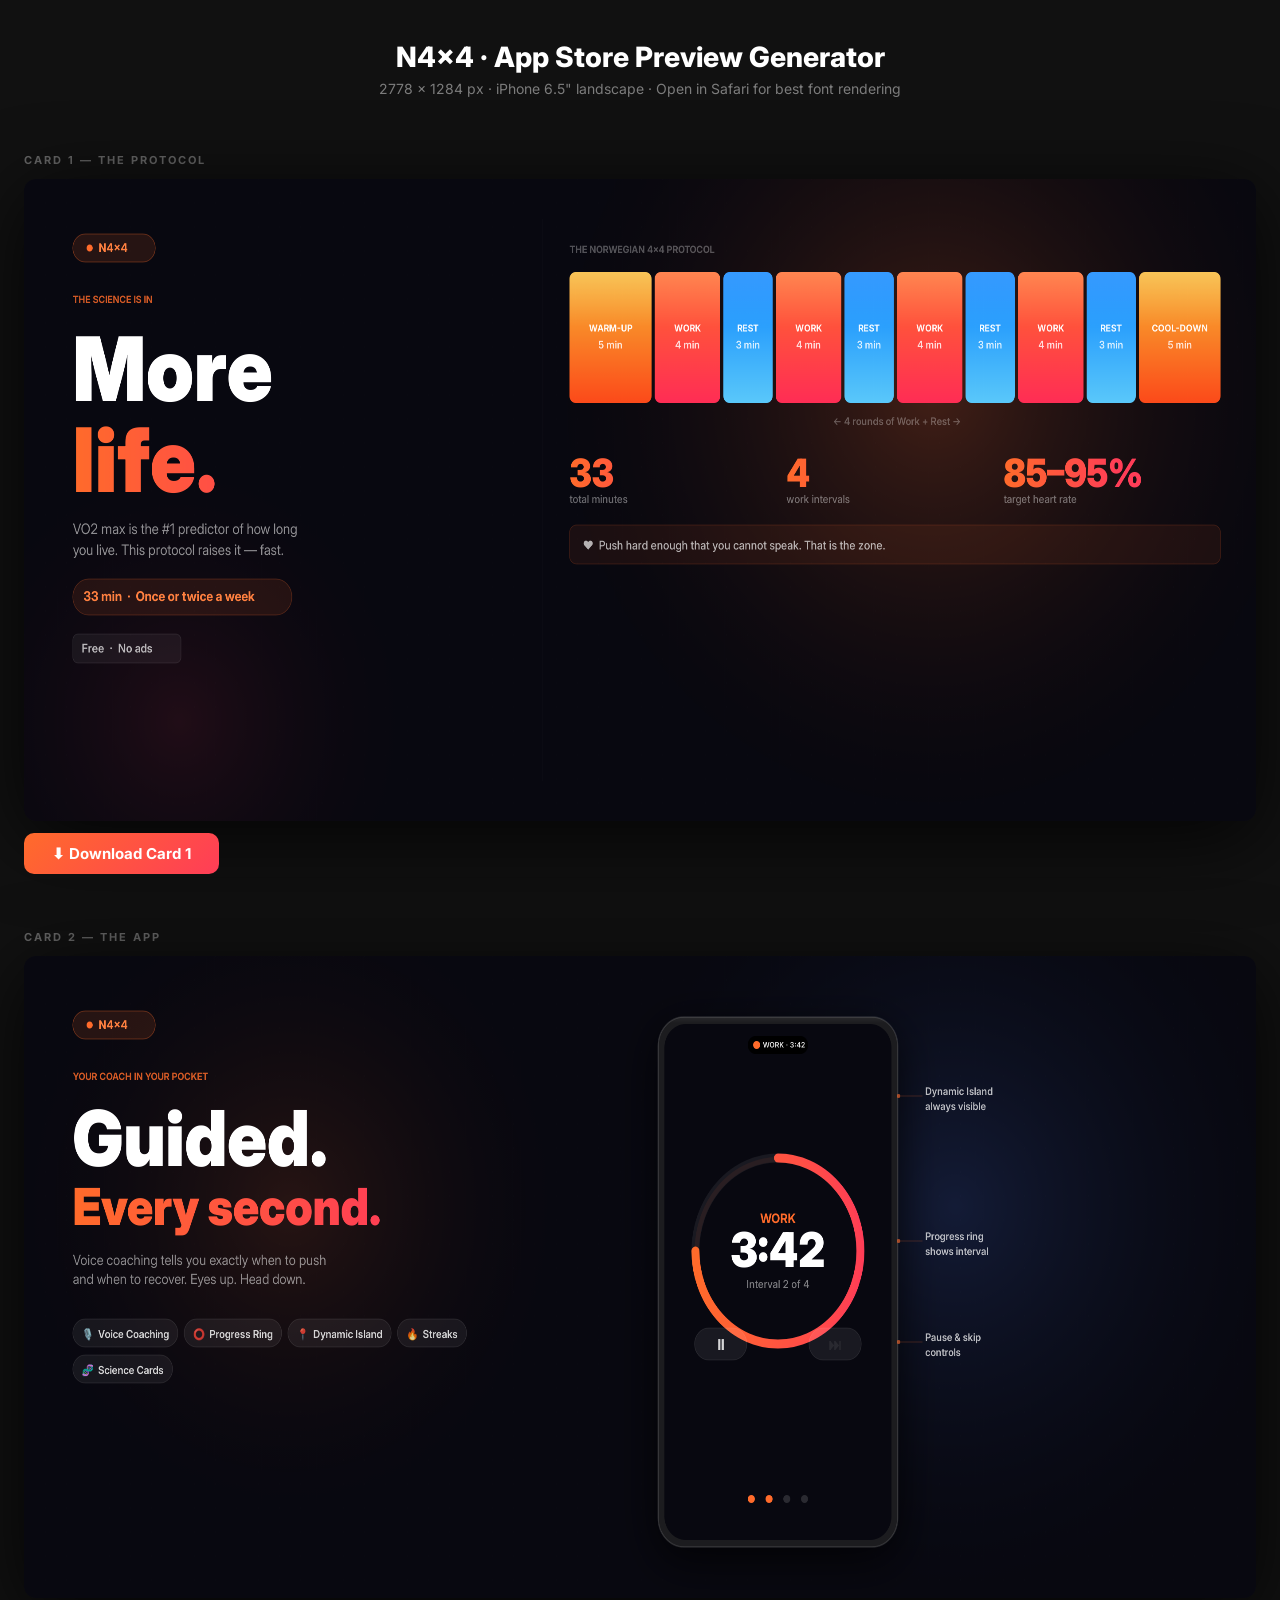
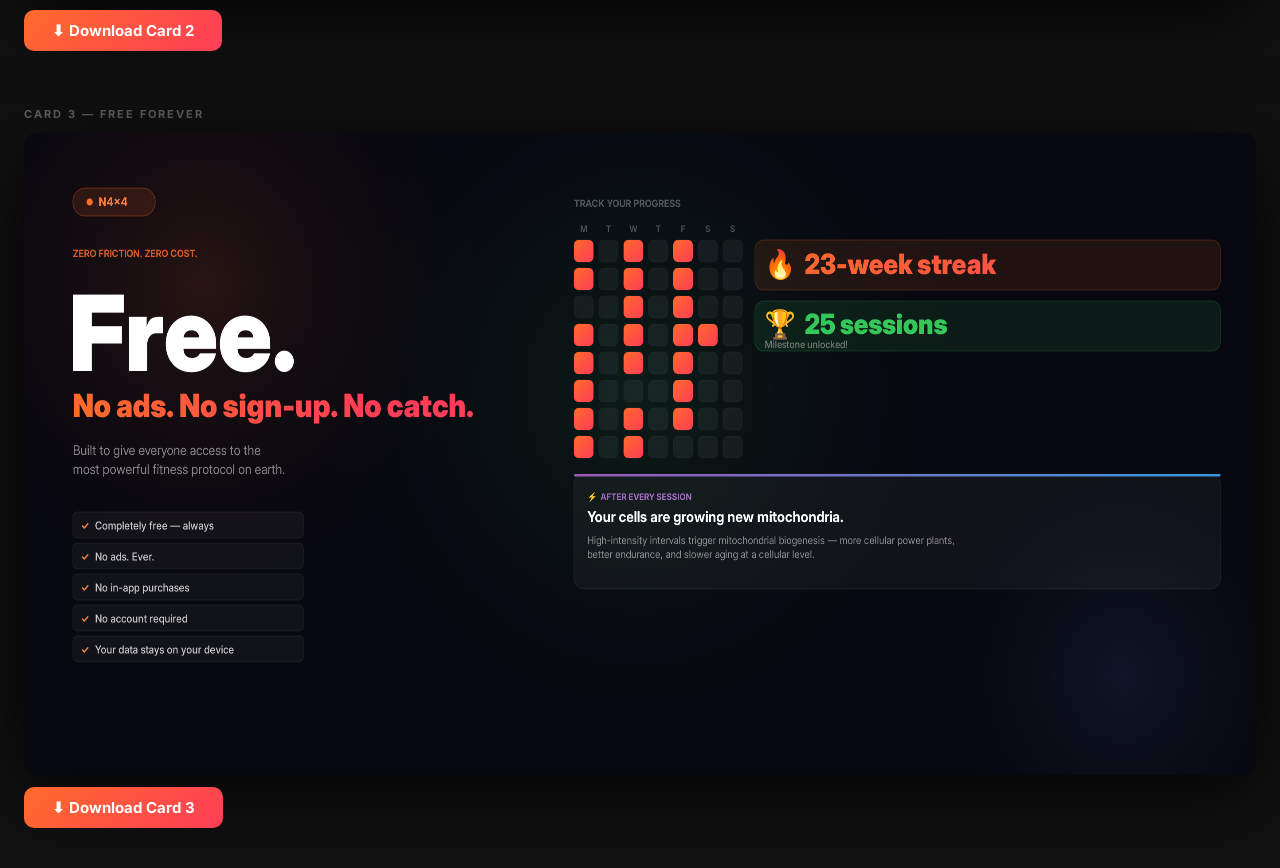
<file: app-store-previews/generate.html>
<!DOCTYPE html>
<html lang="en">
<head>
<meta charset="UTF-8">
<title>N4x4 — App Store Preview Generator</title>
<link rel="preconnect" href="https://fonts.googleapis.com">
<link rel="preconnect" href="https://fonts.gstatic.com" crossorigin>
<link href="https://fonts.googleapis.com/css2?family=Inter:wght@300;400;500;600;700;800;900&display=swap" rel="stylesheet">
<style>
* { box-sizing: border-box; margin: 0; padding: 0; }
body {
  background: #111;
  color: #fff;
  font-family: Inter, -apple-system, sans-serif;
  padding: 40px 24px;
  display: flex;
  flex-direction: column;
  align-items: center;
  gap: 56px;
  -webkit-font-smoothing: antialiased;
}
h1 { font-size: 28px; font-weight: 800; }
.sub { color: rgba(255,255,255,0.45); font-size: 14px; margin-top: 6px; }
.wrap { display: flex; flex-direction: column; align-items: flex-start; gap: 12px; width: 100%; max-width: 1390px; }
.card-label { font-size: 11px; font-weight: 700; letter-spacing: 2px; color: rgba(255,255,255,0.35); text-transform: uppercase; }
canvas {
  width: 1389px; height: 642px;
  max-width: 100%;
  border-radius: 12px;
  display: block;
  box-shadow: 0 16px 80px rgba(0,0,0,0.8);
}
.dl {
  padding: 11px 28px;
  background: linear-gradient(135deg, #FF6B2B, #FF3D57);
  color: white; border: none; border-radius: 10px;
  font-size: 15px; font-weight: 700; cursor: pointer;
  font-family: Inter, sans-serif;
  transition: opacity 0.2s;
}
.dl:hover { opacity: 0.85; }
</style>
</head>
<body>

<div style="text-align:center">
  <h1>N4x4 · App Store Preview Generator</h1>
  <p class="sub">2778 × 1284 px · iPhone 6.5" landscape · Open in Safari for best font rendering</p>
</div>

<div class="wrap">
  <div class="card-label">Card 1 — The Protocol</div>
  <canvas id="c1" width="2778" height="1284"></canvas>
  <button class="dl" onclick="dl('c1','n4x4-preview-1-protocol.png')">⬇ Download Card 1</button>
</div>

<div class="wrap">
  <div class="card-label">Card 2 — The App</div>
  <canvas id="c2" width="2778" height="1284"></canvas>
  <button class="dl" onclick="dl('c2','n4x4-preview-2-app.png')">⬇ Download Card 2</button>
</div>

<div class="wrap">
  <div class="card-label">Card 3 — Free Forever</div>
  <canvas id="c3" width="2778" height="1284"></canvas>
  <button class="dl" onclick="dl('c3','n4x4-preview-3-free.png')">⬇ Download Card 3</button>
</div>

<script>
const W = 2778, H = 1284;

// ─── HELPERS ──────────────────────────────────────────────────────────────────

function rrect(ctx, x, y, w, h, r) {
  r = Math.min(r, w / 2, h / 2);
  ctx.beginPath();
  ctx.moveTo(x + r, y);
  ctx.arcTo(x + w, y,     x + w, y + h, r);
  ctx.arcTo(x + w, y + h, x,     y + h, r);
  ctx.arcTo(x,     y + h, x,     y,     r);
  ctx.arcTo(x,     y,     x + w, y,     r);
  ctx.closePath();
}

function radGrad(ctx, cx, cy, r, c0, c1) {
  const g = ctx.createRadialGradient(cx, cy, 0, cx, cy, r);
  g.addColorStop(0, c0); g.addColorStop(1, c1);
  return g;
}

function linGrad(ctx, x1, y1, x2, y2, c0, c1) {
  const g = ctx.createLinearGradient(x1, y1, x2, y2);
  g.addColorStop(0, c0); g.addColorStop(1, c1);
  return g;
}

function drawBase(ctx, glowCx, glowCy, glowColor, r2) {
  ctx.fillStyle = '#080810';
  ctx.fillRect(0, 0, W, H);
  ctx.fillStyle = radGrad(ctx, glowCx, glowCy, r2 || 900, glowColor, 'transparent');
  ctx.fillRect(0, 0, W, H);
}

function pill(ctx, x, y, w, h, r, bg, stroke, lw) {
  rrect(ctx, x, y, w, h, r);
  ctx.fillStyle = bg;
  ctx.fill();
  if (stroke) {
    ctx.strokeStyle = stroke;
    ctx.lineWidth = lw || 1.5;
    ctx.stroke();
  }
}

function noise(ctx) {
  // Subtle dot-grid overlay for depth
  ctx.save();
  for (let x = 0; x < W; x += 48) {
    for (let y = 0; y < H; y += 48) {
      ctx.beginPath();
      ctx.arc(x, y, 1, 0, Math.PI * 2);
      ctx.fillStyle = 'rgba(255,255,255,0.025)';
      ctx.fill();
    }
  }
  ctx.restore();
}

// ─── CARD 1: THE PROTOCOL ─────────────────────────────────────────────────────

function drawCard1(ctx) {
  // Background
  drawBase(ctx, 2050, 420, 'rgba(255,107,43,0.24)', 950);
  ctx.fillStyle = radGrad(ctx, 350, H - 200, 600, 'rgba(255,61,87,0.1)', 'transparent');
  ctx.fillRect(0, 0, W, H);
  noise(ctx);

  // Subtle divider
  ctx.save();
  ctx.strokeStyle = 'rgba(255,255,255,0.05)';
  ctx.lineWidth = 1;
  ctx.beginPath(); ctx.moveTo(1170, 80); ctx.lineTo(1170, H - 80); ctx.stroke();
  ctx.restore();

  // ── LEFT ─────────────────────────────────────────────────────────────────
  const lx = 110;

  // App badge
  pill(ctx, lx, 110, 186, 56, 28, 'rgba(255,107,43,0.12)', 'rgba(255,107,43,0.4)');
  ctx.beginPath();
  ctx.arc(lx + 38, 138, 7, 0, Math.PI * 2);
  ctx.fillStyle = '#FF6B2B'; ctx.fill();
  ctx.font = '700 24px Inter';
  ctx.fillStyle = '#FF8040'; ctx.textAlign = 'left';
  ctx.fillText('N4×4', lx + 58, 146);

  // Label
  ctx.font = '700 20px Inter';
  ctx.fillStyle = 'rgba(255,107,43,0.82)';
  ctx.fillText('THE SCIENCE IS IN', lx, 248);

  // Headline
  ctx.font = '900 178px Inter';
  ctx.fillStyle = '#ffffff';
  ctx.fillText('More', lx, 444);

  ctx.font = '900 178px Inter';
  ctx.fillStyle = linGrad(ctx, lx, 0, lx + 530, 0, '#FF6B2B', '#FF3D57');
  ctx.fillText('life.', lx, 626);

  // Description
  ctx.font = '400 29px Inter';
  ctx.fillStyle = 'rgba(255,255,255,0.54)';
  ctx.fillText('VO2 max is the #1 predictor of how long', lx, 710);
  ctx.fillText('you live. This protocol raises it — fast.', lx, 752);

  // 33 min pill
  pill(ctx, lx, 800, 494, 72, 36, 'rgba(255,107,43,0.1)', 'rgba(255,107,43,0.28)');
  ctx.font = '700 27px Inter';
  ctx.fillStyle = '#FF8040'; ctx.textAlign = 'left';
  ctx.fillText('33 min  ·  Once or twice a week', lx + 24, 844);

  // Free tag
  pill(ctx, lx, 910, 244, 58, 12, 'rgba(255,255,255,0.05)', 'rgba(255,255,255,0.1)');
  ctx.font = '600 24px Inter';
  ctx.fillStyle = 'rgba(255,255,255,0.7)';
  ctx.fillText('Free  ·  No ads', lx + 20, 947);

  // ── RIGHT: PROTOCOL TIMELINE ──────────────────────────────────────────────
  const rx = 1230, rRight = W - 80, rw = rRight - rx;

  ctx.font = '700 20px Inter';
  ctx.fillStyle = 'rgba(255,255,255,0.3)';
  ctx.fillText('THE NORWEGIAN 4×4 PROTOCOL', rx, 148);

  // Timeline
  const tlY = 186, tlH = 262, tlW = rw, gap = 7;
  const blocks = [
    { l: 'WARM-UP',   d: '5 min', c1: '#F7B733', c2: '#FC4A1A', f: 5 },
    { l: 'WORK',      d: '4 min', c1: '#FF6B2B', c2: '#FF2D55', f: 4 },
    { l: 'REST',      d: '3 min', c1: '#0A84FF', c2: '#5AC8FA', f: 3 },
    { l: 'WORK',      d: '4 min', c1: '#FF6B2B', c2: '#FF2D55', f: 4 },
    { l: 'REST',      d: '3 min', c1: '#0A84FF', c2: '#5AC8FA', f: 3 },
    { l: 'WORK',      d: '4 min', c1: '#FF6B2B', c2: '#FF2D55', f: 4 },
    { l: 'REST',      d: '3 min', c1: '#0A84FF', c2: '#5AC8FA', f: 3 },
    { l: 'WORK',      d: '4 min', c1: '#FF6B2B', c2: '#FF2D55', f: 4 },
    { l: 'REST',      d: '3 min', c1: '#0A84FF', c2: '#5AC8FA', f: 3 },
    { l: 'COOL-DOWN', d: '5 min', c1: '#F7B733', c2: '#FC4A1A', f: 5 },
  ];
  const totalF = blocks.reduce((s, b) => s + b.f, 0); // 38
  const avail  = tlW - gap * (blocks.length - 1);

  let bx = rx;
  const bws = [];
  blocks.forEach((b, i) => {
    const bw = (i === blocks.length - 1)
      ? (rRight - bx)
      : Math.round(avail * b.f / totalF);
    bws.push(bw);

    // Fill
    const grd = ctx.createLinearGradient(bx, tlY, bx, tlY + tlH);
    grd.addColorStop(0, b.c1); grd.addColorStop(1, b.c2);
    rrect(ctx, bx, tlY, bw, tlH, 14);
    ctx.fillStyle = grd; ctx.fill();

    // Glass sheen
    const sheen = ctx.createLinearGradient(bx, tlY, bx, tlY + tlH * 0.42);
    sheen.addColorStop(0, 'rgba(255,255,255,0.18)');
    sheen.addColorStop(1, 'rgba(255,255,255,0)');
    rrect(ctx, bx, tlY, bw, tlH * 0.42, 14);
    ctx.fillStyle = sheen; ctx.fill();

    // Text
    ctx.save();
    ctx.textAlign = 'center';
    const cx = bx + bw / 2, cy = tlY + tlH / 2;
    if (bw < 88) {
      ctx.translate(cx, cy); ctx.rotate(-Math.PI / 2);
      ctx.font = '700 15px Inter'; ctx.fillStyle = 'rgba(255,255,255,0.95)';
      ctx.fillText(b.l, 0, -8);
      ctx.font = '500 13px Inter'; ctx.fillStyle = 'rgba(255,255,255,0.7)';
      ctx.fillText(b.d, 0, 12);
    } else {
      ctx.font = '700 19px Inter'; ctx.fillStyle = 'rgba(255,255,255,0.95)';
      ctx.fillText(b.l, cx, cy - 12);
      ctx.font = '600 21px Inter'; ctx.fillStyle = 'rgba(255,255,255,0.82)';
      ctx.fillText(b.d, cx, cy + 22);
    }
    ctx.restore();
    bx += bw + gap;
  });

  // "← 4 rounds →" annotation
  const wuEnd = rx + bws[0] + gap;
  const cdStart = rRight - bws[9];
  ctx.font = '600 21px Inter';
  ctx.fillStyle = 'rgba(255,255,255,0.3)';
  ctx.textAlign = 'center';
  ctx.fillText('← 4 rounds of Work + Rest →', (wuEnd + cdStart) / 2, tlY + tlH + 44);

  // Stats
  const stY = tlY + tlH + 90;
  const sw = rw / 3;
  [
    { n: '33',     s: 'total minutes' },
    { n: '4',      s: 'work intervals' },
    { n: '85–95%', s: 'target heart rate' },
  ].forEach((st, i) => {
    const sx = rx + i * sw;
    ctx.textAlign = 'left';
    ctx.font = '900 78px Inter';
    ctx.fillStyle = linGrad(ctx, sx, 0, sx + 260, 0, '#FF6B2B', '#FF3D57');
    ctx.fillText(st.n, sx, stY + 78);
    ctx.font = '500 22px Inter';
    ctx.fillStyle = 'rgba(255,255,255,0.4)';
    ctx.fillText(st.s, sx, stY + 110);
  });

  // HR note box
  const noteY = stY + 154;
  pill(ctx, rx, noteY, rw, 78, 16, 'rgba(255,107,43,0.08)', 'rgba(255,107,43,0.2)');
  ctx.font = '500 24px Inter';
  ctx.fillStyle = 'rgba(255,255,255,0.68)';
  ctx.textAlign = 'left';
  ctx.fillText('❤  Push hard enough that you cannot speak. That is the zone.', rx + 30, noteY + 49);
}

// ─── CARD 2: THE APP ──────────────────────────────────────────────────────────

function drawCard2(ctx) {
  drawBase(ctx, 2100, 500, 'rgba(80,130,255,0.16)', 900);
  ctx.fillStyle = radGrad(ctx, 600, 500, 700, 'rgba(255,107,43,0.13)', 'transparent');
  ctx.fillRect(0, 0, W, H);
  noise(ctx);

  // ── LEFT ─────────────────────────────────────────────────────────────────
  const lx = 110;

  // Badge
  pill(ctx, lx, 110, 186, 56, 28, 'rgba(255,107,43,0.12)', 'rgba(255,107,43,0.4)');
  ctx.beginPath(); ctx.arc(lx + 38, 138, 7, 0, Math.PI * 2);
  ctx.fillStyle = '#FF6B2B'; ctx.fill();
  ctx.font = '700 24px Inter'; ctx.fillStyle = '#FF8040'; ctx.textAlign = 'left';
  ctx.fillText('N4×4', lx + 58, 146);

  ctx.font = '700 20px Inter';
  ctx.fillStyle = 'rgba(255,107,43,0.82)';
  ctx.fillText('YOUR COACH IN YOUR POCKET', lx, 248);

  ctx.font = '900 154px Inter';
  ctx.fillStyle = '#ffffff';
  ctx.fillText('Guided.', lx, 420);

  ctx.font = '900 102px Inter';
  ctx.fillStyle = linGrad(ctx, lx, 0, lx + 740, 0, '#FF6B2B', '#FF3D57');
  ctx.fillText('Every second.', lx, 538);

  ctx.font = '400 28px Inter';
  ctx.fillStyle = 'rgba(255,255,255,0.52)';
  ctx.fillText('Voice coaching tells you exactly when to push', lx, 618);
  ctx.fillText('and when to recover. Eyes up. Head down.', lx, 656);

  // Feature chips
  const chips = [
    '🎙️  Voice Coaching',
    '⭕  Progress Ring',
    '📍  Dynamic Island',
    '🔥  Streaks',
    '🧬  Science Cards',
  ];
  let fx = lx, fy = 726;
  chips.forEach((c) => {
    ctx.font = '600 22px Inter';
    const tw = ctx.measureText(c).width;
    const pw = tw + 40, ph = 56;
    if (fx + pw > 1130 && fx > lx) { fx = lx; fy += 72; }
    pill(ctx, fx, fy, pw, ph, 28, 'rgba(255,255,255,0.06)', 'rgba(255,255,255,0.11)');
    ctx.fillStyle = 'rgba(255,255,255,0.82)';
    ctx.textAlign = 'left';
    ctx.fillText(c, fx + 20, fy + 38);
    fx += pw + 14;
  });

  // ── RIGHT: PHONE MOCKUP ──────────────────────────────────────────────────
  const phoneW = 540, phoneH = 1060;
  const phonX = 1430, phonY = (H - phoneH) / 2 + 10;
  const pR = 58;

  // Drop shadow
  ctx.save();
  ctx.shadowColor = 'rgba(0,0,0,0.75)';
  ctx.shadowBlur = 90; ctx.shadowOffsetY = 24;
  rrect(ctx, phonX, phonY, phoneW, phoneH, pR);
  ctx.fillStyle = '#1c1c1f'; ctx.fill();
  ctx.restore();

  // Phone border
  rrect(ctx, phonX, phonY, phoneW, phoneH, pR);
  ctx.fillStyle = '#1c1c1f'; ctx.fill();
  ctx.strokeStyle = 'rgba(255,255,255,0.13)'; ctx.lineWidth = 3; ctx.stroke();

  // Inner bezel shine (top edge)
  ctx.save();
  ctx.clip();
  const shine = ctx.createLinearGradient(phonX, phonY, phonX, phonY + 12);
  shine.addColorStop(0, 'rgba(255,255,255,0.06)');
  shine.addColorStop(1, 'rgba(255,255,255,0)');
  ctx.fillStyle = shine;
  ctx.fillRect(phonX, phonY, phoneW, 12);
  ctx.restore();

  // Screen
  const sX = phonX + 14, sY = phonY + 14, sW = phoneW - 28, sH = phoneH - 28;
  rrect(ctx, sX, sY, sW, sH, pR - 10);
  ctx.fillStyle = '#080810'; ctx.fill();

  // Dynamic Island
  const diW = 136, diH = 36;
  const diX = phonX + phoneW / 2 - diW / 2, diY = phonY + 38;
  rrect(ctx, diX, diY, diW, diH, 18);
  ctx.fillStyle = '#000'; ctx.fill();
  // DI content
  ctx.beginPath(); ctx.arc(diX + 20, diY + 18, 8, 0, Math.PI * 2);
  ctx.fillStyle = '#FF6B2B'; ctx.fill();
  ctx.font = '600 15px Inter'; ctx.fillStyle = 'rgba(255,255,255,0.9)';
  ctx.textAlign = 'left';
  ctx.fillText('WORK · 3:42', diX + 34, diY + 23);

  // Progress ring
  const rCX = sX + sW / 2, rCY = sY + sH * 0.44;
  const ringR = 186, ringLW = 18;
  const progress = 0.75; // 75% through interval

  // Track
  ctx.beginPath();
  ctx.arc(rCX, rCY, ringR, 0, Math.PI * 2);
  ctx.strokeStyle = 'rgba(255,255,255,0.07)'; ctx.lineWidth = ringLW; ctx.stroke();

  // Filled arc
  ctx.save();
  ctx.beginPath();
  ctx.arc(rCX, rCY, ringR, -Math.PI / 2, -Math.PI / 2 + Math.PI * 2 * progress);
  ctx.strokeStyle = linGrad(ctx, rCX - ringR, rCY, rCX + ringR, rCY, '#FF6B2B', '#FF3D57');
  ctx.lineWidth = ringLW; ctx.lineCap = 'round'; ctx.stroke();
  ctx.restore();

  // Ring inner glow
  ctx.beginPath();
  ctx.arc(rCX, rCY, ringR - 3, 0, Math.PI * 2);
  ctx.strokeStyle = 'rgba(255,107,43,0.07)'; ctx.lineWidth = 10; ctx.stroke();

  // Ring labels
  ctx.textAlign = 'center';
  ctx.font = '700 26px Inter'; ctx.fillStyle = '#FF6B2B';
  ctx.fillText('WORK', rCX, rCY - 56);
  ctx.font = '900 96px Inter'; ctx.fillStyle = '#ffffff';
  ctx.fillText('3:42', rCX, rCY + 32);
  ctx.font = '500 22px Inter'; ctx.fillStyle = 'rgba(255,255,255,0.48)';
  ctx.fillText('Interval 2 of 4', rCX, rCY + 74);

  // Controls
  const ctrlY = rCY + 154;
  // Pause
  pill(ctx, rCX - 188, ctrlY, 118, 64, 32, 'rgba(255,255,255,0.07)', 'rgba(255,255,255,0.1)');
  ctx.font = '700 30px Inter'; ctx.fillStyle = 'rgba(255,255,255,0.82)';
  ctx.fillText('⏸', rCX - 129, ctrlY + 44);
  // Skip
  pill(ctx, rCX + 70, ctrlY, 118, 64, 32, 'rgba(255,255,255,0.07)', 'rgba(255,255,255,0.1)');
  ctx.fillText('⏭', rCX + 129, ctrlY + 44);

  // Interval dots
  const dotY = sY + sH - 82;
  [rCX - 60, rCX - 20, rCX + 20, rCX + 60].forEach((dx, i) => {
    ctx.beginPath(); ctx.arc(dx, dotY, 8, 0, Math.PI * 2);
    ctx.fillStyle = i < 2 ? '#FF6B2B' : 'rgba(255,255,255,0.14)';
    ctx.fill();
  });

  // Callout lines (right of phone)
  const annX = phonX + phoneW + 40;
  const annos = [
    { y: phonY + 148, label: 'Dynamic Island\nalways visible' },
    { y: rCY - 30,    label: 'Progress ring\nshows interval' },
    { y: ctrlY + 18,  label: 'Pause & skip\ncontrols' },
  ];
  annos.forEach(a => {
    ctx.beginPath(); ctx.arc(phonX + phoneW + 2, a.y + 10, 4, 0, Math.PI * 2);
    ctx.fillStyle = 'rgba(255,107,43,0.6)'; ctx.fill();
    ctx.beginPath();
    ctx.moveTo(phonX + phoneW + 2, a.y + 10);
    ctx.lineTo(annX + 16, a.y + 10);
    ctx.strokeStyle = 'rgba(255,107,43,0.28)'; ctx.lineWidth = 1.5; ctx.stroke();
    ctx.font = '600 21px Inter'; ctx.fillStyle = 'rgba(255,255,255,0.72)'; ctx.textAlign = 'left';
    a.label.split('\n').forEach((line, li) => ctx.fillText(line, annX + 22, a.y + 8 + li * 30));
  });
}

// ─── CARD 3: FREE FOREVER ─────────────────────────────────────────────────────

function drawCard3(ctx) {
  drawBase(ctx, W / 2, H * 0.4, 'rgba(50,205,100,0.1)', 900);
  ctx.fillStyle = radGrad(ctx, 400, 300, 700, 'rgba(255,107,43,0.13)', 'transparent');
  ctx.fillRect(0, 0, W, H);
  ctx.fillStyle = radGrad(ctx, W - 300, H - 200, 500, 'rgba(90,140,255,0.1)', 'transparent');
  ctx.fillRect(0, 0, W, H);
  noise(ctx);

  // ── LEFT ─────────────────────────────────────────────────────────────────
  const lx = 110;

  // Badge
  pill(ctx, lx, 110, 186, 56, 28, 'rgba(255,107,43,0.12)', 'rgba(255,107,43,0.4)');
  ctx.beginPath(); ctx.arc(lx + 38, 138, 7, 0, Math.PI * 2);
  ctx.fillStyle = '#FF6B2B'; ctx.fill();
  ctx.font = '700 24px Inter'; ctx.fillStyle = '#FF8040'; ctx.textAlign = 'left';
  ctx.fillText('N4×4', lx + 58, 146);

  ctx.font = '700 20px Inter';
  ctx.fillStyle = 'rgba(255,107,43,0.82)';
  ctx.fillText('ZERO FRICTION. ZERO COST.', lx, 248);

  // "Free." — massive
  ctx.font = '900 210px Inter';
  ctx.fillStyle = '#ffffff';
  ctx.fillText('Free.', lx - 8, 476);

  ctx.font = '900 64px Inter';
  ctx.fillStyle = linGrad(ctx, lx, 0, lx + 680, 0, '#FF6B2B', '#FF3D57');
  ctx.fillText('No ads. No sign-up. No catch.', lx, 568);

  ctx.font = '400 27px Inter';
  ctx.fillStyle = 'rgba(255,255,255,0.5)';
  ctx.fillText('Built to give everyone access to the', lx, 644);
  ctx.fillText("most powerful fitness protocol on earth.", lx, 682);

  // Trust list
  const trusts = [
    ['✓', 'Completely free — always'],
    ['✓', 'No ads. Ever.'],
    ['✓', 'No in-app purchases'],
    ['✓', 'No account required'],
    ['✓', 'Your data stays on your device'],
  ];
  trusts.forEach(([check, text], i) => {
    const ty = 758 + i * 62;
    pill(ctx, lx, ty, 520, 52, 10, 'rgba(255,255,255,0.04)', 'rgba(255,255,255,0.08)');
    ctx.font = '700 22px Inter';
    ctx.fillStyle = '#FF8040'; ctx.textAlign = 'left';
    ctx.fillText(check, lx + 18, ty + 35);
    ctx.font = '500 22px Inter';
    ctx.fillStyle = 'rgba(255,255,255,0.78)';
    ctx.fillText(text, lx + 50, ty + 35);
  });

  // ── RIGHT ─────────────────────────────────────────────────────────────────
  const rx = 1240, rRight = W - 80, rw = rRight - rx;

  ctx.font = '700 20px Inter';
  ctx.fillStyle = 'rgba(255,255,255,0.3)'; ctx.textAlign = 'left';
  ctx.fillText('TRACK YOUR PROGRESS', rx, 148);

  // ── Streak calendar ───────────────────────────────────────────────────────
  const dotSz = 44, dotGap = 12;
  const calX = rx, calY = 178;
  const days = ['M', 'T', 'W', 'T', 'F', 'S', 'S'];

  // Day labels
  days.forEach((d, i) => {
    ctx.font = '600 18px Inter'; ctx.fillStyle = 'rgba(255,255,255,0.28)'; ctx.textAlign = 'center';
    ctx.fillText(d, calX + i * (dotSz + dotGap) + dotSz / 2, calY + 20);
  });

  // Dot grid (8 weeks, showing workout history)
  const history = [
    [1,0,1,0,1,0,0],
    [1,0,1,0,1,0,0],
    [0,0,1,0,1,0,0],
    [1,0,1,0,1,1,0],
    [1,0,1,0,1,0,0],
    [1,0,0,0,1,0,0],
    [1,0,1,0,1,0,0],
    [1,0,1,0,0,0,0],
  ];
  const calW = 7 * dotSz + 6 * dotGap;
  history.forEach((week, wi) => {
    week.forEach((done, di) => {
      const dx = calX + di * (dotSz + dotGap);
      const dy = calY + 36 + wi * (dotSz + dotGap);
      rrect(ctx, dx, dy, dotSz, dotSz, 10);
      if (done) {
        const g = ctx.createLinearGradient(dx, dy, dx + dotSz, dy + dotSz);
        g.addColorStop(0, '#FF6B2B'); g.addColorStop(1, '#FF3D57');
        ctx.fillStyle = g;
      } else {
        ctx.fillStyle = 'rgba(255,255,255,0.05)';
      }
      ctx.fill();
      ctx.strokeStyle = done ? 'rgba(255,107,43,0.25)' : 'rgba(255,255,255,0.05)';
      ctx.lineWidth = 1; ctx.stroke();
    });
  });

  // Badges to the right of the calendar
  const badgeX = calX + calW + 28;
  const badgeW = rRight - badgeX;

  // Streak badge
  pill(ctx, badgeX, calY + 36, badgeW, 100, 20, 'rgba(255,107,43,0.1)', 'rgba(255,107,43,0.26)');
  ctx.font = '900 56px Inter';
  ctx.fillStyle = linGrad(ctx, badgeX, 0, badgeX + badgeW, 0, '#FF6B2B', '#FF3D57');
  ctx.textAlign = 'left';
  ctx.fillText('🔥  23-week streak', badgeX + 22, calY + 104);

  // Milestone badge
  pill(ctx, badgeX, calY + 158, badgeW, 100, 20, 'rgba(52,199,89,0.1)', 'rgba(52,199,89,0.24)');
  ctx.font = '900 56px Inter'; ctx.fillStyle = '#34C759';
  ctx.fillText('🏆  25 sessions', badgeX + 22, calY + 224);
  ctx.font = '500 20px Inter'; ctx.fillStyle = 'rgba(255,255,255,0.42)';
  ctx.fillText('Milestone unlocked!', badgeX + 22, calY + 252);

  // ── Science card mockup ────────────────────────────────────────────────────
  const calBottom = calY + 36 + 8 * (dotSz + dotGap) + 20;
  const scX = rx, scY = calBottom, scW = rw, scH = 230;

  rrect(ctx, scX, scY, scW, scH, 22);
  ctx.fillStyle = 'rgba(255,255,255,0.04)'; ctx.fill();
  ctx.strokeStyle = 'rgba(255,255,255,0.08)'; ctx.lineWidth = 1.5; ctx.stroke();

  // Colour top bar
  rrect(ctx, scX, scY, scW, 5, 4);
  ctx.fillStyle = linGrad(ctx, scX, 0, scX + scW, 0, '#9B59B6', '#3498DB');
  ctx.fill();

  ctx.font = '700 18px Inter'; ctx.fillStyle = '#A76CC8'; ctx.textAlign = 'left';
  ctx.fillText('⚡  AFTER EVERY SESSION', scX + 30, scY + 52);
  ctx.font = '700 30px Inter'; ctx.fillStyle = '#ffffff';
  ctx.fillText('Your cells are growing new mitochondria.', scX + 30, scY + 96);
  ctx.font = '400 21px Inter'; ctx.fillStyle = 'rgba(255,255,255,0.52)';
  ctx.fillText('High-intensity intervals trigger mitochondrial biogenesis — more cellular power plants,', scX + 30, scY + 140);
  ctx.fillText('better endurance, and slower aging at a cellular level.', scX + 30, scY + 168);
}

// ─── DOWNLOAD & RENDER ────────────────────────────────────────────────────────

function dl(id, name) {
  document.getElementById(id).toBlob(blob => {
    const a = Object.assign(document.createElement('a'), { href: URL.createObjectURL(blob), download: name });
    a.click();
    setTimeout(() => URL.revokeObjectURL(a.href), 1500);
  }, 'image/png');
}

document.fonts.ready.then(() => {
  // Short delay to ensure all Inter weights are available
  setTimeout(() => {
    drawCard1(document.getElementById('c1').getContext('2d'));
    drawCard2(document.getElementById('c2').getContext('2d'));
    drawCard3(document.getElementById('c3').getContext('2d'));
  }, 400);
});
</script>
</body>
</html>
</file>
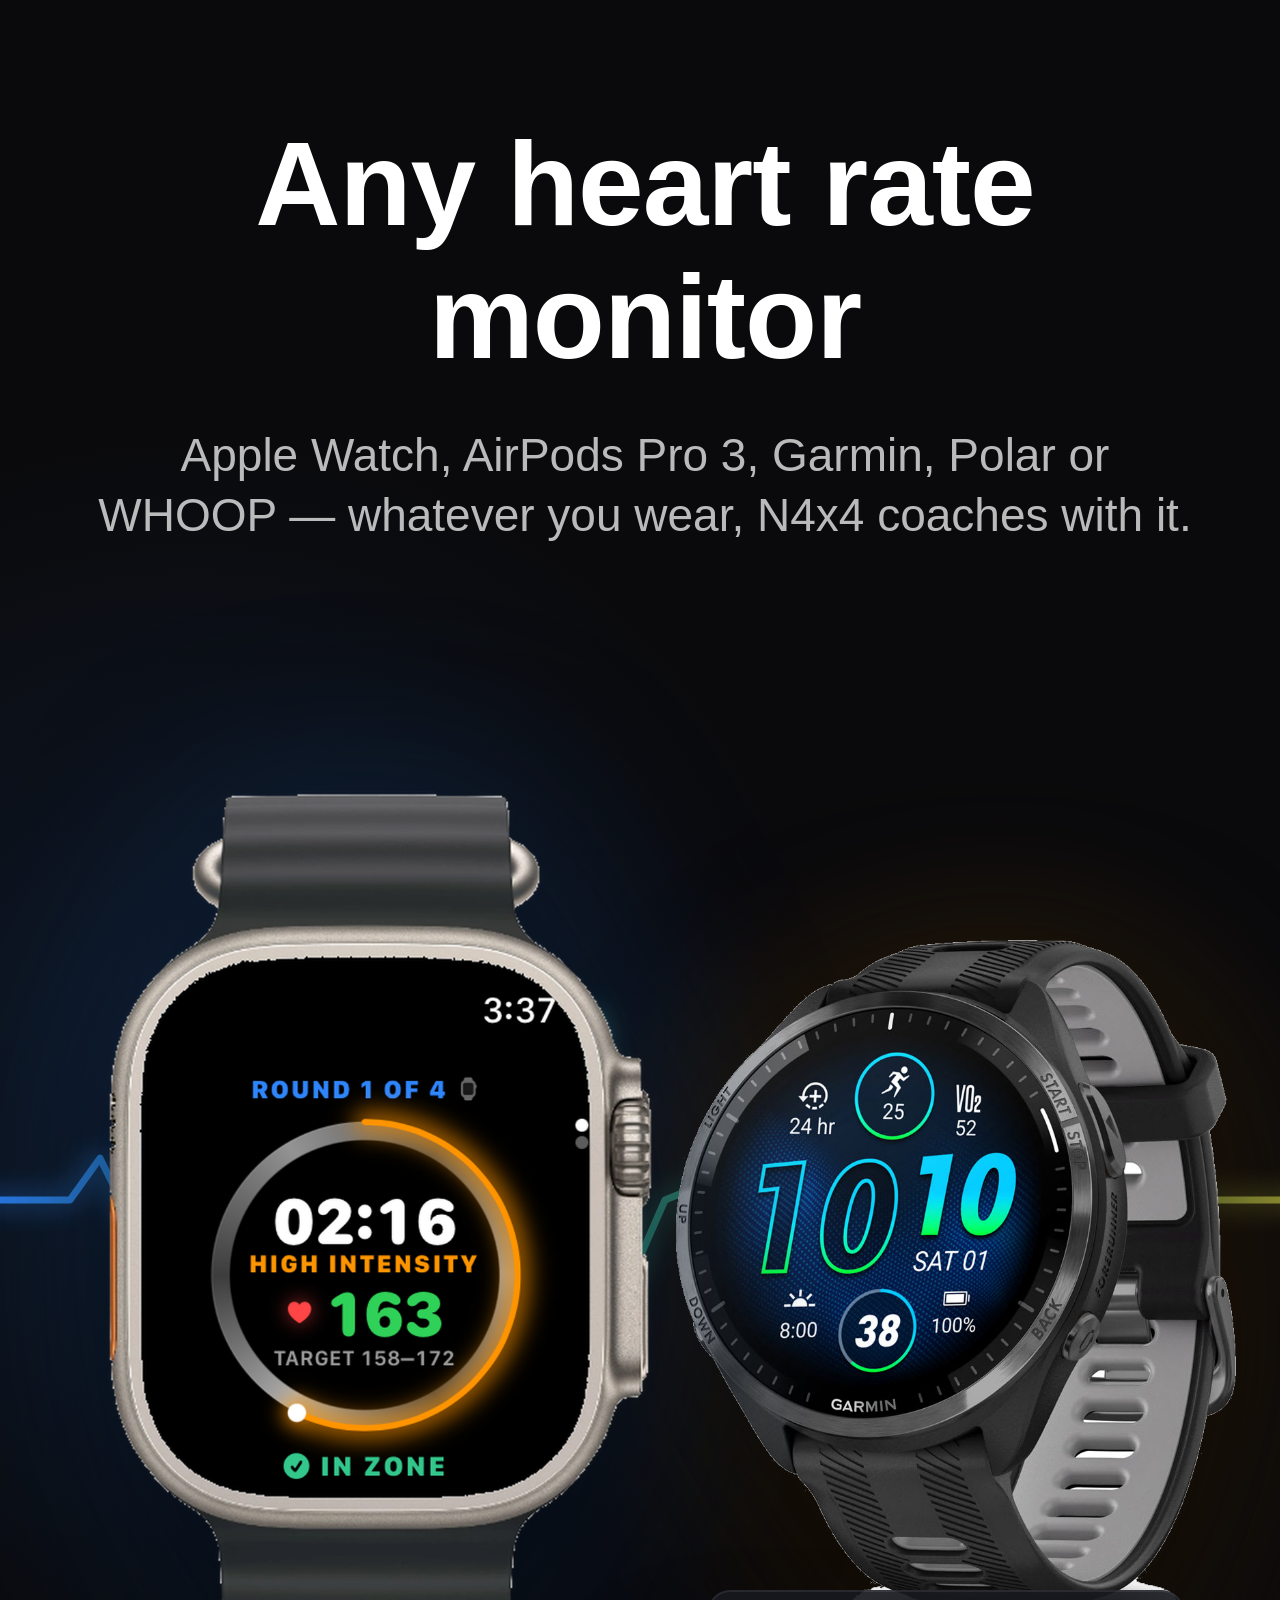
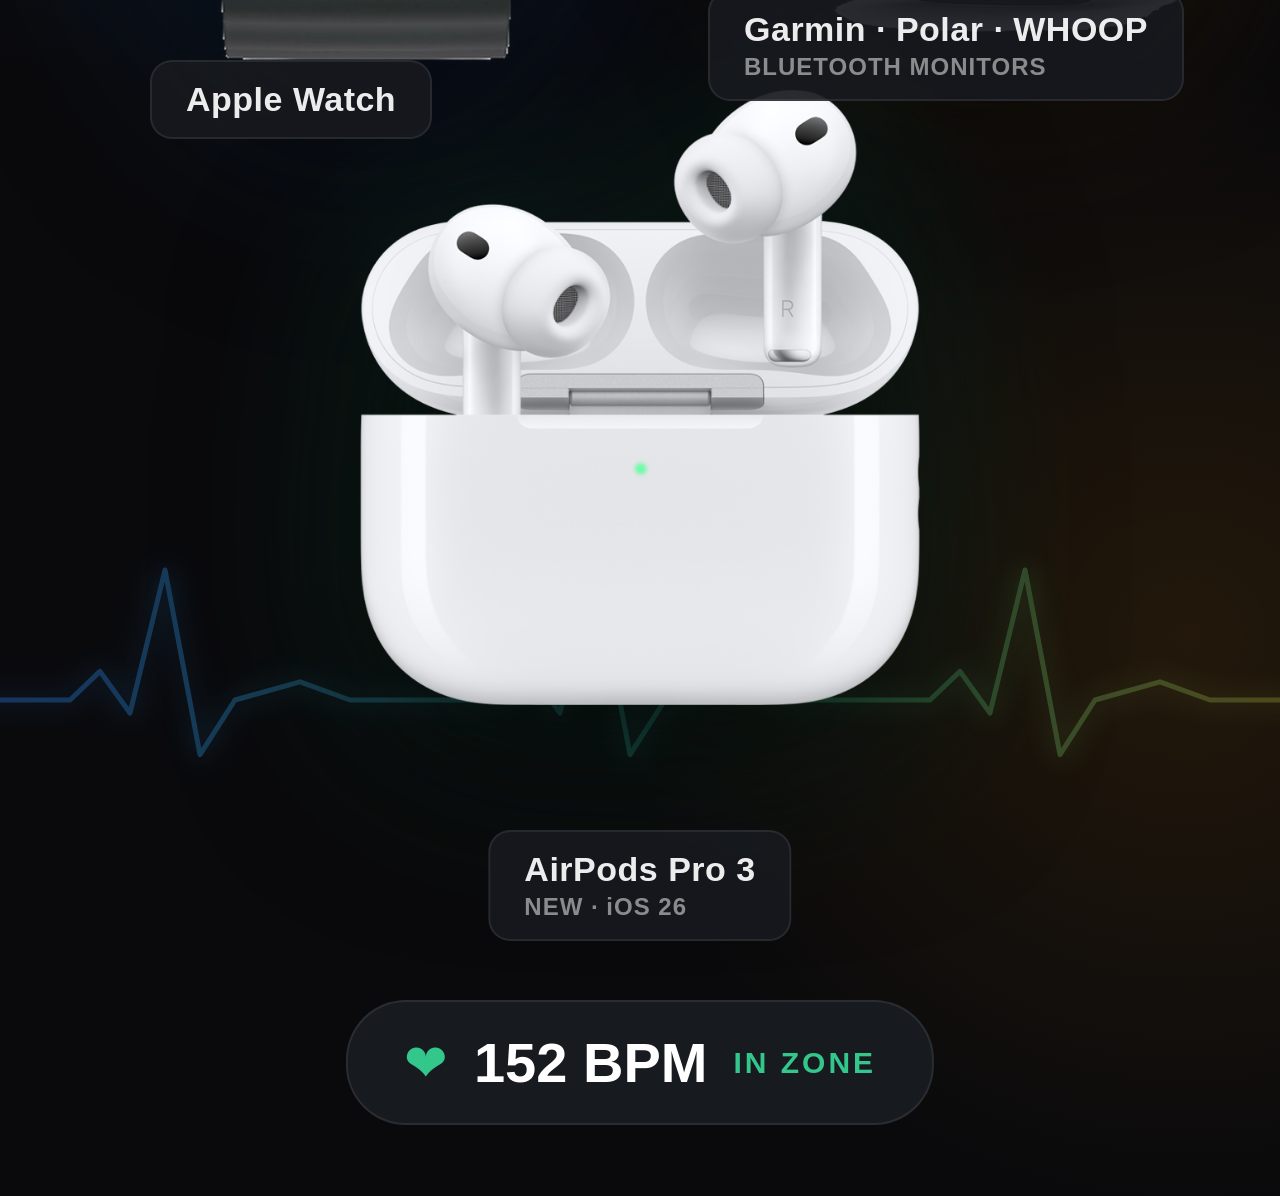
<file: AppStore/make-hr-sources-screenshot.html>
<!DOCTYPE html>
<html lang="en">
<head>
<meta charset="UTF-8">
<title>N4x4 — 06-heart-rate App Store card</title>
<style>
/* Renders the "Any heart rate monitor" App Store card at exactly 1290×2796.
   Screenshot with headless Chrome:
   chrome --headless=new --screenshot=06-heart-rate.png --window-size=1290,2796 \
          --hide-scrollbars --force-device-scale-factor=1 file://.../make-hr-sources-screenshot.html
   Device art: assets/watch-ultra-framed.png (our own composited live face),
   assets/airpods-pro-3.png (Apple store CDN, alpha), and
   assets/garmin-forerunner-965.png (Garmin product image, white keyed out).
   Palette + background match the rest of the screenshot family. */
* { box-sizing: border-box; margin: 0; padding: 0; }
:root {
  --blue: #2E85FF;
  --amber: #FF9400;
  --recovery: #33C78C;
  --surface: #171A1F;
  --hairline: rgba(255,255,255,0.08);
}
html, body { width: 1290px; height: 2796px; overflow: hidden; }
body {
  background:
    radial-gradient(900px 900px at 15% 38%, rgba(46,133,255,0.12), transparent 70%),
    radial-gradient(820px 820px at 92% 80%, rgba(255,148,0,0.10), transparent 70%),
    #0A0A0C;
  font-family: -apple-system, "SF Pro Display", "Helvetica Neue", sans-serif;
  color: #fff;
  -webkit-font-smoothing: antialiased;
}

/* ── Caption (family style) ── */
.caption { text-align: center; padding-top: 118px; position: relative; z-index: 5; }
.caption h1 { font-size: 118px; font-weight: 800; line-height: 1.13; letter-spacing: -1px; }
.caption p {
  margin-top: 40px; font-size: 46px; font-weight: 400; line-height: 1.32;
  color: rgba(255,255,255,0.72);
}

/* ── ECG waveform threading behind the devices ── */
.ecg { position: absolute; left: 0; top: 640px; z-index: 1; }

/* ── Devices ── */
.device { position: absolute; }
.device img { display: block; width: 100%; }
.watch {
  left: 64px; top: 760px; width: 640px; z-index: 3;
  filter: drop-shadow(0 60px 90px rgba(0,0,0,0.65))
          drop-shadow(0 0 90px rgba(46,133,255,0.18));
}
.garmin {
  right: 44px; top: 940px; width: 560px; z-index: 2;
  filter: drop-shadow(0 55px 85px rgba(0,0,0,0.65))
          drop-shadow(0 0 80px rgba(255,148,0,0.15));
}
.airpods {
  left: 50%; transform: translateX(-50%); top: 1690px; width: 560px; z-index: 4;
  filter: drop-shadow(0 55px 90px rgba(0,0,0,0.7))
          drop-shadow(0 0 70px rgba(51,199,140,0.14));
}

/* ── Device labels ── */
.tag {
  position: absolute; z-index: 5;
  font-size: 34px; font-weight: 700; letter-spacing: 0.5px;
  background: rgba(23,26,31,0.92); border: 2px solid var(--hairline);
  border-radius: 22px; padding: 18px 34px;
  color: rgba(255,255,255,0.92);
  white-space: nowrap;
}
.tag small { display: block; font-size: 24px; font-weight: 600; color: rgba(255,255,255,0.5); margin-top: 4px; letter-spacing: 1px; }
.tag-watch  { left: 150px; top: 1660px; }
.tag-garmin { right: 96px; top: 1590px; }
.tag-airpods{ left: 50%; transform: translateX(-50%); top: 2430px; }

/* ── Bottom live-BPM pill (ties the devices to the app) ── */
.bpm {
  position: absolute; left: 50%; transform: translateX(-50%); top: 2600px; z-index: 5;
  display: flex; align-items: center; gap: 26px;
  background: var(--surface); border: 2px solid var(--hairline); border-radius: 60px;
  padding: 28px 56px;
}
.bpm .heart { color: var(--recovery); font-size: 52px; line-height: 1; }
.bpm b { font-size: 56px; font-weight: 800; font-variant-numeric: tabular-nums; }
.bpm s { font-size: 30px; font-weight: 700; letter-spacing: 3px; color: var(--recovery); text-decoration: none; }
</style>
</head>
<body>

<div class="caption">
  <h1>Any heart rate<br>monitor</h1>
  <p>Apple Watch, AirPods Pro 3, Garmin, Polar or<br>WHOOP — whatever you wear, N4x4 coaches with it.</p>
</div>

<svg class="ecg" width="1290" height="1900" viewBox="0 0 1290 1900"></svg>

<div class="device watch"><img src="assets/watch-ultra-framed.png" alt=""></div>
<div class="device garmin"><img src="assets/garmin-forerunner-965.png" alt=""></div>
<div class="device airpods"><img src="assets/airpods-pro-3.png" alt=""></div>

<div class="tag tag-watch">Apple Watch</div>
<div class="tag tag-garmin">Garmin · Polar · WHOOP<small>BLUETOOTH MONITORS</small></div>
<div class="tag tag-airpods">AirPods Pro 3<small>NEW · iOS 26</small></div>

<div class="bpm"><span class="heart">&#x2764;</span><b>152 BPM</b><s>IN ZONE</s></div>

<script>
// One continuous ECG trace weaving through the composition — the "one line,
// many sensors" idea. Brand gradient stroke with a soft glow.
const svg = document.querySelector('.ecg');
function ecgPath(y0, amp) {
  // heartbeat motif repeated across the width
  let d = `M -20 ${y0}`;
  const beat = 430;                      // px per beat
  for (let x = -20; x < 1400; x += beat) {
    d += ` L ${x + 90} ${y0}`;
    d += ` L ${x + 120} ${y0 - amp * 0.22}`;
    d += ` L ${x + 150} ${y0 + amp * 0.10}`;
    d += ` L ${x + 185} ${y0 - amp}`;         // R spike
    d += ` L ${x + 220} ${y0 + amp * 0.42}`;  // S dip
    d += ` L ${x + 255} ${y0}`;
    d += ` L ${x + 320} ${y0 - amp * 0.14}`;  // T bump
    d += ` L ${x + 370} ${y0}`;
  }
  return d;
}
svg.innerHTML = `
  <defs>
    <linearGradient id="g" x1="0" y1="0" x2="1" y2="0">
      <stop offset="0"   stop-color="#2E85FF"/>
      <stop offset="0.5" stop-color="#33C78C"/>
      <stop offset="1"   stop-color="#FF9400"/>
    </linearGradient>
    <filter id="glow" x="-40%" y="-40%" width="180%" height="180%">
      <feGaussianBlur stdDeviation="14" result="b"/>
      <feMerge><feMergeNode in="b"/><feMergeNode in="SourceGraphic"/></feMerge>
    </filter>
  </defs>
  <path d="${ecgPath(560, 190)}" fill="none" stroke="url(#g)" stroke-width="7"
        stroke-linejoin="round" stroke-linecap="round" filter="url(#glow)" opacity="0.9"/>
  <path d="${ecgPath(1660, 130)}" fill="none" stroke="url(#g)" stroke-width="5"
        stroke-linejoin="round" stroke-linecap="round" filter="url(#glow)" opacity="0.35"/>
`;
</script>
</body>
</html>
</file>
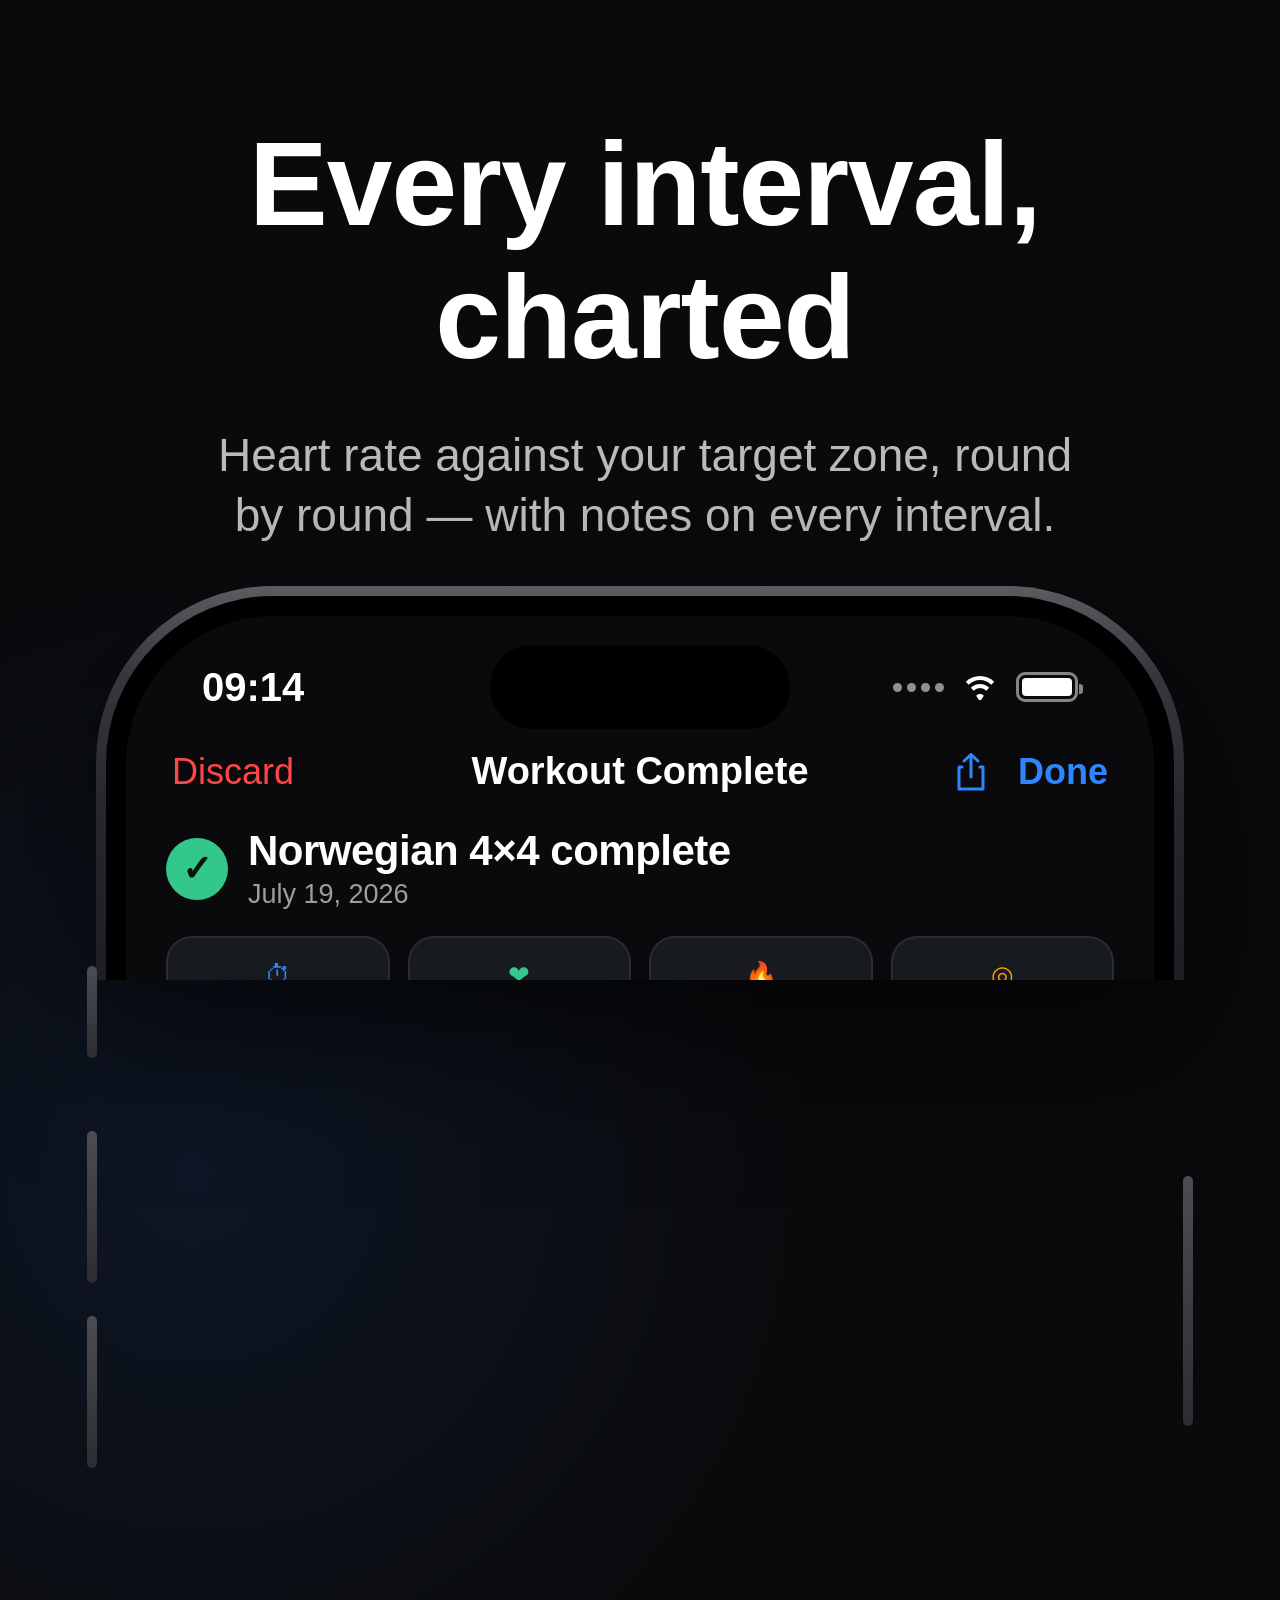
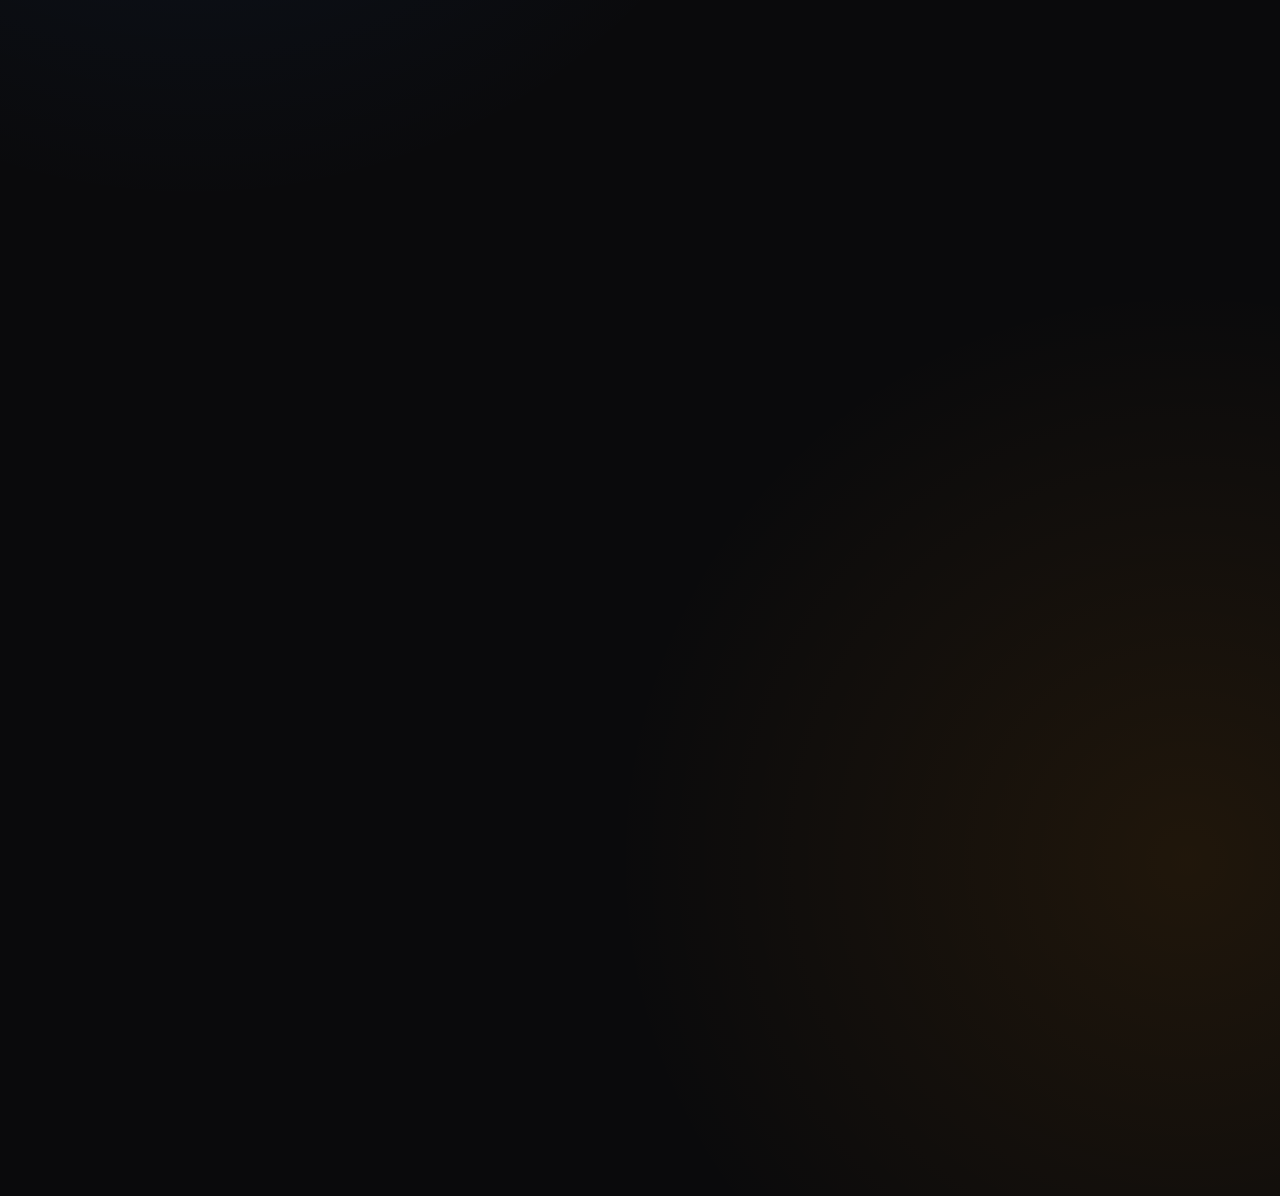
<file: AppStore/make-summary-screenshot.html>
<!DOCTYPE html>
<html lang="en">
<head>
<meta charset="UTF-8">
<title>N4x4 — 05-summary App Store card</title>
<style>
/* Renders the post-workout summary App Store card at exactly 1290×2796.
   Screenshot with headless Chrome:
   chrome --headless=new --screenshot=05-summary.png --window-size=1290,2796 \
          --hide-scrollbars --force-device-scale-factor=1 file://.../make-summary-screenshot.html
   The phone screen is a hand-built mockup of PostWorkoutSummaryRedesignView
   (SessionDetailViews.swift) — keep the two visually identical, same rule as
   the watch face (see memory/watch-ui-advertised-parity). Palette hexes match
   HomeWorkoutRedesign.swift exactly. */
* { box-sizing: border-box; margin: 0; padding: 0; }
:root {
  --bg: #0A0A0D;          /* Palette.background */
  --surface: #171A1F;     /* Palette.surface */
  --raised: #212429;      /* Palette.surfaceRaised */
  --hairline: rgba(255,255,255,0.08);
  --text: #FFFFFF;
  --text2: rgba(255,255,255,0.6);
  --text3: rgba(255,255,255,0.4);
  --blue: #2E85FF;        /* electricBlue */
  --amber: #FF9400;       /* amber */
  --danger: #FF4545;      /* danger */
  --recovery: #33C78C;    /* recovery */
  --orange: #FF9500;      /* zone-low tint (system orange) */
}
html, body { width: 1290px; height: 2796px; overflow: hidden; }
body {
  background:
    radial-gradient(900px 900px at 15% 42%, rgba(46,133,255,0.10), transparent 70%),
    radial-gradient(820px 820px at 92% 88%, rgba(255,148,0,0.09), transparent 70%),
    #0A0A0C;
  font-family: -apple-system, "SF Pro Display", "Helvetica Neue", sans-serif;
  color: var(--text);
  -webkit-font-smoothing: antialiased;
}

/* ── Caption ── */
.caption { text-align: center; padding-top: 118px; }
.caption h1 {
  font-size: 118px; font-weight: 800; line-height: 1.13; letter-spacing: -1px;
}
.caption p {
  margin-top: 40px; font-size: 46px; font-weight: 400; line-height: 1.32;
  color: rgba(255,255,255,0.72);
}

/* ── Phone frame — iPhone 16 Pro-style: titanium rim, black bezel, island,
      side buttons. The old thin-outline frame read as a generic Android;
      this geometry is the canonical look for every phone screenshot. ── */
.phone {
  position: absolute; left: 96px; right: 96px; top: 586px; bottom: -80px;
  border-radius: 176px 176px 0 0;
  background: linear-gradient(180deg, #5b5c62, #37383d 22%, #26272b 58%, #1d1e22);
  box-shadow: 0 60px 140px rgba(0,0,0,0.6);
}
.sidebtn { position: absolute; width: 10px; border-radius: 5px;
  background: linear-gradient(180deg, #4c4d52, #2c2d31); }
.sidebtn.action { left: -9px; top: 380px; height: 92px; }
.sidebtn.volup  { left: -9px; top: 545px; height: 152px; }
.sidebtn.voldn  { left: -9px; top: 730px; height: 152px; }
.sidebtn.power  { right: -9px; top: 590px; height: 250px; }
.bezel {
  position: absolute; left: 10px; right: 10px; top: 10px; bottom: 0;
  border-radius: 167px 167px 0 0; background: #000;
}
.screen {
  position: absolute; left: 30px; right: 30px; top: 30px; bottom: 0;
  border-radius: 148px 148px 0 0; background: var(--bg); overflow: hidden;
}
.statusbar {
  display: flex; align-items: center; height: 112px; padding: 30px 76px 0;
  position: relative;
}
.sb-time { font-size: 40px; font-weight: 700; width: 240px; }
.island { width: 300px; height: 84px; background: #000; border-radius: 44px; margin: 0 auto; }
.sb-icons { width: 240px; display: flex; justify-content: flex-end; align-items: center; gap: 16px; }
.sb-dots { display: flex; gap: 5px; }
.sb-dots i { width: 9px; height: 9px; border-radius: 50%; background: rgba(255,255,255,0.55); }
.wifi { width: 40px; height: 30px; position: relative; }
.wifi i { position: absolute; left: 50%; bottom: 0; transform: translateX(-50%);
  border: 4px solid transparent; border-top: 4px solid #fff; border-radius: 50%; }
.wifi i:nth-child(1) { width: 40px; height: 40px; bottom: -14px; }
.wifi i:nth-child(2) { width: 26px; height: 26px; bottom: -8px; }
.wifi i:nth-child(3) { width: 10px; height: 10px; bottom: -2px; border-top-width: 6px; }
.battery { width: 62px; height: 30px; border: 3px solid rgba(255,255,255,0.5);
  border-radius: 9px; padding: 3px; position: relative; }
.battery::after { content: ""; position: absolute; right: -8px; top: 9px;
  width: 4px; height: 10px; background: rgba(255,255,255,0.5); border-radius: 0 3px 3px 0; }
.battery i { display: block; width: 100%; height: 100%; background: #fff; border-radius: 4px; }

/* ── Nav bar ── */
.nav { display: flex; align-items: center; padding: 22px 46px 8px; }
.nav .discard { color: var(--danger); font-size: 36px; width: 260px; }
.nav .title { flex: 1; text-align: center; font-size: 38px; font-weight: 700; }
.nav .actions { width: 260px; display: flex; justify-content: flex-end; align-items: center; gap: 30px; }
.nav .share { display: block; }
.nav .done { color: var(--blue); font-size: 36px; font-weight: 800; }

/* ── Screen content ── */
.content { padding: 26px 40px 0; }
.section-title {
  font-size: 26px; font-weight: 700; letter-spacing: 2.5px; color: var(--text2);
  margin: 34px 0 18px;
}
.hero { display: flex; align-items: center; gap: 20px; }
.seal { width: 62px; height: 62px; border-radius: 50%; background: var(--recovery);
  display: flex; align-items: center; justify-content: center;
  font-size: 36px; color: #08130d; font-weight: 900; }
.hero h2 { font-size: 42px; font-weight: 800; letter-spacing: -0.5px; }
.hero .date { font-size: 27px; color: var(--text2); margin-top: 4px; }

.chips { display: flex; gap: 18px; margin-top: 26px; }
.chip { flex: 1; text-align: center; padding: 22px 0 18px;
  background: var(--surface); border: 2px solid var(--hairline); border-radius: 26px; }
.chip .icon { font-size: 26px; margin-bottom: 6px; }
.chip .val { font-size: 40px; font-weight: 800; font-variant-numeric: tabular-nums; }
.chip .lbl { font-size: 17px; font-weight: 700; letter-spacing: 1.5px; color: var(--text3); margin-top: 4px; }

.card { background: var(--surface); border: 2px solid var(--hairline);
  border-radius: 32px; padding: 26px; }

.pill-row { display: flex; align-items: baseline; justify-content: space-between; margin-bottom: 14px; }
.pill-title { font-size: 26px; font-weight: 800; letter-spacing: 2px; color: var(--amber); }
.pill-target { font-size: 21px; font-weight: 600; letter-spacing: 1px; color: var(--text3); }

.iv-stats { display: flex; align-items: center; gap: 40px; margin-top: 22px; }
.ring { position: relative; width: 108px; height: 108px; }
.ring .txt { position: absolute; inset: 0; display: flex; flex-direction: column;
  align-items: center; justify-content: center; }
.ring .txt b { font-size: 29px; font-weight: 800; }
.ring .txt s { font-size: 14px; font-weight: 700; color: var(--text3); text-decoration: none; letter-spacing: 1px; }
.iv-stat { text-align: center; }
.iv-stat b { display: block; font-size: 36px; font-weight: 800; font-variant-numeric: tabular-nums; }
.iv-stat s { font-size: 17px; font-weight: 700; color: var(--text3); letter-spacing: 1px; text-decoration: none; }
.iv-stat.ghost b { color: var(--text3); }

.editor { margin-top: 24px; background: var(--raised); border-radius: 22px; padding: 20px 24px; }
.editor .row { display: flex; justify-content: space-between; align-items: baseline; }
.editor .metric { font-size: 25px; font-weight: 600; color: var(--text2); }
.editor .value { font-size: 27px; font-weight: 700; }
.editor .unit { font-size: 21px; color: var(--text3); margin-left: 8px; }
.editor .note { margin-top: 14px; font-size: 26px; color: var(--text); }

.dots { display: flex; justify-content: center; gap: 14px; margin-top: 24px; }
.dots i { width: 14px; height: 14px; border-radius: 50%; background: rgba(255,255,255,0.25); }
.dots i.on { background: #fff; }

svg text { font-family: -apple-system, "Helvetica Neue", sans-serif; }
</style>
</head>
<body>

<div class="caption">
  <h1>Every interval,<br>charted</h1>
  <p>Heart rate against your target zone, round<br>by round — with notes on every interval.</p>
</div>

<div class="phone">
  <i class="sidebtn action"></i><i class="sidebtn volup"></i><i class="sidebtn voldn"></i><i class="sidebtn power"></i>
  <div class="bezel"></div>
  <div class="screen">
  <div class="statusbar">
    <div class="sb-time">09:14</div>
    <div class="island"></div>
    <div class="sb-icons">
      <div class="sb-dots"><i></i><i></i><i></i><i></i></div>
      <div class="wifi"><i></i><i></i><i></i></div>
      <div class="battery"><i></i></div>
    </div>
  </div>

  <div class="nav">
    <div class="discard">Discard</div>
    <div class="title">Workout Complete</div>
    <div class="actions"><svg class="share" width="34" height="42" viewBox="0 0 34 42">
      <g stroke="#2E85FF" stroke-width="3" fill="none" stroke-linecap="round" stroke-linejoin="round">
        <path d="M8 16 H5 V38 H29 V16 H26"/>
        <path d="M17 26 V4"/>
        <path d="M10 10 L17 3.5 L24 10"/>
      </g>
    </svg><div class="done">Done</div></div>
  </div>

  <div class="content">
    <div class="hero">
      <div class="seal">✓</div>
      <div>
        <h2>Norwegian 4×4 complete</h2>
        <div class="date">July 19, 2026</div>
      </div>
    </div>

    <div class="chips">
      <div class="chip"><div class="icon" style="color:var(--blue)">&#x23F1;</div><div class="val">33:00</div><div class="lbl">TOTAL</div></div>
      <div class="chip"><div class="icon" style="color:var(--recovery)">&#x2764;</div><div class="val">151</div><div class="lbl">AVG BPM</div></div>
      <div class="chip"><div class="icon" style="color:var(--danger)">&#x1F525;</div><div class="val">176</div><div class="lbl">PEAK</div></div>
      <div class="chip"><div class="icon" style="color:var(--amber)">&#x25CE;</div><div class="val">87%</div><div class="lbl">IN ZONE</div></div>
    </div>

    <!-- Workout type moved to the top in 4.6 (parity with
         PostWorkoutSummaryRedesignView) — notes stay at the bottom. -->
    <div class="section-title">WORKOUT TYPE</div>
    <div class="card" style="display:flex;justify-content:space-between;align-items:baseline;padding:26px 30px;">
      <div class="metric" style="font-size:27px;color:var(--text2);font-weight:600;">Type</div>
      <div style="font-size:27px;color:var(--blue);font-weight:600;">Treadmill &#x25BE;</div>
    </div>

    <div class="section-title">SESSION</div>
    <div class="card">
      <svg id="strip" width="930" height="380" viewBox="0 0 930 380"></svg>
    </div>

    <div class="section-title">INTERVALS — SWIPE, LOG YOUR SETTINGS</div>
    <div class="card">
      <div class="pill-row">
        <div class="pill-title">WORK 2</div>
        <div class="pill-target">TARGET 152–171</div>
      </div>
      <svg id="zoom" width="930" height="270" viewBox="0 0 930 270"></svg>
      <div class="iv-stats">
        <div class="ring">
          <svg width="108" height="108" viewBox="0 0 108 108">
            <circle cx="54" cy="54" r="47" fill="none" stroke="rgba(255,255,255,0.1)" stroke-width="10"/>
            <circle cx="54" cy="54" r="47" fill="none" stroke="#33C78C" stroke-width="10"
                    stroke-linecap="round" stroke-dasharray="295.3"
                    stroke-dashoffset="32.5" transform="rotate(-90 54 54)"/>
          </svg>
          <div class="txt"><b>89%</b><s>ZONE</s></div>
        </div>
        <div class="iv-stat"><b>163</b><s>AVG</s></div>
        <div class="iv-stat"><b>172</b><s>PEAK</s></div>
        <div class="iv-stat"><b>0:38</b><s>TO ZONE</s></div>
        <div class="iv-stat ghost"><b>last</b><s>GHOST</s></div>
      </div>
      <div class="editor">
        <div class="row">
          <div class="metric">Speed</div>
          <div><span class="value">12.5</span><span class="unit">km/h</span></div>
        </div>
        <div class="note">Incline 4 — felt strong, held pace easily</div>
      </div>
      <div class="dots"><i></i><i></i><i class="on"></i><i></i><i></i><i></i><i></i></div>
    </div>

    <div class="section-title">NOTES</div>
    <div class="card">
      <div style="font-size:27px;color:var(--text3);">Session notes (optional)</div>
    </div>
  </div>
  </div>
</div>

<script>
// ── Shared session model: warmup 6:00 · 4×(4:00 work + 3:00 recovery) · cooldown
const spans = [];
let t = 0;
spans.push({kind:'warmup', start:t, end:t+=300, lo:0,  hi:0});
for (let i = 1; i <= 4; i++) {
  spans.push({kind:'work', n:i, start:t, end:t+=240, lo:152, hi:171});
  if (i < 4) spans.push({kind:'recovery', start:t, end:t+=180, lo:114, hi:133});
}
spans.push({kind:'cooldown', start:t, end:t+=180, lo:0, hi:0});
const TOTAL = t;

// Plausible HR trace: climbs in work, falls in recovery, mild drift per round.
function hrAt(s) {
  const span = spans.find(sp => s >= sp.start && s <= sp.end) || spans[spans.length-1];
  const local = (s - span.start) / (span.end - span.start);
  const wobble = 2.6 * Math.sin(s / 19) + 1.6 * Math.sin(s / 7.3);
  if (span.kind === 'warmup')   return 92 + 34 * local + wobble;
  if (span.kind === 'cooldown') return 138 - 34 * local + wobble;
  const drift = (span.n || 1) * 1.2;
  if (span.kind === 'work') {
    const rise = 128 + (160 - 128) * Math.min(1, local * 3.2);
    const peakBump = (span.n >= 3 && local > 0.88) ? (local - 0.88) * 95 : 0;
    return rise + drift + peakBump + wobble;
  }
  // recovery: exponential-ish fall into the recovery band (~121)
  return 165 - (165 - 121) * Math.min(1, local * 1.6) + drift * 0.5 + wobble;
}

const COLORS = { work:'#FF9400', recovery:'#2E85FF' };
function zoneColor(bpm, span) {
  if (!span || !span.lo) return 'rgba(255,255,255,0.85)';
  if (bpm < span.lo) return '#FF9500';
  if (bpm > span.hi) return '#FF4545';
  return '#33C78C';
}

function drawChart(svg, x0, x1, yLo, yHi, opts) {
  const W = +svg.getAttribute('width'), H = +svg.getAttribute('height');
  const padR = 64, padB = 40, padT = 8;
  const X = s => (s - x0) / (x1 - x0) * (W - padR);
  const Y = b => padT + (yHi - b) / (yHi - yLo) * (H - padB - padT);
  let out = '';

  // target bands
  for (const sp of spans) {
    if (!sp.lo || sp.end < x0 || sp.start > x1) continue;
    const a = Math.max(sp.start, x0), b = Math.min(sp.end, x1);
    out += `<rect x="${X(a)}" y="${Y(sp.hi)}" width="${X(b)-X(a)}" height="${Y(sp.lo)-Y(sp.hi)}"
            fill="${COLORS[sp.kind]}" opacity="0.16"/>`;
  }
  // boundaries
  for (const sp of spans) {
    if (sp.start <= x0 || sp.start >= x1) continue;
    out += `<line x1="${X(sp.start)}" y1="${padT}" x2="${X(sp.start)}" y2="${H-padB}"
            stroke="rgba(255,255,255,0.08)" stroke-width="2"/>`;
  }
  // y grid + labels
  for (const bpm of opts.yTicks) {
    out += `<line x1="0" y1="${Y(bpm)}" x2="${W-padR}" y2="${Y(bpm)}" stroke="rgba(255,255,255,0.08)" stroke-width="1.5"/>
            <text x="${W-padR+12}" y="${Y(bpm)+7}" fill="rgba(255,255,255,0.4)" font-size="20" font-weight="600">${bpm}</text>`;
  }
  // x labels
  for (const s of opts.xTicks) {
    const label = `${Math.floor((s - (opts.xLabelFrom ?? 0)) / 60)}:${String(Math.round(s - (opts.xLabelFrom ?? 0)) % 60).padStart(2,'0')}`;
    out += `<text x="${X(s)}" y="${H-10}" fill="rgba(255,255,255,0.4)" font-size="20" font-weight="600" text-anchor="middle">${label}</text>`;
  }
  // ghost (zoom chart only)
  if (opts.ghost) {
    let d = '';
    for (let s = x0; s <= x1; s += 4) {
      const bpm = hrAt(s) - 4.5 - 2.2 * Math.sin(s / 23);
      d += (d ? 'L' : 'M') + X(s).toFixed(1) + ' ' + Y(bpm).toFixed(1);
    }
    out += `<path d="${d}" fill="none" stroke="rgba(255,255,255,0.35)" stroke-width="3.5" stroke-dasharray="10 10"/>`;
  }
  // HR line, split into zone-coloured segments
  let segColor = null, d = '';
  for (let s = x0; s <= x1; s += 4) {
    const span = spans.find(sp => s >= sp.start && s <= sp.end);
    const bpm = hrAt(s);
    const c = zoneColor(bpm, span);
    if (c !== segColor) {
      if (d) out += `<path d="${d}" fill="none" stroke="${segColor}" stroke-width="${opts.lw}" stroke-linecap="round"/>`;
      d = `M${X(s).toFixed(1)} ${Y(bpm).toFixed(1)}`;
      segColor = c;
    } else {
      d += `L${X(s).toFixed(1)} ${Y(bpm).toFixed(1)}`;
    }
  }
  if (d) out += `<path d="${d}" fill="none" stroke="${segColor}" stroke-width="${opts.lw}" stroke-linecap="round"/>`;
  svg.innerHTML = out;
}

drawChart(document.getElementById('strip'), 0, TOTAL, 80, 190,
  { yTicks: [100, 130, 160, 190], xTicks: [300, 900, 1500], lw: 4 });

const w2 = spans.find(sp => sp.kind === 'work' && sp.n === 2);
drawChart(document.getElementById('zoom'), w2.start, w2.end, 108, 185,
  { yTicks: [120, 150, 180], xTicks: [w2.start+60, w2.start+120, w2.start+180],
    xLabelFrom: w2.start, lw: 5, ghost: true });
</script>
</body>
</html>
</file>
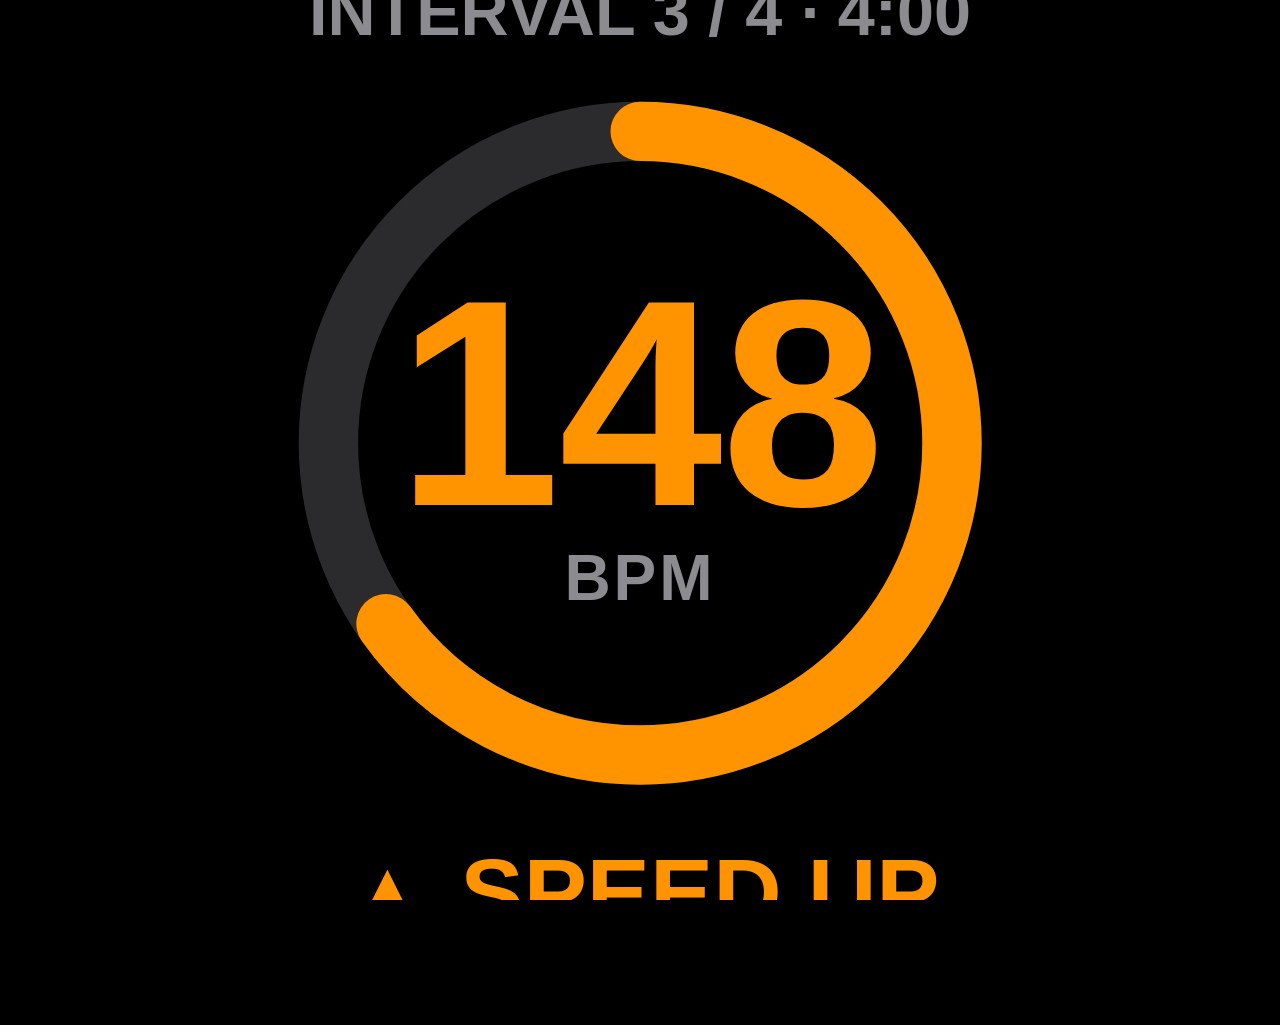
<file: AppStore/make-watch-face.html>
<!DOCTYPE html>
<html lang="en">
<head>
<meta charset="UTF-8">
<title>N4x4 watch face (frameless, for compositing into the Ultra frame)</title>
<style>
/* Button-less watch face for the framed marketing shot (03-watch). Matches the
   website watch mockup (parity rule) with the corrected below-zone reading
   (148 in a 158-172 zone → orange number + Speed Up agree). Rendered on black
   and composited into website/images/watch-ultra-frame.png's screen cutout. */
* { box-sizing: border-box; margin: 0; padding: 0; }
html, body { width: 100vw; height: 100vh; background: #000; overflow: hidden; }
body {
  font-family: -apple-system, "SF Pro Rounded", "SF Pro Display", "Helvetica Neue", sans-serif;
  -webkit-font-smoothing: antialiased;
  display: flex; flex-direction: column; align-items: center; justify-content: center;
  color: #fff;
}
.phase { color: #FF9400; font-weight: 800; font-size: 6.4vw; letter-spacing: 0.5px; }
.interval { color: #8b8b90; font-weight: 600; font-size: 5.2vw; margin-top: 0.6vh; }
.ring-wrap { position: relative; width: 58vw; height: 58vw; margin-top: 2.4vh; }
.ring-wrap svg { width: 100%; height: 100%; transform: rotate(-90deg); }
.ring-center { position: absolute; inset: 0; display: flex; flex-direction: column;
  align-items: center; justify-content: center; }
.bpm-num { color: #FF9400; font-weight: 800; font-size: 23vw; line-height: 0.9; letter-spacing: -1.5px; }
.bpm-lbl { color: #8b8b90; font-weight: 700; font-size: 5vw; letter-spacing: 3px; margin-top: 0.5vh; }
.cue { color: #FF9400; font-weight: 800; font-size: 7.4vw; margin-top: 2.6vh; }
.target { color: #6f6f74; font-weight: 600; font-size: 4.8vw; letter-spacing: 0.5px; margin-top: 0.8vh; }
</style>
</head>
<body>
  <div class="phase">HIGH INTENSITY</div>
  <div class="interval">INTERVAL 3 / 4 · 4:00</div>
  <div class="ring-wrap">
    <svg viewBox="0 0 100 100">
      <circle cx="50" cy="50" r="42" fill="none" stroke="#2b2b2e" stroke-width="8"/>
      <circle cx="50" cy="50" r="42" fill="none" stroke="#FF9400" stroke-width="8"
              stroke-linecap="round" stroke-dasharray="263.9" stroke-dashoffset="92"/>
    </svg>
    <div class="ring-center">
      <div class="bpm-num">148</div>
      <div class="bpm-lbl">BPM</div>
    </div>
  </div>
  <div class="cue">▲ SPEED UP</div>
  <div class="target">TARGET 158–172</div>
</body>
</html>
</file>
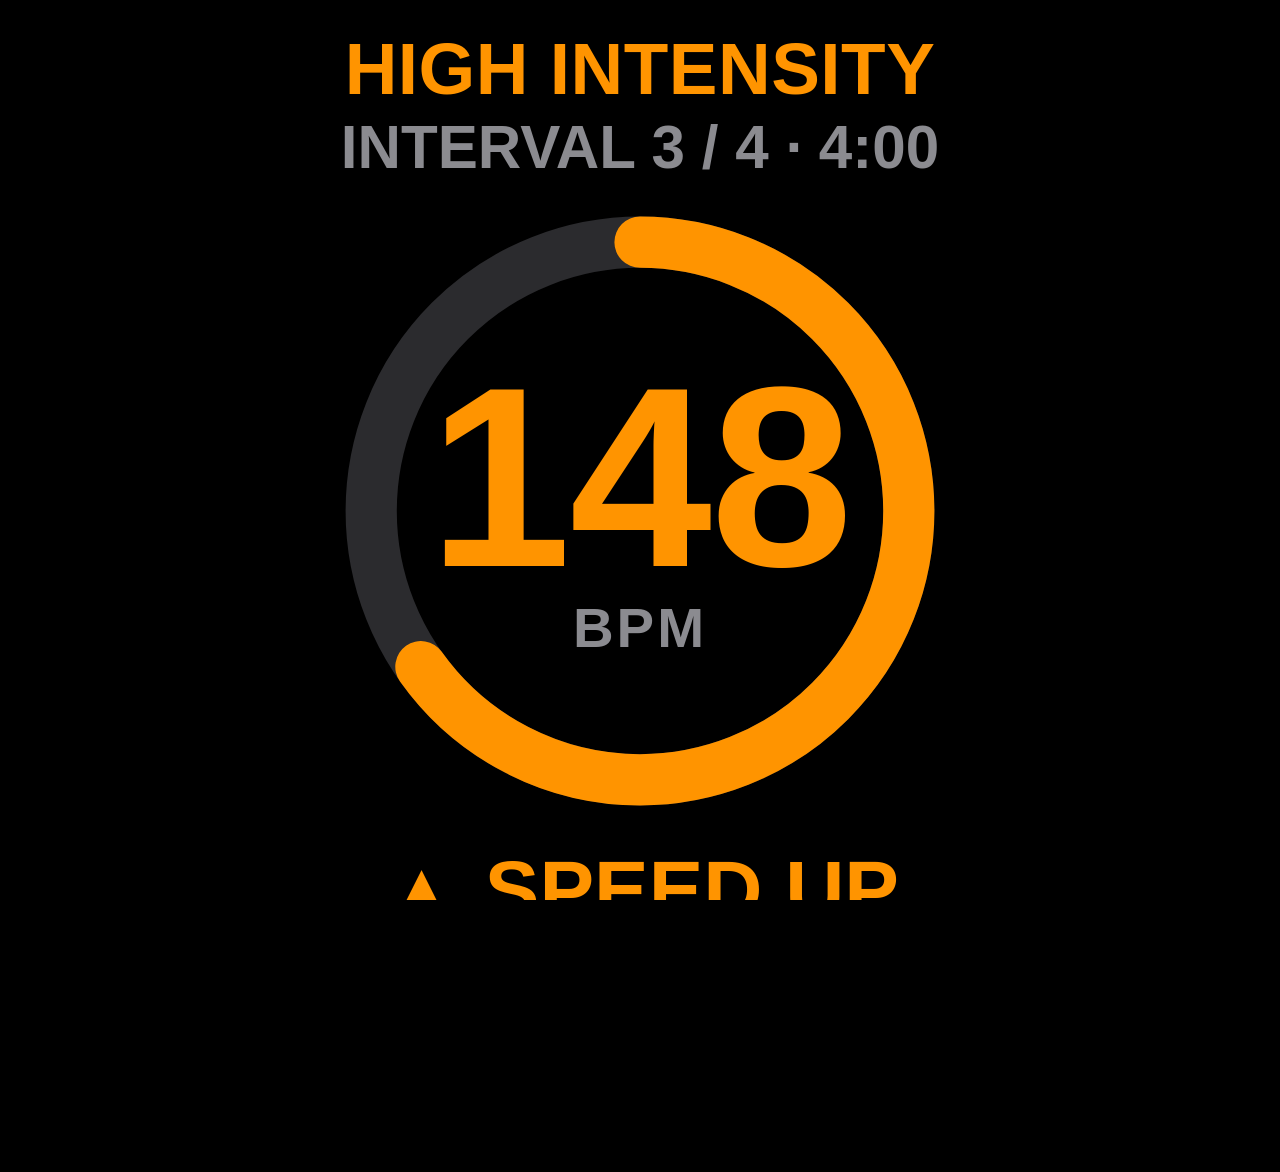
<file: AppStore/make-watch-screen.html>
<!DOCTYPE html>
<html lang="en">
<head>
<meta charset="UTF-8">
<title>N4x4 watch screen</title>
<style>
/* Frameless Apple Watch screen for the App Store watch slot, matching
   WatchTimerView (and the website watch mockup, per the parity rule). Fills
   the window; render at each required size with headless Chrome, e.g.:
   chrome --headless=new --screenshot=watch-ultra3-422x514.png \
          --window-size=422,514 --force-device-scale-factor=1 file://.../make-watch-screen.html
   Shows a below-zone reading (148 in a 158-172 zone), so the orange number and
   the "Speed Up" cue agree with each other and with the app's zone colouring. */
* { box-sizing: border-box; margin: 0; padding: 0; }
html, body { width: 100vw; height: 100vh; background: #000; overflow: hidden; }
body {
  font-family: -apple-system, "SF Pro Rounded", "SF Pro Display", "Helvetica Neue", sans-serif;
  -webkit-font-smoothing: antialiased;
  display: flex; flex-direction: column; align-items: center;
  padding: 3vh 0 3vh;
  color: #fff;
}
.phase { color: #FF9400; font-weight: 800; font-size: 5.7vw; letter-spacing: 0.5px; }
.interval { color: #8b8b90; font-weight: 600; font-size: 4.7vw; margin-top: 0.3vh; }
.ring-wrap { position: relative; width: 50vw; height: 50vw; margin-top: 1vh; }
.ring-wrap svg { width: 100%; height: 100%; transform: rotate(-90deg); }
.ring-center {
  position: absolute; inset: 0; display: flex; flex-direction: column;
  align-items: center; justify-content: center;
}
.bpm-num { color: #FF9400; font-weight: 800; font-size: 20vw; line-height: 0.9; letter-spacing: -1.5px; }
.bpm-lbl { color: #8b8b90; font-weight: 700; font-size: 4.4vw; letter-spacing: 3px; margin-top: 0.3vh; }
.cue { color: #FF9400; font-weight: 800; font-size: 6.4vw; margin-top: 1.4vh; }
.target { color: #6f6f74; font-weight: 600; font-size: 4.2vw; letter-spacing: 0.5px; margin-top: 0.5vh; }
.controls { display: flex; gap: 3.2vw; margin-top: auto; }
.btn {
  width: 24vw; height: 11vw; border-radius: 3.6vw;
  background: rgba(255,255,255,0.12);
  display: flex; align-items: center; justify-content: center;
}
.btn svg { width: 7.4vw; height: 7.4vw; fill: #fff; }
</style>
</head>
<body>
  <div class="phase">HIGH INTENSITY</div>
  <div class="interval">INTERVAL 3 / 4 · 4:00</div>

  <div class="ring-wrap">
    <svg viewBox="0 0 100 100">
      <circle cx="50" cy="50" r="42" fill="none" stroke="#2b2b2e" stroke-width="8"/>
      <circle cx="50" cy="50" r="42" fill="none" stroke="#FF9400" stroke-width="8"
              stroke-linecap="round" stroke-dasharray="263.9"
              stroke-dashoffset="92" />
    </svg>
    <div class="ring-center">
      <div class="bpm-num">148</div>
      <div class="bpm-lbl">BPM</div>
    </div>
  </div>

  <div class="cue">▲ SPEED UP</div>
  <div class="target">TARGET 158–172</div>

  <div class="controls">
    <div class="btn">
      <svg viewBox="0 0 24 24"><rect x="6" y="5" width="4" height="14" rx="1"/><rect x="14" y="5" width="4" height="14" rx="1"/></svg>
    </div>
    <div class="btn">
      <svg viewBox="0 0 24 24"><path d="M5 5l8 7-8 7V5zM15 5h3v14h-3z"/></svg>
    </div>
  </div>
</body>
</html>
</file>
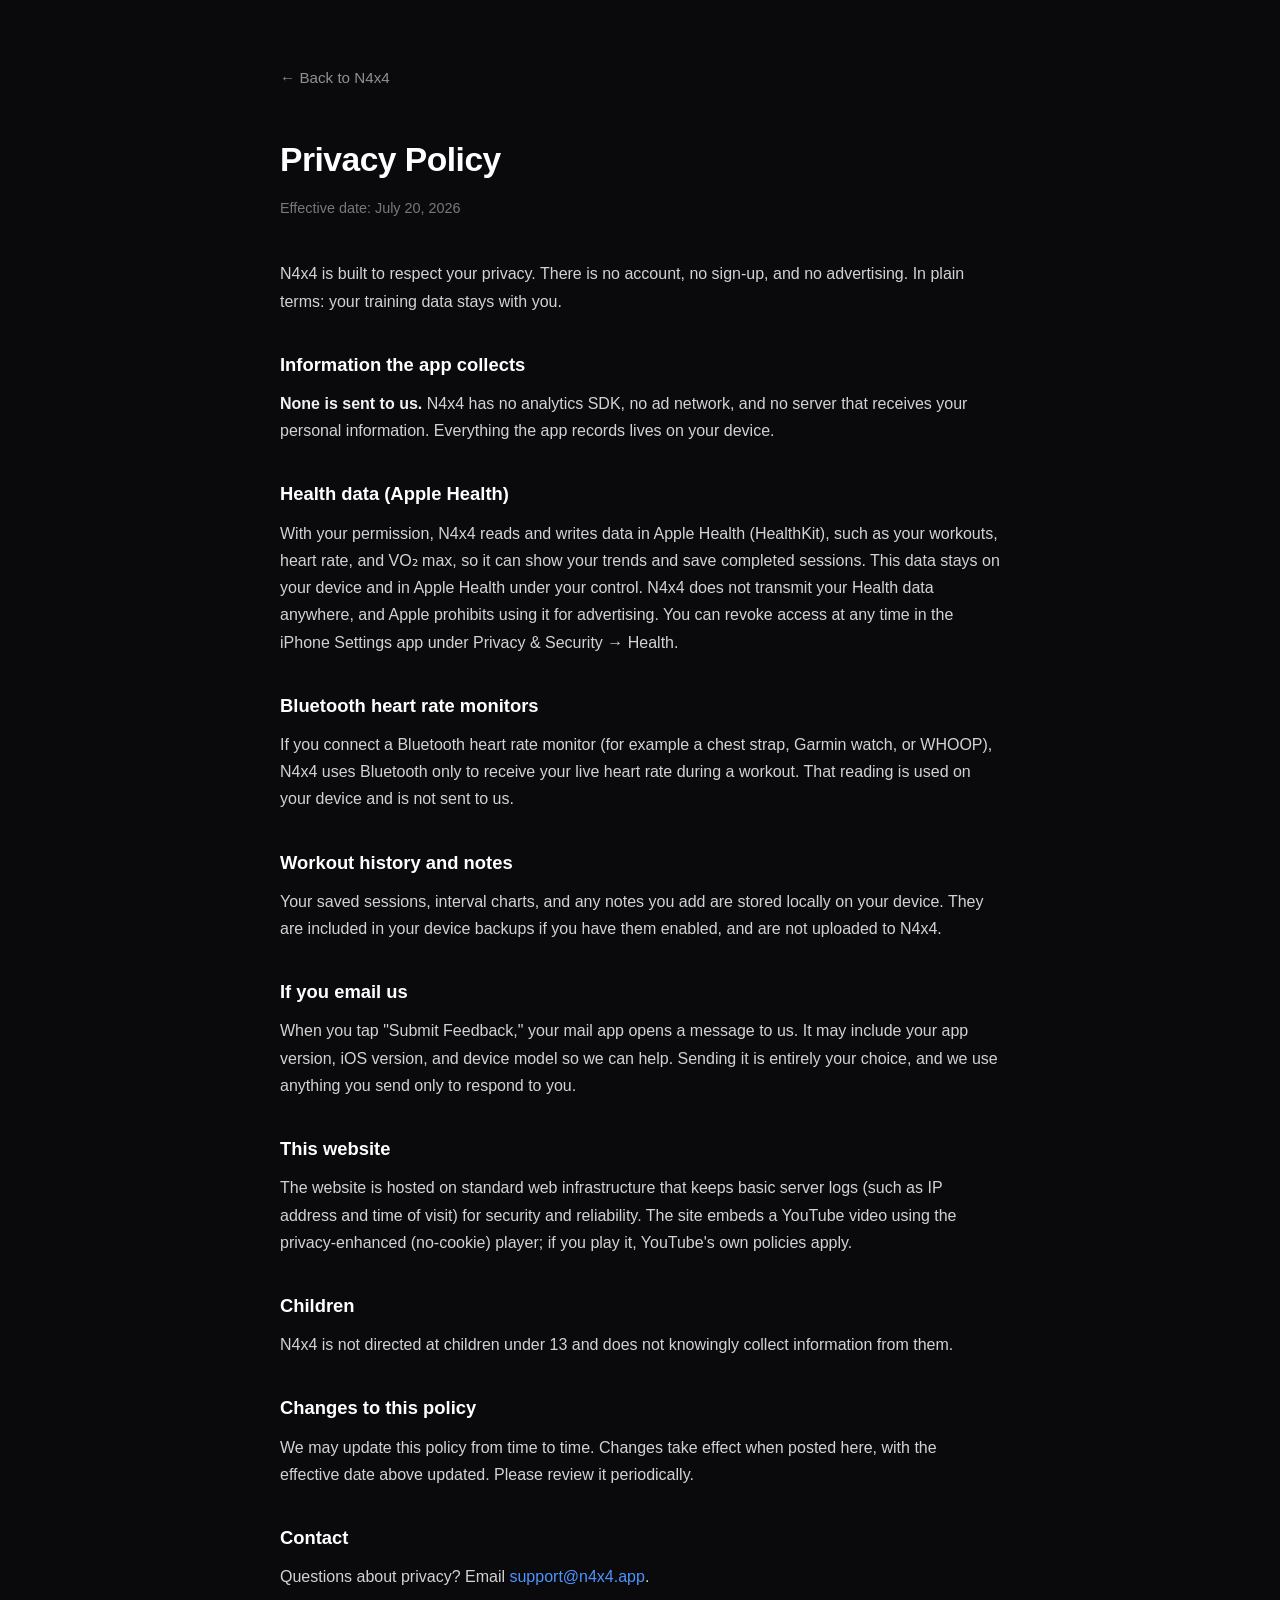
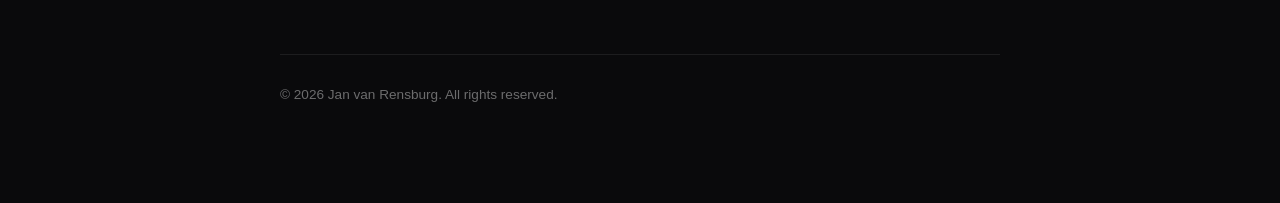
<file: website/privacy.html>
<!DOCTYPE html>
<html lang="en">
<head>
    <meta charset="UTF-8">
    <meta name="viewport" content="width=device-width, initial-scale=1.0">
    <title>N4x4 — Privacy Policy</title>
    <meta name="description" content="N4x4 privacy policy. N4x4 has no account and keeps your data on your device and in Apple Health.">
    <style>
        * { box-sizing: border-box; margin: 0; padding: 0; }
        body {
            background: #0A0A0C;
            color: rgba(255,255,255,0.82);
            font-family: -apple-system, BlinkMacSystemFont, "Segoe UI", Roboto, Helvetica, Arial, sans-serif;
            line-height: 1.7;
            -webkit-font-smoothing: antialiased;
            padding: 64px 24px 96px;
        }
        .wrap { max-width: 720px; margin: 0 auto; }
        a { color: #4d94ff; text-decoration: none; }
        a:hover { text-decoration: underline; }
        .back { display: inline-block; margin-bottom: 40px; font-size: 0.95rem; color: rgba(255,255,255,0.55); }
        h1 { color: #fff; font-size: 2.1rem; font-weight: 800; letter-spacing: -0.5px; margin-bottom: 8px; }
        .eff { color: rgba(255,255,255,0.45); font-size: 0.9rem; margin-bottom: 40px; }
        h2 { color: #fff; font-size: 1.15rem; font-weight: 700; margin: 34px 0 10px; }
        p { margin-bottom: 14px; }
        ul { margin: 0 0 14px 22px; }
        li { margin-bottom: 8px; }
        strong { color: rgba(255,255,255,0.95); }
        footer { max-width: 720px; margin: 64px auto 0; padding-top: 28px; border-top: 1px solid rgba(255,255,255,0.08); color: rgba(255,255,255,0.4); font-size: 0.85rem; }
    </style>
</head>
<body>
    <div class="wrap">
        <a class="back" href="index.html">&larr; Back to N4x4</a>
        <h1>Privacy Policy</h1>
        <p class="eff">Effective date: July 20, 2026</p>

        <p>N4x4 is built to respect your privacy. There is no account, no sign-up, and no advertising. In plain terms: your training data stays with you.</p>

        <h2>Information the app collects</h2>
        <p><strong>None is sent to us.</strong> N4x4 has no analytics SDK, no ad network, and no server that receives your personal information. Everything the app records lives on your device.</p>

        <h2>Health data (Apple Health)</h2>
        <p>With your permission, N4x4 reads and writes data in Apple Health (HealthKit), such as your workouts, heart rate, and VO₂ max, so it can show your trends and save completed sessions. This data stays on your device and in Apple Health under your control. N4x4 does not transmit your Health data anywhere, and Apple prohibits using it for advertising. You can revoke access at any time in the iPhone Settings app under Privacy &amp; Security → Health.</p>

        <h2>Bluetooth heart rate monitors</h2>
        <p>If you connect a Bluetooth heart rate monitor (for example a chest strap, Garmin watch, or WHOOP), N4x4 uses Bluetooth only to receive your live heart rate during a workout. That reading is used on your device and is not sent to us.</p>

        <h2>Workout history and notes</h2>
        <p>Your saved sessions, interval charts, and any notes you add are stored locally on your device. They are included in your device backups if you have them enabled, and are not uploaded to N4x4.</p>

        <h2>If you email us</h2>
        <p>When you tap "Submit Feedback," your mail app opens a message to us. It may include your app version, iOS version, and device model so we can help. Sending it is entirely your choice, and we use anything you send only to respond to you.</p>

        <h2>This website</h2>
        <p>The website is hosted on standard web infrastructure that keeps basic server logs (such as IP address and time of visit) for security and reliability. The site embeds a YouTube video using the privacy-enhanced (no-cookie) player; if you play it, YouTube's own policies apply.</p>

        <h2>Children</h2>
        <p>N4x4 is not directed at children under 13 and does not knowingly collect information from them.</p>

        <h2>Changes to this policy</h2>
        <p>We may update this policy from time to time. Changes take effect when posted here, with the effective date above updated. Please review it periodically.</p>

        <h2>Contact</h2>
        <p>Questions about privacy? Email <a href="mailto:support@n4x4.app">support@n4x4.app</a>.</p>

        <footer>
            &copy; 2026 Jan van Rensburg. All rights reserved.
        </footer>
    </div>
</body>
</html>
</file>
<file: website/styles.css>
/* ─── Reset & Base ─────────────────────────────────────── */
*, *::before, *::after { box-sizing: border-box; margin: 0; padding: 0; }

:root {
    /* Brand accents — matched to the app */
    --amber:      #FF9400;   /* high-intensity */
    --amber-2:    #FF7A00;
    --blue:       #2E85FF;   /* warm-up / electric */
    --blue-2:     #6DB3FF;
    --green:      #33C78C;   /* recovery */
    --teal:       #1BB6A8;   /* cool-down */

    /* Back-compat aliases used across the sheet */
    --orange:     var(--amber);
    --orange-2:   var(--amber-2);

    /* Charcoal surfaces */
    --bg:           #0B0C0F;
    --bg-2:         #101318;
    --surface:      rgba(255,255,255,0.045);
    --surface-2:    rgba(255,255,255,0.075);
    --border:       rgba(255,255,255,0.09);
    --text:         #ffffff;
    --text-muted:   rgba(255,255,255,0.58);
    --text-subtle:  rgba(255,255,255,0.36);
    --radius:       16px;
    --radius-lg:    24px;

    --glow-amber:  rgba(255,148,0,0.30);
    --glow-blue:   rgba(46,133,255,0.28);
    --glow-green:  rgba(51,199,140,0.26);
}

html { scroll-behavior: smooth; }
html, body { overflow-x: hidden; }

body {
    background: var(--bg);
    color: var(--text);
    font-family: 'Inter', -apple-system, BlinkMacSystemFont, sans-serif;
    font-size: 16px;
    line-height: 1.6;
    overflow-x: hidden;
    -webkit-font-smoothing: antialiased;
}

.container {
    max-width: 1100px;
    margin: 0 auto;
    padding: 0 24px;
}

/* ─── Scroll Animations ─────────────────────────────────── */
.animate-in {
    opacity: 0;
    transform: translateY(28px);
    transition: opacity 0.7s ease, transform 0.7s ease;
}
.animate-in.delay-1 { transition-delay: 0.12s; }
.animate-in.delay-2 { transition-delay: 0.24s; }
.animate-in.delay-3 { transition-delay: 0.36s; }
.animate-in.visible {
    opacity: 1;
    transform: translateY(0);
}

/* ─── Nav ───────────────────────────────────────────────── */
.nav {
    position: fixed;
    top: 0; left: 0; right: 0;
    z-index: 100;
    padding: 16px 24px;
    transition: background 0.3s ease, box-shadow 0.3s ease;
}
.nav-scrolled {
    background: rgba(11,12,15,0.72);
    backdrop-filter: blur(24px) saturate(150%);
    -webkit-backdrop-filter: blur(24px) saturate(150%);
    box-shadow: 0 1px 0 var(--border);
}
.nav-inner {
    max-width: 1100px;
    margin: 0 auto;
    display: flex;
    align-items: center;
    justify-content: space-between;
}
.nav-logo {
    display: flex;
    align-items: center;
    gap: 10px;
}
.nav-icon {
    width: 36px;
    height: 36px;
    border-radius: 9px;
}
.nav-name {
    font-size: 18px;
    font-weight: 800;
    letter-spacing: -0.5px;
}
.nav-store-badge {
    height: 34px;
    transition: opacity 0.2s;
}
.nav-store-badge:hover { opacity: 0.8; }

/* ─── Hero ──────────────────────────────────────────────── */
.hero {
    min-height: 100vh;
    display: flex;
    flex-direction: column;
    align-items: center;
    justify-content: flex-start;
    position: relative;
    text-align: center;
    padding: 120px 24px 64px;
    overflow: hidden;
}
.hero-bg {
    position: absolute;
    inset: 0;
    background:
        radial-gradient(ellipse 70% 55% at 50% 22%, rgba(255,148,0,0.16) 0%, transparent 62%),
        radial-gradient(ellipse 60% 45% at 82% 68%, rgba(46,133,255,0.14) 0%, transparent 60%),
        radial-gradient(ellipse 55% 40% at 12% 78%, rgba(51,199,140,0.08) 0%, transparent 60%),
        var(--bg);
}
.hero-glow {
    position: absolute;
    top: 16%;
    left: 50%;
    transform: translateX(-50%);
    width: 620px;
    height: 620px;
    background: conic-gradient(from 90deg, var(--glow-blue), var(--glow-amber), var(--glow-blue));
    border-radius: 50%;
    filter: blur(90px);
    opacity: 0.5;
    pointer-events: none;
    animation: pulse 5s ease-in-out infinite;
}
@keyframes pulse {
    0%, 100% { opacity: 0.5; transform: translateX(-50%) scale(1); }
    50%       { opacity: 0.32; transform: translateX(-50%) scale(1.08); }
}
.hero-content {
    position: relative;
    z-index: 1;
    width: 100%;
    max-width: 600px;
    margin: 0 auto;
}
.hero-badge {
    display: inline-block;
    font-size: 11px;
    font-weight: 700;
    letter-spacing: 2.5px;
    color: var(--amber);
    border: 1px solid rgba(255,148,0,0.35);
    padding: 6px 16px;
    border-radius: 999px;
    margin-bottom: 28px;
    background: rgba(255,148,0,0.08);
}
.hero-headline {
    font-size: clamp(40px, 10.5vw, 88px);
    font-weight: 900;
    letter-spacing: -2.5px;
    line-height: 1.0;
    margin-bottom: 26px;
}
.gradient-text {
    background: linear-gradient(96deg, #FFC46B 0%, var(--amber) 52%, #FF6A00 76%, var(--blue) 130%);
    -webkit-background-clip: text;
    -webkit-text-fill-color: transparent;
    background-clip: text;
}
.hero-sub {
    font-size: clamp(17px, 2.2vw, 22px);
    color: var(--text-muted);
    line-height: 1.65;
    max-width: 640px;
    margin: 0 auto 38px;
}
.hero-actions {
    display: flex;
    flex-direction: column;
    align-items: center;
    gap: 14px;
    margin-bottom: 8px;
}
.store-badge-link { display: inline-block; }
.store-badge {
    height: 52px;
    transition: transform 0.2s ease, opacity 0.2s;
}
.store-badge:hover { transform: scale(1.04); opacity: 0.9; }
.store-badge-large { height: 60px; }
.hero-meta {
    font-size: 13px;
    color: var(--text-subtle);
    letter-spacing: 0.5px;
}

/* Hero device pair (phone + watch) */
.hero-devices {
    position: relative;
    z-index: 1;
    display: flex;
    align-items: flex-end;
    justify-content: center;
    gap: 0;
    margin-top: 40px;
}
.hero-devices { align-items: flex-end; }
.hero-devices .device img { width: 288px; }
.hero-devices .watch-mock {
    width: 170px;
    margin-left: 22px;
    margin-bottom: 18px;
    transform: none;
}
@media (max-width: 560px) {
    .hero-devices .device img { width: 200px; }
    .hero-devices .watch-mock { width: 116px; margin-left: 12px; margin-bottom: 12px; }
}

/* Two-column hero on desktop — text left, devices right */
@media (min-width: 1000px) {
    .hero {
        flex-direction: row;
        align-items: center;
        justify-content: center;
        text-align: left;
        gap: 48px;
        padding: 96px 40px 72px;
    }
    .hero-content { width: auto; max-width: 448px; margin: 0; }
    .hero-headline { font-size: clamp(44px, 4.2vw, 66px); letter-spacing: -2px; }
    .hero-sub { margin: 0 0 34px; max-width: 448px; }
    .hero-actions { flex-direction: row; align-items: center; gap: 20px; margin-bottom: 0; }
    .hero-devices { margin-top: 0; flex: 0 0 auto; }
    .hero-devices .device img { width: 248px; }
    .hero-devices .watch-mock { width: 150px; margin-left: 24px; margin-bottom: 26px; }
    .hero-scroll-hint { display: none; }
}

.hero-scroll-hint {
    position: absolute;
    bottom: 28px;
    left: 50%;
    transform: translateX(-50%);
    display: flex;
    flex-direction: column;
    align-items: center;
    gap: 10px;
    color: var(--text-subtle);
    font-size: 12px;
    letter-spacing: 1px;
    text-transform: uppercase;
    animation: fadeInUp 1.5s 2s both;
}
.scroll-arrow {
    width: 20px;
    height: 20px;
    border-right: 2px solid rgba(255,255,255,0.25);
    border-bottom: 2px solid rgba(255,255,255,0.25);
    transform: rotate(45deg);
    animation: bounce 1.8s ease-in-out infinite;
}
@keyframes bounce {
    0%, 100% { transform: rotate(45deg) translateY(0); }
    50%       { transform: rotate(45deg) translateY(4px); }
}
@keyframes fadeInUp {
    from { opacity: 0; transform: translateX(-50%) translateY(12px); }
    to   { opacity: 1; transform: translateX(-50%) translateY(0); }
}

/* ─── Stat Bar ──────────────────────────────────────────── */
.stat-bar {
    border-top: 1px solid var(--border);
    border-bottom: 1px solid var(--border);
    background: rgba(255,255,255,0.02);
    padding: 40px 24px;
}
.stat-bar-inner {
    max-width: 900px;
    margin: 0 auto;
    display: flex;
    align-items: center;
    justify-content: space-around;
    gap: 24px;
    flex-wrap: wrap;
}
.stat {
    display: flex;
    flex-direction: column;
    align-items: center;
    text-align: center;
    gap: 4px;
}
.stat-number {
    font-size: clamp(42px, 5vw, 60px);
    font-weight: 900;
    letter-spacing: -2px;
    background: linear-gradient(135deg, var(--amber), var(--blue));
    -webkit-background-clip: text;
    -webkit-text-fill-color: transparent;
    background-clip: text;
    line-height: 1;
}
.stat-label {
    font-size: 13px;
    color: var(--text-muted);
    line-height: 1.4;
}
.stat-divider {
    width: 1px;
    height: 48px;
    background: var(--border);
}

/* ─── Sections ──────────────────────────────────────────── */
.section {
    padding: 100px 0;
}
.section-label {
    font-size: 11px;
    font-weight: 700;
    letter-spacing: 2.5px;
    color: var(--amber);
    margin-bottom: 20px;
}
.section-headline {
    font-size: clamp(32px, 4.5vw, 54px);
    font-weight: 800;
    letter-spacing: -1.5px;
    line-height: 1.1;
    margin-bottom: 20px;
}
.section-sub {
    font-size: 18px;
    color: var(--text-muted);
    line-height: 1.7;
    max-width: 640px;
    margin-bottom: 56px;
}

/* ─── VO2 Section ───────────────────────────────────────── */
.vo2-section { background: var(--bg-2); }

.quote-block {
    border-left: 3px solid var(--amber);
    padding: 24px 28px;
    background: var(--surface);
    border-radius: var(--radius);
    margin-bottom: 56px;
    max-width: 760px;
}
.quote-text {
    font-size: clamp(16px, 2vw, 20px);
    font-style: italic;
    color: rgba(255,255,255,0.9);
    line-height: 1.65;
    margin-bottom: 12px;
}
.quote-cite {
    font-size: 13px;
    color: var(--text-muted);
    font-style: normal;
}

.vo2-cards {
    display: grid;
    grid-template-columns: repeat(auto-fit, minmax(280px, 1fr));
    gap: 20px;
}
.vo2-card {
    background: var(--surface);
    border: 1px solid var(--border);
    border-radius: var(--radius);
    padding: 28px;
    transition: transform 0.2s ease, border-color 0.2s ease;
}
.vo2-card:hover {
    transform: translateY(-4px);
    border-color: rgba(255,148,0,0.3);
}
.vo2-card-icon {
    font-size: 28px;
    margin-bottom: 14px;
}
.vo2-card-title {
    font-size: 18px;
    font-weight: 700;
    letter-spacing: -0.4px;
    margin-bottom: 10px;
}
.vo2-card-body {
    font-size: 15px;
    color: var(--text-muted);
    line-height: 1.65;
}
.vo2-card-body strong { color: rgba(255,255,255,0.9); }

/* ─── Protocol ──────────────────────────────────────────── */
.protocol-section { background: var(--bg); }

.protocol-timeline {
    display: flex;
    align-items: flex-start;
    gap: 12px;
    margin-bottom: 40px;
    flex-wrap: wrap;
}

.protocol-phase {
    display: flex;
    flex-direction: column;
    align-items: center;
    gap: 8px;
    flex: 1;
    min-width: 90px;
}
.phase-bar {
    height: 10px;
    border-radius: 999px;
    width: 100%;
}
.protocol-phase.warmup .phase-bar    { background: linear-gradient(90deg, var(--blue), var(--blue-2)); }
.protocol-phase.cooldown .phase-bar  { background: linear-gradient(90deg, var(--teal), var(--green)); }
.work-bar  { background: linear-gradient(90deg, var(--amber), var(--amber-2)); }
.rest-bar  { background: linear-gradient(90deg, var(--green), #7BE8BE); }

.phase-label {
    font-size: 10px;
    font-weight: 700;
    letter-spacing: 1.5px;
    color: var(--text-muted);
    text-transform: uppercase;
}
.phase-duration {
    font-size: 22px;
    font-weight: 800;
    letter-spacing: -0.5px;
}
.phase-desc {
    font-size: 12px;
    color: var(--text-subtle);
    text-align: center;
}

.protocol-rounds {
    display: flex;
    flex-direction: column;
    align-items: center;
    gap: 8px;
    flex: 3;
    min-width: 200px;
}
.round {
    display: flex;
    gap: 8px;
    width: 100%;
}
.round-work, .round-rest {
    flex: 1;
    display: flex;
    flex-direction: column;
    align-items: center;
    gap: 8px;
}
.rounds-repeat {
    font-size: 13px;
    font-weight: 700;
    color: var(--amber);
    letter-spacing: 1px;
}

.protocol-hr-note {
    display: flex;
    align-items: flex-start;
    gap: 14px;
    background: rgba(255,148,0,0.08);
    border: 1px solid rgba(255,148,0,0.2);
    border-radius: var(--radius);
    padding: 22px 24px;
    max-width: 700px;
}
.hr-icon { font-size: 22px; flex-shrink: 0; padding-top: 2px; }
.protocol-hr-note p {
    font-size: 15px;
    color: rgba(255,255,255,0.8);
    line-height: 1.6;
}
.protocol-hr-note strong { color: var(--amber); }

/* ─── Device frame (reusable) ──────────────────────────── */
.device {
    position: relative;
    display: inline-block;
    line-height: 0;
}
.device::before {
    content: '';
    position: absolute;
    inset: -14% -12%;
    background: radial-gradient(circle at 50% 40%, var(--dev-glow, var(--glow-amber)) 0%, transparent 68%);
    filter: blur(6px);
    z-index: 0;
    pointer-events: none;
}
.device img {
    position: relative;
    z-index: 1;
    width: 300px;
    max-width: 82vw;
    /* iPhone 16-style frame: black bezel + titanium rim (matches the App
       Store screenshot frames) — the old thin hairline read as a generic
       Android silhouette. */
    border-radius: 38px;
    box-shadow:
        0 0 0 11px #000,
        0 0 0 14px #3c3d42,
        0 0 0 15px rgba(255,255,255,0.08),
        0 40px 90px rgba(0,0,0,0.6);
}
.device.glow-amber { --dev-glow: var(--glow-amber); }
.device.glow-blue  { --dev-glow: var(--glow-blue); }
.device.glow-green { --dev-glow: var(--glow-green); }

/* ─── Showcase (alternating phone rows) ────────────────── */
.showcase-section { background: var(--bg-2); }

.showcase-intro { text-align: center; margin-bottom: 84px; }
.showcase-intro .section-label { margin-bottom: 16px; }
.showcase-intro .section-headline { margin: 0 auto; }

.showcase-row {
    display: grid;
    grid-template-columns: 1fr 1fr;
    gap: 72px;
    align-items: center;
    margin-bottom: 120px;
}
.showcase-row:last-child { margin-bottom: 0; }
.showcase-row.reverse .showcase-copy   { order: 2; }
.showcase-row.reverse .showcase-device { order: 1; }
.showcase-device { display: flex; justify-content: center; }

.showcase-eyebrow {
    font-size: 11px;
    font-weight: 700;
    letter-spacing: 2.5px;
    text-transform: uppercase;
    margin-bottom: 16px;
}
.showcase-eyebrow.amber { color: var(--amber); }
.showcase-eyebrow.blue  { color: var(--blue-2); }
.showcase-eyebrow.green { color: var(--green); }
.showcase-title {
    font-size: clamp(26px, 3.4vw, 40px);
    font-weight: 800;
    letter-spacing: -1px;
    line-height: 1.12;
    margin-bottom: 18px;
}
.showcase-body {
    font-size: 17px;
    color: var(--text-muted);
    line-height: 1.7;
    margin-bottom: 24px;
    max-width: 460px;
}
.showcase-points { list-style: none; display: flex; flex-direction: column; gap: 12px; }
.showcase-points li {
    display: flex;
    align-items: flex-start;
    gap: 12px;
    font-size: 15px;
    color: rgba(255,255,255,0.82);
    line-height: 1.5;
}
.showcase-points li::before {
    content: '';
    width: 8px; height: 8px;
    border-radius: 50%;
    margin-top: 8px;
    flex-shrink: 0;
    background: var(--pt, var(--amber));
    box-shadow: 0 0 10px var(--pt, var(--amber));
}
.showcase-points.amber li::before { --pt: var(--amber); }
.showcase-points.blue  li::before { --pt: var(--blue); }
.showcase-points.green li::before { --pt: var(--green); }

/* ─── Apple Watch ──────────────────────────────────────── */
.watch-section {
    background: var(--bg);
    position: relative;
    overflow: hidden;
}
.watch-glow {
    position: absolute;
    top: 50%; right: 8%;
    width: 520px; height: 520px;
    transform: translateY(-50%);
    background: radial-gradient(circle, var(--glow-amber) 0%, transparent 68%);
    filter: blur(40px);
    pointer-events: none;
}
.watch-inner {
    position: relative;
    z-index: 1;
    display: grid;
    grid-template-columns: 1.1fr 0.9fr;
    gap: 72px;
    align-items: center;
}
.watch-features { display: flex; flex-direction: column; gap: 22px; margin-top: 40px; }
.watch-feature { display: flex; gap: 16px; align-items: flex-start; }
.watch-feature-icon {
    width: 44px; height: 44px;
    flex-shrink: 0;
    border-radius: 12px;
    display: flex; align-items: center; justify-content: center;
    font-size: 20px;
    background: var(--surface-2);
    border: 1px solid var(--border);
}
.watch-feature h4 { font-size: 16px; font-weight: 700; margin-bottom: 4px; letter-spacing: -0.2px; }
.watch-feature p  { font-size: 14px; color: var(--text-muted); line-height: 1.55; }

.watch-stage { display: flex; justify-content: center; }

/* Apple Watch Ultra — real device frame with the live face composited in */
.watch-mock {
    position: relative;
    width: 214px;
    display: flex;
    flex-direction: column;
    align-items: center;
    gap: 14px;
}
.watch-device {
    position: relative;
    width: 100%;
    filter: drop-shadow(0 28px 50px rgba(0,0,0,0.55));
}
.watch-device::before {
    content: '';
    position: absolute;
    inset: -6% -4%;
    background: radial-gradient(circle at 50% 44%, rgba(255,148,0,0.22), transparent 66%);
    filter: blur(10px);
    z-index: 0;
    pointer-events: none;
}
.watch-frame { position: relative; z-index: 2; width: 100%; height: auto; display: block; }
/* Screen cutout of the frame PNG (measured): the face sits just behind it. */
.watch-face {
    position: absolute;
    z-index: 1;
    left: 11.3%;
    top: 20.9%;
    width: 71.5%;
    height: 61%;
    background: #000;
    overflow: hidden;
}
.watch-face svg { width: 100%; height: 100%; display: block; }
.watch-caption {
    display: flex;
    align-items: center;
    gap: 7px;
    font-size: 11.5px;
    font-weight: 700;
    letter-spacing: 2px;
    text-transform: uppercase;
    color: var(--text-muted);
}
.watch-caption svg { width: 14px; height: 17px; opacity: 0.85; }
.watch-screen svg { width: 100%; height: 100%; display: block; }

/* ─── Video ─────────────────────────────────────────────── */
.video-section { background: var(--bg-2); }

.video-wrapper {
    max-width: 800px;
    width: 100%;
    margin: 0 auto 20px;
}
.responsive-video {
    position: relative;
    padding-bottom: 56.25%;
    height: 0;
    border-radius: var(--radius-lg);
    overflow: hidden;
    background: #000;
    box-shadow: 0 32px 80px rgba(0,0,0,0.6), 0 0 0 1px var(--border);
}
.responsive-video iframe {
    position: absolute;
    top: 0; left: 0;
    width: 100%; height: 100%;
    border: none;
}
.video-disclaimer {
    font-size: 12px;
    color: var(--text-subtle);
}

/* ─── Features ──────────────────────────────────────────── */
.features-section { background: var(--bg); }

.features-grid {
    display: grid;
    grid-template-columns: repeat(auto-fit, minmax(300px, 1fr));
    gap: 20px;
}
.feature-card {
    background: var(--surface);
    border: 1px solid var(--border);
    border-radius: var(--radius);
    padding: 28px;
    transition: transform 0.2s ease, border-color 0.2s ease;
}
.feature-card:hover {
    transform: translateY(-4px);
    border-color: rgba(255,148,0,0.25);
}
.feature-icon { font-size: 28px; margin-bottom: 14px; }
.feature-title {
    font-size: 17px;
    font-weight: 700;
    letter-spacing: -0.3px;
    margin-bottom: 10px;
}
.feature-body {
    font-size: 14px;
    color: var(--text-muted);
    line-height: 1.65;
}

/* ─── Science Cards ─────────────────────────────────────── */
.science-section { background: var(--bg-2); }

.science-grid {
    display: grid;
    grid-template-columns: repeat(auto-fit, minmax(280px, 1fr));
    gap: 20px;
}
.science-card {
    border-radius: var(--radius);
    padding: 28px;
    background: var(--surface);
    border: 1px solid var(--border);
    border-top: 3px solid var(--card-color, var(--amber));
    transition: transform 0.2s ease;
}
.science-card:hover { transform: translateY(-4px); }
.science-card-header {
    display: flex;
    align-items: center;
    gap: 10px;
    margin-bottom: 14px;
}
.science-icon { font-size: 22px; }
.science-tag {
    font-size: 11px;
    font-weight: 700;
    letter-spacing: 1.5px;
    text-transform: uppercase;
    color: var(--card-color, var(--amber));
}
.science-title {
    font-size: 18px;
    font-weight: 700;
    letter-spacing: -0.4px;
    margin-bottom: 12px;
    line-height: 1.3;
}
.science-body {
    font-size: 14px;
    color: var(--text-muted);
    line-height: 1.65;
}

/* ─── Trust ─────────────────────────────────────────────── */
.trust-section { background: var(--bg); }

.trust-inner {
    display: grid;
    grid-template-columns: 1fr 1fr;
    gap: 80px;
    align-items: start;
}
.trust-pillars {
    display: grid;
    grid-template-columns: 1fr 1fr;
    gap: 24px;
}
.trust-pillar {
    display: flex;
    align-items: flex-start;
    gap: 12px;
}
.trust-check {
    width: 24px;
    height: 24px;
    background: linear-gradient(135deg, var(--amber), var(--amber-2));
    border-radius: 50%;
    display: flex;
    align-items: center;
    justify-content: center;
    font-size: 12px;
    font-weight: 700;
    flex-shrink: 0;
    margin-top: 2px;
}
.trust-pillar strong {
    display: block;
    font-size: 15px;
    font-weight: 700;
    margin-bottom: 2px;
}
.trust-pillar p {
    font-size: 13px;
    color: var(--text-muted);
    line-height: 1.5;
}

/* ─── Equipment ─────────────────────────────────────────── */
.equipment-section { background: var(--bg-2); }

.equipment-grid {
    display: flex;
    flex-wrap: wrap;
    gap: 12px;
    margin-bottom: 32px;
}
.equipment-item {
    background: var(--surface);
    border: 1px solid var(--border);
    border-radius: 999px;
    padding: 10px 20px;
    font-size: 15px;
    font-weight: 500;
    transition: border-color 0.2s, background 0.2s;
}
.equipment-item:hover {
    border-color: rgba(255,148,0,0.35);
    background: rgba(255,148,0,0.06);
}
.equipment-note {
    background: var(--surface);
    border: 1px solid var(--border);
    border-radius: var(--radius);
    padding: 20px 24px;
    font-size: 15px;
    color: var(--text-muted);
    line-height: 1.6;
    max-width: 640px;
}
.equipment-note strong { color: var(--text); }

/* ─── CTA ───────────────────────────────────────────────── */
.cta-section {
    padding: 120px 0;
    position: relative;
    overflow: hidden;
    text-align: center;
}
.cta-glow {
    position: absolute;
    top: 50%;
    left: 50%;
    transform: translate(-50%, -50%);
    width: 720px;
    height: 420px;
    background: radial-gradient(ellipse, rgba(255,148,0,0.18) 0%, rgba(46,133,255,0.10) 45%, transparent 72%);
    pointer-events: none;
}
.cta-inner {
    position: relative;
    z-index: 1;
    display: flex;
    flex-direction: column;
    align-items: center;
    gap: 20px;
}
.cta-icon {
    width: 80px;
    height: 80px;
    border-radius: 20px;
    box-shadow: 0 20px 60px rgba(255,148,0,0.28);
}
.cta-headline {
    font-size: clamp(32px, 4.5vw, 54px);
    font-weight: 900;
    letter-spacing: -1.5px;
    line-height: 1.1;
}
.cta-sub {
    font-size: 18px;
    color: var(--text-muted);
    line-height: 1.7;
    max-width: 580px;
}
.cta-meta {
    font-size: 13px;
    color: var(--text-subtle);
}

/* ─── Footer ────────────────────────────────────────────── */
.footer {
    border-top: 1px solid var(--border);
    padding: 32px 0;
    background: var(--bg);
}
.footer-inner {
    display: flex;
    align-items: center;
    justify-content: space-between;
    flex-wrap: wrap;
    gap: 16px;
}
.footer-logo {
    display: flex;
    align-items: center;
    gap: 8px;
    font-weight: 700;
    font-size: 15px;
}
.footer-icon {
    width: 28px;
    height: 28px;
    border-radius: 7px;
}
.footer-copy { font-size: 13px; color: var(--text-subtle); }
.footer-link { font-size: 13px; color: var(--text-muted); text-decoration: none; }
.footer-link:hover { color: var(--text); }

/* ─── Responsive ─────────────────────────────────────────── */
@media (max-width: 900px) {
    .watch-inner { grid-template-columns: 1fr; gap: 48px; }
    .watch-stage { order: -1; }
    .showcase-row { gap: 48px; }
}
@media (max-width: 768px) {
    .section { padding: 72px 0; }
    .stat-bar-inner { flex-direction: column; gap: 32px; }
    .stat-divider { width: 48px; height: 1px; }
    .trust-inner { grid-template-columns: 1fr; gap: 40px; }
    .trust-pillars { grid-template-columns: 1fr; }
    .protocol-timeline { flex-direction: column; }
    .protocol-rounds { width: 100%; }
    .hero { padding: 104px 24px 64px; }
    .hero-headline { letter-spacing: -2px; }
    .footer-inner { flex-direction: column; text-align: center; }
    .showcase-row { grid-template-columns: 1fr; gap: 32px; margin-bottom: 80px; }
    .showcase-row.reverse .showcase-copy,
    .showcase-row.reverse .showcase-device { order: initial; }
    .showcase-device { order: -1; }
    .showcase-body { max-width: none; }
}

@media (max-width: 480px) {
    .features-grid, .vo2-cards, .science-grid { grid-template-columns: 1fr; }
    .section-headline { letter-spacing: -1px; }
    .trust-pillars { grid-template-columns: 1fr; }
}
</file>
<file: archive/website-v1/styles.css>
/* Reset body styles */
body {
    margin: 0;
    padding: 0;
    font-family: 'Montserrat', sans-serif;
    color: #fff;
}

/* Background container */
.background {
    position: fixed;
    top: 0;
    left: 0;
    width: 100%;
    height: 100%;
    background-image: url('images/background2.png');
    background-size: cover;
    background-position: center;
    z-index: -1;
}

/* Main content container */
.container {
    position: relative;
    z-index: 1;
    width: 80%;
    margin: auto;
    padding: 30px;
    background-color: rgba(0, 0, 0, 0.6);
    border-radius: 10px;
    flex: 1;
}

/* Header title adjustments */
.app-title {
    font-size: 2.5em;
    font-weight: bold;
    margin: 20px 0;
    text-align: center;
}

/* App logo styling */
.app-logo {
    width: 150px;
    height: 150px;
    border-radius: 20px;
}

/* App Store button styling */
.download-button {
    display: block;
    margin: 20px auto;
    width: 250px;
    height: auto;
}

/* Center App Store container */
.app-store-container {
    text-align: center;
}

/* Styling for the quote section */


/* Styling for the quote section */
.quote-section {
    background-color: rgba(255, 255, 255, 0.1);
    border: 1px solid rgba(255, 255, 255, 0.3);
    border-radius: 10px;
    padding: 20px;
    margin-bottom: 20px;
}

.quote {
    font-size: 3em; /* Larger size for the quote */
    font-style: italic;
    color: #fff;
    text-align: center;
    margin: 0;
    line-height: 2;
    font-weight: normal; /* Ensuring no bold */
}

/* Section styling with image and text */
.info-section {
    display: flex;
    align-items: center;
    padding: 20px;
    background-color: rgba(255, 255, 255, 0.1);
    border-radius: 10px;
    margin-bottom: 20px;
    border: 1px solid rgba(255, 255, 255, 0.3);
}

/* Image inside the section */
.info-image img {
    width: 150px;
    height: 150px;
    margin-right: 20px;
    border-radius: 10px;
    object-fit: cover;
}

/* Text content inside the section */
.info-content {
    flex-grow: 1;
    font-size: 1em;
    line-height: 1.6;
}

.info-content p,
.info-content li {
    font-size: 1em;
    line-height: 1.6;
}

/* Bold emphasized text */
.app-description-emphasis {
    font-size: 1.2em;
    font-weight: bold;
    margin-bottom: 10px;
}

/* Headings inside info-content */
.info-content h2 {
    font-size: 1.7em;
    line-height: 1.4;
}

/* Bullet point list styling */
.benefits-list {
    list-style-type: disc;
    line-height: 1.6;
    padding-left: 20px;
}

.sub-item {
    padding-left: 40px;
    list-style-type: circle;
}

/* Responsive video container */
.responsive-video {
    position: relative;
    padding-bottom: 56.25%;
    padding-top: 25px;
    height: 0;
    margin-bottom: 30px;
}

.responsive-video iframe {
    position: absolute;
    top: 0;
    left: 0;
    width: 100%;
    height: 100%;
}

/* Footer adjustments */
.footer {
    text-align: center;
    margin-top: 20px;
    padding: 10px;
    color: #ccc;
    background-color: rgba(0, 0, 0, 0.7);
}

/* Link styling */
a {
    color: #00aced;
    text-decoration: none;
}

a:hover {
    text-decoration: underline;
}

/* Media query for smaller screens (e.g., mobile) */
@media (max-width: 600px) {
    body {
        font-size: 16px;
    }

    /* Adjust headings to maintain hierarchy */
    .app-title {
        font-size: 1.4em;
    }

    .info-content h2 {
        font-size: 1.3em;
    }

    .app-description-emphasis {
        font-size: 1.1em;
    }

    /* Stack content vertically on mobile */
    .info-section {
        flex-direction: column;
        align-items: center;
    }

    /* Center images and adjust margins on mobile */
    .info-image img {
        margin-right: 0;
        margin-bottom: 20px;
    }
}
</file>
<file: website/v3/styles.css>
/* ═══════════════════════════════════════════════════════════════
   N4x4 — website v3
   Two colours and one accent. Warm near-black, warm bone, amber.
   Fraunces for display, Inter for everything that isn't a headline.
   ═══════════════════════════════════════════════════════════════ */

:root {
    --ink:      #0D0C09;
    --ink-2:    #13110C;
    --bone:     #E9E5DB;
    --bone-dim: rgba(233, 229, 219, 0.62);
    --bone-faint: rgba(233, 229, 219, 0.38);
    --hairline: rgba(233, 229, 219, 0.16);
    --accent:   #FF9400;

    /* Inverted (light section) tokens */
    --ink-on-grey:  #171410;
    --ink-dim:      rgba(23, 20, 16, 0.66);
    --ink-faint:    rgba(23, 20, 16, 0.42);
    --hairline-dark: rgba(23, 20, 16, 0.18);

    --serif: "Fraunces", "Iowan Old Style", Georgia, serif;
    --sans:  "Inter", -apple-system, BlinkMacSystemFont, sans-serif;
    --rounded: ui-rounded, "SF Pro Rounded", -apple-system, "Inter", sans-serif;

    --rail: clamp(48px, 5vw, 76px);
    --gutter: clamp(20px, 4vw, 56px);
    --duration: 0.5s;
}

* { margin: 0; padding: 0; box-sizing: border-box; }

html { scroll-behavior: smooth; }

html, body { overflow-x: clip; }

body {
    background: var(--ink);
    color: var(--bone);
    font-family: var(--sans);
    font-weight: 400;
    font-size: 16px;
    line-height: 1.7;
    -webkit-font-smoothing: antialiased;
    text-rendering: optimizeLegibility;
}

img { max-width: 100%; display: block; }

/* Unifying photo grade — one family across bright and moody shots */
.chapter-media img,
.origin-figure img,
.evidence-figure img,
.hero-bg,
.interlude-bg,
.cta-bg { filter: saturate(0.72) contrast(1.04) brightness(0.96); }
a { color: inherit; }

::selection { background: var(--accent); color: var(--ink); }

/* ── Type roles ─────────────────────────────────────────────── */

.display {
    font-family: var(--serif);
    font-weight: 400;
    font-variation-settings: "opsz" 100;
    line-height: 1.04;
    letter-spacing: -0.01em;
}

.label {
    font-family: var(--sans);
    font-size: 13px;
    font-weight: 500;
    letter-spacing: 0.24em;
    text-transform: uppercase;
    color: var(--bone-faint);
}

.on-grey .label { color: var(--ink-faint); }

/* ── Reveal animation ───────────────────────────────────────── */

.reveal {
    opacity: 0;
    transform: translateY(26px);
    transition: opacity 0.8s cubic-bezier(0.22, 1, 0.36, 1),
                transform 0.8s cubic-bezier(0.22, 1, 0.36, 1);
}
.reveal.visible { opacity: 1; transform: none; }
.reveal.d1 { transition-delay: 0.1s; }
.reveal.d2 { transition-delay: 0.2s; }
.reveal.d3 { transition-delay: 0.3s; }

@media (prefers-reduced-motion: reduce) {
    html { scroll-behavior: auto; }
    .reveal { opacity: 1; transform: none; transition: none; }
}

/* ── Line button ────────────────────────────────────────────── */

.line-btn {
    display: inline-block;
    font-size: 13px;
    font-weight: 500;
    letter-spacing: 0.18em;
    text-transform: uppercase;
    text-decoration: none;
    color: var(--bone);
    padding-bottom: 6px;
    position: relative;
}
.line-btn::after {
    content: "";
    position: absolute;
    left: 0; bottom: 0;
    width: 100%; height: 1px;
    background: currentColor;
    transform-origin: left;
    transition: transform var(--duration) cubic-bezier(0.22, 1, 0.36, 1);
}
.line-btn:hover::after { transform: scaleX(0.4); }
.on-grey .line-btn { color: var(--ink-on-grey); }

/* ── Nav ────────────────────────────────────────────────────── */

.nav {
    position: fixed;
    inset: 0 0 auto 0;
    z-index: 100;
    padding: 20px var(--gutter);
    display: flex;
    align-items: baseline;
    justify-content: space-between;
    transition: background var(--duration) ease, padding var(--duration) ease;
}
.nav.scrolled {
    background: rgba(13, 12, 9, 0.82);
    -webkit-backdrop-filter: blur(16px);
    backdrop-filter: blur(16px);
    border-bottom: 1px solid var(--hairline);
    padding-top: 14px;
    padding-bottom: 14px;
}
.nav-wordmark {
    font-family: var(--serif);
    font-size: 21px;
    text-decoration: none;
    letter-spacing: 0.01em;
}
.nav-wordmark small {
    font-family: var(--sans);
    font-size: 11.5px;
    font-weight: 500;
    letter-spacing: 0.24em;
    color: var(--bone-faint);
    margin-left: 14px;
    text-transform: uppercase;
}

/* ── Hero ───────────────────────────────────────────────────── */

.hero {
    position: relative;
    min-height: 100svh;
    display: flex;
    align-items: flex-end;
}
.hero-bg {
    position: absolute;
    inset: 0;
    background: url("images/hero-sunset.jpg") center 42% / cover no-repeat;
}
.hero-bg::after {
    content: "";
    position: absolute;
    inset: 0;
    background:
        linear-gradient(to top, rgba(13,12,9,0.92) 0%, rgba(13,12,9,0.35) 38%, rgba(13,12,9,0.18) 70%, rgba(13,12,9,0.42) 100%);
}
.hero-content {
    position: relative;
    width: 100%;
    padding: 0 var(--gutter) clamp(56px, 10vh, 120px);
    max-width: 1100px;
}
.hero-label { margin-bottom: 26px; color: var(--bone-dim); }
.hero h1 {
    font-size: clamp(38px, 8.5vw, 108px);
    margin-bottom: 10px;
}
.hero h1 em {
    font-style: italic;
    font-size: 0.78em;
    font-variation-settings: "opsz" 100;
}
.hero-sub {
    max-width: 580px;
    font-size: clamp(16px, 1.35vw, 19px);
    line-height: 1.65;
    color: rgba(233, 229, 219, 0.8);
    margin: 24px 0 36px;
}
.hero-actions { display: flex; align-items: center; gap: 26px; flex-wrap: wrap; }
.store-badge { height: 46px; width: auto; transition: opacity var(--duration); }
.store-badge:hover { opacity: 0.75; }
.hero-meta {
    font-size: 13px;
    letter-spacing: 0.14em;
    text-transform: uppercase;
    color: var(--bone-faint);
}
.hero-scroll {
    position: absolute;
    right: var(--gutter);
    bottom: clamp(56px, 10vh, 120px);
    writing-mode: vertical-rl;
    font-size: 11px;
    letter-spacing: 0.24em;
    text-transform: uppercase;
    color: var(--bone-faint);
    text-decoration: none;
}
.hero-scroll::after {
    content: "";
    display: inline-block;
    width: 1px;
    height: 44px;
    background: var(--bone-faint);
    margin-top: 14px;
}

/* ── Generic section scaffold ───────────────────────────────── */

.section { position: relative; }

.rail {
    position: absolute;
    top: 0; bottom: 0; left: 0;
    width: var(--rail);
    border-right: 1px solid var(--hairline);
}
.on-grey .rail { border-right-color: var(--hairline-dark); }
.rail-label {
    position: sticky;
    top: 38vh;
    display: block;
    writing-mode: vertical-rl;
    margin: 0 auto;
    width: -moz-fit-content;
    width: fit-content;
    font-size: 13px;
    font-weight: 600;
    letter-spacing: 0.34em;
    text-transform: uppercase;
    color: var(--accent);
}
.rail-label::before {
    content: "";
    display: inline-block;
    width: 1px;
    height: 28px;
    background: var(--accent);
    margin-bottom: 14px;
}
.on-grey .rail-label { color: var(--accent); }
.on-grey .rail-label::before { background: var(--accent); }

.section-inner {
    margin-left: var(--rail);
    padding: clamp(90px, 14vh, 160px) var(--gutter);
}

/* ── Origin ─────────────────────────────────────────────────── */

.origin-inner { max-width: 1100px; }
.origin-lede {
    font-family: var(--serif);
    font-size: clamp(24px, 3.2vw, 40px);
    line-height: 1.35;
    font-weight: 300;
    max-width: 21em;
    margin-top: 30px;
}
.origin-lede strong { font-weight: 400; color: var(--accent); }
.origin-grid {
    display: grid;
    grid-template-columns: minmax(0, 1.5fr) minmax(0, 1fr);
    gap: clamp(36px, 6vw, 90px);
    align-items: end;
    margin-top: clamp(48px, 8vh, 90px);
}
.origin-figure img { border-radius: 2px; }
.origin-figure figcaption {
    font-size: 12.5px;
    letter-spacing: 0.2em;
    text-transform: uppercase;
    color: var(--bone-faint);
    margin-top: 12px;
}
.origin-stats {
    display: flex;
    gap: clamp(28px, 4vw, 56px);
    border-top: 1px solid var(--hairline);
    padding-top: 28px;
}
.origin-stat .num {
    font-family: var(--serif);
    font-size: clamp(34px, 4vw, 52px);
    line-height: 1;
    display: block;
    margin-bottom: 8px;
}
.origin-stat .what {
    font-size: 12.5px;
    letter-spacing: 0.18em;
    text-transform: uppercase;
    color: var(--bone-faint);
}

/* ── Protocol chapters ──────────────────────────────────────── */

.chapter { min-height: 100svh; }
.chapter-inner {
    margin-left: var(--rail);
    min-height: 100svh;
    display: grid;
    grid-template-columns: 1fr 1fr;
}
.chapter-media { position: relative; overflow: hidden; }
.chapter-media img {
    position: absolute;
    inset: 0;
    width: 100%;
    height: 100%;
    object-fit: cover;
}
.chapter-body {
    display: flex;
    flex-direction: column;
    justify-content: center;
    padding: clamp(60px, 10vh, 120px) var(--gutter);
}
.chapter.flip .chapter-media { order: 2; }
.chapter.flip .chapter-body { order: 1; }

.ch-num {
    font-family: var(--serif);
    font-weight: 300;
    font-size: clamp(84px, 11vw, 150px);
    line-height: 1;
    color: rgba(233, 229, 219, 0.18);
    margin-bottom: 6px;
}
.chapter h2 {
    font-size: clamp(34px, 4.2vw, 58px);
    margin-bottom: 16px;
}
.ch-meta {
    font-size: 13px;
    font-weight: 500;
    letter-spacing: 0.22em;
    text-transform: uppercase;
    color: var(--bone-faint);
    margin-bottom: 26px;
}
.ch-meta .tick {
    display: inline-block;
    width: 22px;
    height: 1px;
    background: var(--bone-faint);
    vertical-align: middle;
    margin-right: 12px;
}
.chapter.work .ch-meta { color: var(--accent); }
.chapter.work .ch-meta .tick { background: var(--accent); }
.chapter p {
    max-width: 400px;
    font-size: 15px;
    color: var(--bone-dim);
}

/* ── Interlude ──────────────────────────────────────────────── */

.interlude {
    position: relative;
    min-height: 62svh;
    display: flex;
    align-items: center;
    justify-content: center;
    text-align: center;
    padding: 90px var(--gutter);
}
.interlude-bg {
    position: absolute;
    inset: 0;
    background: url("images/ridge-beach.jpg") center 30% / cover no-repeat;
}
.interlude-bg::after {
    content: "";
    position: absolute;
    inset: 0;
    background: rgba(13, 12, 9, 0.55);
}
.interlude.i2 .interlude-bg {
    background-image: url("images/int2-fog.jpg");
    background-position: center 55%;
}
.interlude p {
    position: relative;
    font-family: var(--serif);
    font-style: italic;
    font-size: clamp(26px, 3.6vw, 44px);
    line-height: 1.25;
    font-weight: 300;
    max-width: 17em;
}

/* ── Watch ──────────────────────────────────────────────────── */

.watch-grid {
    display: grid;
    grid-template-columns: minmax(0, 1fr) minmax(0, 1fr);
    gap: clamp(40px, 6vw, 100px);
    align-items: center;
    max-width: 1200px;
}
.watch-copy h2 {
    font-size: clamp(34px, 4.2vw, 58px);
    margin: 24px 0 30px;
}
.watch-points { list-style: none; }
.watch-points li {
    border-top: 1px solid var(--hairline);
    padding: 18px 0;
    max-width: 430px;
}
.watch-points li:last-child { border-bottom: 1px solid var(--hairline); }
.watch-points strong {
    display: block;
    font-weight: 500;
    font-size: 15px;
    margin-bottom: 3px;
}
.watch-points span { font-size: 14px; color: var(--bone-dim); }
.watch-note {
    margin-top: 22px;
    font-size: 13.5px;
    color: var(--bone-faint);
    max-width: 430px;
}

/* Watch mockup — must mirror WatchTimerView.swift exactly.
   Ring: flat phase colour on a white-15% track, 8pt stroke, glow.
   BPM number zone-coded (orange = below target), SF Rounded type. */
.watch-stage { display: flex; justify-content: center; }
.watch-device {
    position: relative;
    width: min(320px, 72vw);
}
.watch-device .frame { position: relative; z-index: 2; }
.watch-face {
    position: absolute;
    z-index: 1;
    left: 11.3%;
    top: 20.9%;
    width: 71.5%;
    height: 61%;
    background: #000;
    border-radius: 18% / 16%;
    overflow: hidden;
}
.watch-face svg {
    width: 100%;
    height: 100%;
    font-family: var(--rounded);
}

/* ── Sensors ────────────────────────────────────────────────── */

.sensors-inner { max-width: 1200px; }
.sensors-head { font-size: clamp(34px, 4.2vw, 58px); margin: 24px 0 12px; }
.sensors-sub { font-size: 15px; color: var(--bone-dim); max-width: 520px; }

.sensors-featured {
    display: grid;
    grid-template-columns: repeat(4, minmax(0, 1fr));
    gap: clamp(20px, 3vw, 44px);
    margin-top: clamp(48px, 8vh, 84px);
}
.sensor-tile {
    border-top: 1px solid var(--hairline);
    padding-top: 26px;
}
.sensor-tile svg {
    width: 64px;
    height: 64px;
    fill: none;
    stroke: var(--bone);
    stroke-width: 2;
    stroke-linecap: round;
    stroke-linejoin: round;
    margin-bottom: 18px;
}
.sensor-tile svg .soft { stroke: var(--bone-faint); }
.sensor-tile svg .accent { stroke: var(--accent); }
.sensor-tile svg .heart { fill: var(--accent); stroke: none; }
.sensor-tile strong {
    display: block;
    font-weight: 500;
    font-size: 16px;
    margin-bottom: 6px;
}
.sensor-tile span { font-size: 13.5px; color: var(--bone-dim); line-height: 1.6; display: block; }

.sensor-ledger {
    display: grid;
    grid-template-columns: repeat(3, minmax(0, 1fr));
    gap: clamp(24px, 3vw, 48px);
    margin-top: clamp(48px, 8vh, 84px);
    border-top: 1px solid var(--hairline);
    padding-top: 34px;
}
.ledger-group .label { margin-bottom: 8px; }
.ledger-group p:not(.label) { font-size: 14px; color: var(--bone-dim); line-height: 1.7; max-width: 30em; }

.sensors-note {
    margin-top: clamp(36px, 6vh, 60px);
    font-size: 13px;
    color: var(--bone-faint);
    max-width: 560px;
    line-height: 1.6;
}

/* ── Evidence (light) ───────────────────────────────────────── */

.on-grey {
    /* Lifted warm dark grey — a different room, same house */
    background: #1E1B15;
    color: var(--bone);
    --ink-on-grey: var(--bone);
    --ink-dim: var(--bone-dim);
    --ink-faint: var(--bone-faint);
    --hairline-dark: rgba(233, 229, 219, 0.14);
}
.evidence-inner { max-width: 1050px; }
.evidence-head {
    font-size: clamp(34px, 4.2vw, 58px);
    margin: 24px 0 12px;
}
.evidence-sub {
    font-size: 15px;
    color: var(--ink-dim);
    max-width: 520px;
}

.quote {
    border-top: 1px solid var(--hairline-dark);
    padding: clamp(40px, 6vh, 64px) 0;
}
.quote:first-of-type { margin-top: clamp(48px, 8vh, 80px); }
.quote:last-of-type { border-bottom: 1px solid var(--hairline-dark); }
.quote blockquote {
    font-family: var(--serif);
    font-weight: 300;
    font-size: clamp(22px, 2.9vw, 34px);
    line-height: 1.4;
    max-width: 26em;
}
.quote cite {
    display: block;
    font-style: normal;
    font-size: 12.5px;
    font-weight: 500;
    letter-spacing: 0.2em;
    text-transform: uppercase;
    color: var(--ink-faint);
    margin-top: 22px;
}
.quote cite a { color: var(--ink-dim); text-decoration-color: var(--hairline-dark); text-underline-offset: 3px; }
.quote cite a:hover { color: var(--ink-on-grey); }

.evidence-figure {
    margin: clamp(48px, 8vh, 80px) 0 0;
    max-width: 640px;
}
.evidence-figure img { border-radius: 2px; }
.evidence-figure figcaption {
    font-size: 12.5px;
    letter-spacing: 0.2em;
    text-transform: uppercase;
    color: var(--ink-faint);
    margin-top: 12px;
}

.studies {
    display: grid;
    grid-template-columns: 1fr 1fr;
    gap: clamp(28px, 4vw, 60px);
    margin-top: clamp(48px, 8vh, 80px);
}
.study .label { margin-bottom: 14px; }
.study p { font-size: 14.5px; color: var(--ink-dim); max-width: 30em; }
.study a { color: var(--ink-on-grey); text-underline-offset: 3px; text-decoration-color: var(--hairline-dark); }
.study a:hover { text-decoration-color: var(--ink-on-grey); }

.watch-listen { margin-top: clamp(56px, 9vh, 100px); }
.video-frame {
    margin-top: 28px;
    max-width: 760px;
    aspect-ratio: 16 / 9;
    border: 1px solid var(--hairline-dark);
}
.video-frame iframe { width: 100%; height: 100%; border: 0; display: block; }
.more-viewing { margin-top: 26px; display: flex; flex-direction: column; gap: 10px; max-width: 760px; }
.more-viewing a {
    font-size: 14px;
    color: var(--ink-dim);
    text-underline-offset: 3px;
    text-decoration-color: var(--hairline-dark);
}
.more-viewing a:hover { color: var(--ink-on-grey); }
.evidence-disclaimer {
    margin-top: clamp(40px, 7vh, 72px);
    font-size: 13px;
    color: var(--ink-faint);
    max-width: 620px;
    line-height: 1.6;
}

/* ── The app ────────────────────────────────────────────────── */

.app-inner { max-width: 1200px; }
.app-head { font-size: clamp(34px, 4.2vw, 58px); margin: 24px 0 12px; }
.app-sub { font-size: 15px; color: var(--bone-dim); max-width: 520px; }
.screens {
    display: grid;
    grid-template-columns: repeat(3, minmax(0, 1fr));
    gap: clamp(20px, 3vw, 44px);
    margin-top: clamp(48px, 8vh, 84px);
    align-items: start;
}
.screen img {
    border-radius: 30px;
    border: 1px solid var(--hairline);
}
.screen figcaption {
    margin-top: 16px;
    font-size: 14.5px;
    color: var(--bone-dim);
}
.screen figcaption strong {
    display: block;
    color: var(--bone);
    font-weight: 500;
    font-size: 12px;
    letter-spacing: 0.2em;
    text-transform: uppercase;
    margin-bottom: 5px;
}
.app-facts {
    display: grid;
    grid-template-columns: 1fr 1fr;
    gap: clamp(28px, 4vw, 60px);
    margin-top: clamp(48px, 8vh, 84px);
    border-top: 1px solid var(--hairline);
    padding-top: 34px;
}
.app-facts p { font-size: 14.5px; color: var(--bone-dim); max-width: 32em; }
.app-facts .label { display: block; margin-bottom: 12px; }

/* ── CTA ────────────────────────────────────────────────────── */

.cta {
    position: relative;
    min-height: 88svh;
    display: flex;
    align-items: center;
    justify-content: center;
    text-align: center;
    padding: 100px var(--gutter);
}
.cta-bg {
    position: absolute;
    inset: 0;
    background: url("images/cta-harbor.jpg") center / cover no-repeat;
}
.cta-bg::after {
    content: "";
    position: absolute;
    inset: 0;
    background: rgba(13, 12, 9, 0.55);
}
.cta-content { position: relative; max-width: 760px; }
.cta h2 { font-size: clamp(38px, 5.4vw, 72px); margin-bottom: 30px; }
.cta .store-badge { height: 54px; margin: 0 auto; }
.cta-meta {
    margin-top: 22px;
    font-size: 13px;
    letter-spacing: 0.14em;
    text-transform: uppercase;
    color: var(--bone-faint);
}

/* ── Footer ─────────────────────────────────────────────────── */

.footer {
    border-top: 1px solid var(--hairline);
    padding: 34px var(--gutter);
    display: flex;
    align-items: center;
    justify-content: space-between;
    gap: 18px;
    flex-wrap: wrap;
}
.footer-mark { display: flex; align-items: center; gap: 12px; }
.footer-mark img { width: 30px; border-radius: 7px; }
.footer-mark span { font-family: var(--serif); font-size: 17px; }
.footer p, .footer a {
    font-size: 13px;
    color: var(--bone-faint);
}
.footer a { text-underline-offset: 3px; }
.footer a:hover { color: var(--bone); }

/* ── Responsive ─────────────────────────────────────────────── */

@media (max-width: 900px) {
    .rail { display: none; }
    .section-inner, .chapter-inner { margin-left: 0; }

    /* Let long display headings wrap naturally on narrow screens */
    .evidence-head br, .app-head br, .cta h2 br { display: none; }
    .evidence-head, .app-head { font-size: clamp(30px, 7.5vw, 58px); }
    .cta h2 { font-size: clamp(32px, 8vw, 72px); }

    .chapter-inner { grid-template-columns: 1fr; min-height: 0; }
    .chapter { min-height: 0; }
    .chapter-media { position: relative; aspect-ratio: 4 / 3; }
    .chapter-media img { position: absolute; }
    .chapter.flip .chapter-media { order: 0; }
    .chapter.flip .chapter-body { order: 1; }

    .origin-grid, .watch-grid, .studies, .app-facts { grid-template-columns: 1fr; }
    .sensors-featured { grid-template-columns: 1fr 1fr; }
    .sensor-ledger { grid-template-columns: 1fr; gap: 24px; }
    .sensors-head br { display: none; }
    .sensors-head { font-size: clamp(30px, 7.5vw, 58px); }
    .screens { grid-template-columns: 1fr; max-width: 340px; }
    .watch-stage { order: -1; }
    .hero-scroll { display: none; }
    .nav-wordmark small { display: none; }
}
</file>
